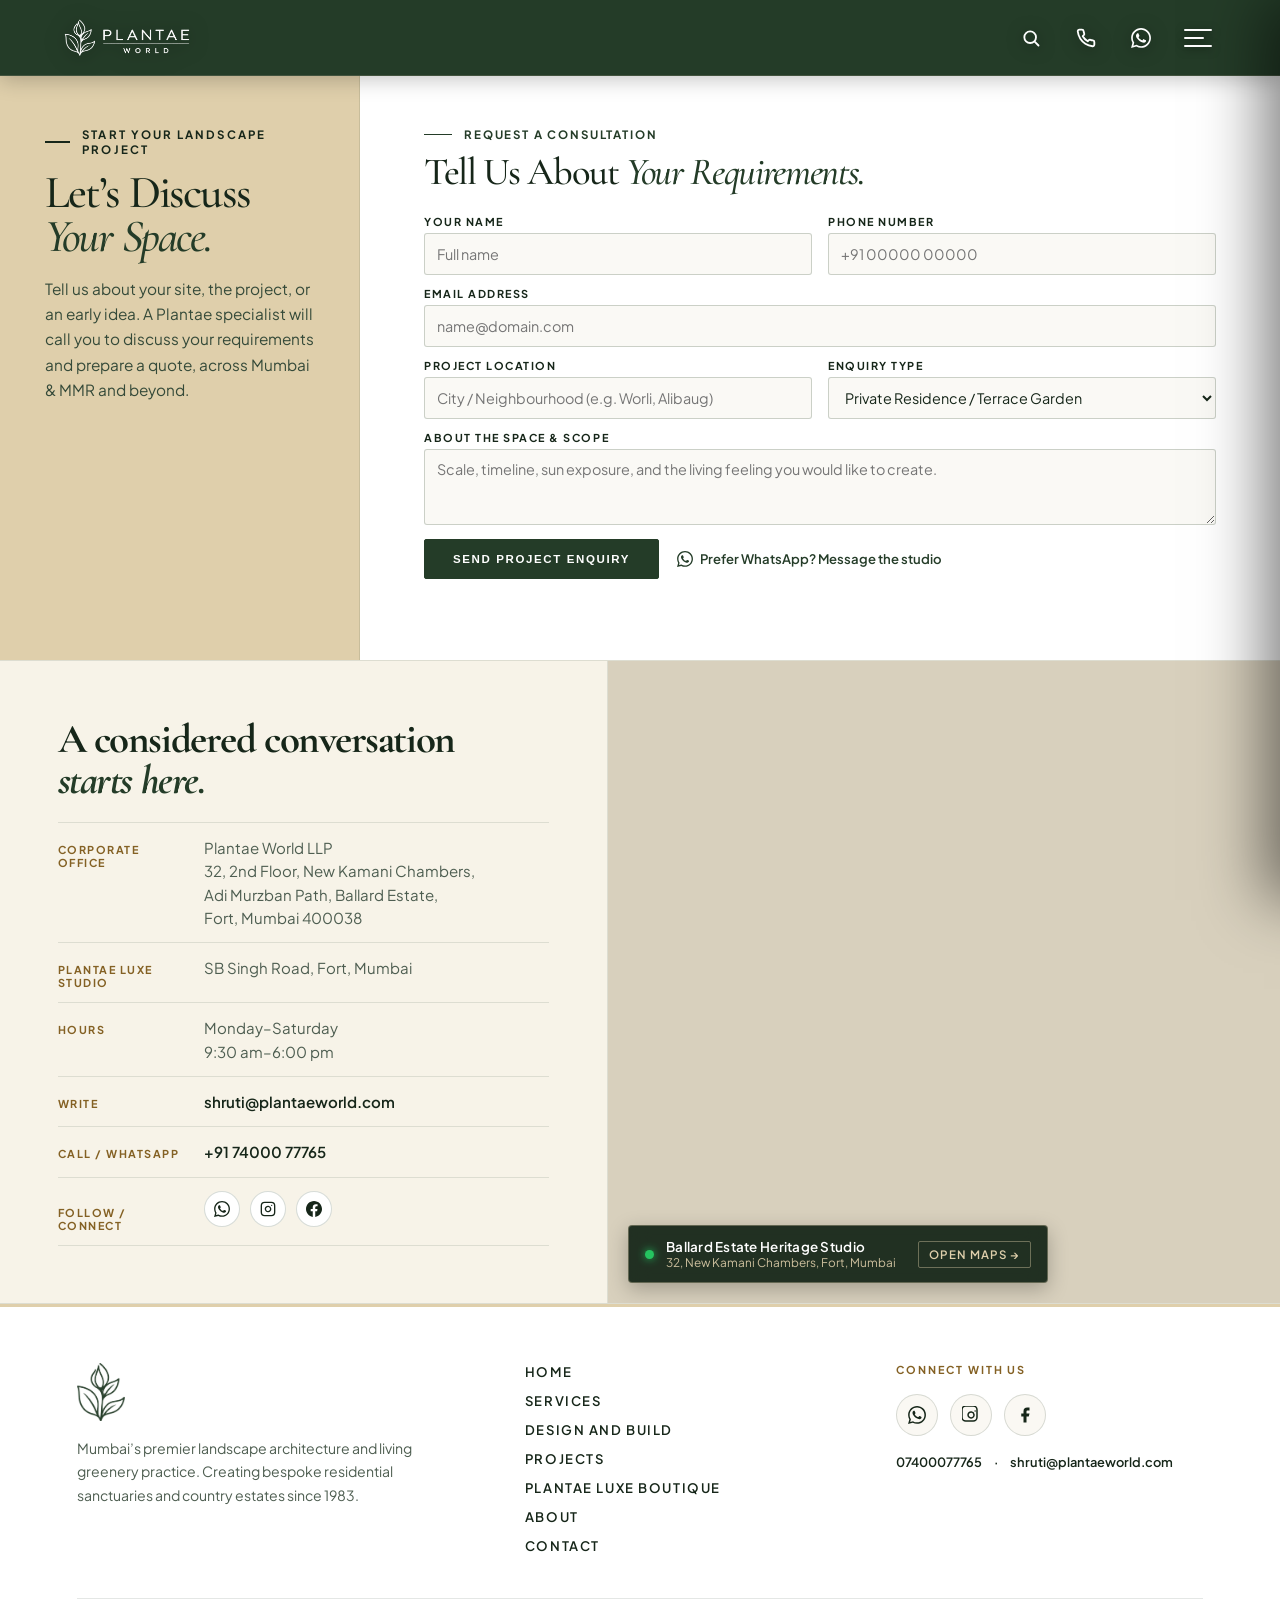
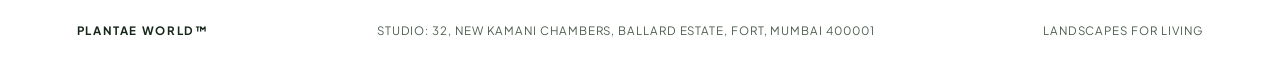
<file: contact.html>
<!doctype html>
<html lang="en">
<head>
  <meta charset="utf-8" />
  <meta name="viewport" content="width=device-width, initial-scale=1" /><meta name="robots" content="noindex, nofollow, noarchive, nosnippet" />
  <meta name="theme-color" content="#0b0f0c" />
  <meta name="description" content="Contact Plantae World in Ballard Estate, Mumbai to discuss landscape architecture, living walls, botanical art, and plant care." />
  <title>Contact Plantae World — Landscape Design Studio in Mumbai</title>
  <link rel="preconnect" href="https://fonts.googleapis.com" />
  <link rel="preconnect" href="https://fonts.gstatic.com" crossorigin />
  <link href="https://fonts.googleapis.com/css2?family=Cormorant+Garamond:ital,wght@0,400;0,500;0,600;0,700;1,400;1,500&family=Plus+Jakarta+Sans:wght@400;500;600;700&display=swap" rel="stylesheet" />
  <link rel="stylesheet" href="nav-drawer.css?v=5.1" />
  <link rel="stylesheet" href="search.css?v=1.2" />
  <link rel="stylesheet" href="site-pages.css?v=3.0" />
  <link rel="stylesheet" href="contact.css?v=4.0" />

  <link rel="canonical" href="https://plantaeworld.com/contact.html" />
  <meta property="og:type" content="website" />
  <meta property="og:locale" content="en_IN" />
  <meta property="og:site_name" content="Plantae World" />
  <meta property="og:title" content="Contact Plantae World — Landscape Design Studio in Mumbai" />
  <meta property="og:description" content="Contact Plantae World in Ballard Estate, Mumbai to discuss landscape architecture, living walls, botanical art, and plant care." />
  <meta property="og:url" content="https://plantaeworld.com/contact.html" />
  <meta property="og:image" content="https://plantaeworld.com/assets/images/work-mumbai-penthouse.jpg" />
  <meta name="twitter:card" content="summary_large_image" />
  <meta name="twitter:title" content="Contact Plantae World — Landscape Design Studio in Mumbai" />
  <meta name="twitter:description" content="Contact Plantae World in Ballard Estate, Mumbai to discuss landscape architecture, living walls, botanical art, and plant care." />
  <meta name="twitter:image" content="https://plantaeworld.com/assets/images/work-mumbai-penthouse.jpg" />

  <script type="application/ld+json">{"@context":"https://schema.org","@type":"ContactPage","name":"Contact Plantae World","url":"https://plantaeworld.com/contact.html","mainEntity":{"@id":"https://plantaeworld.com/#business"}}</script>
  <script>
    // Bulletproof Navigation Drawer & Header Controller
    function openNavDrawer() {
      var d = document.getElementById('navDrawer');
      var b = document.getElementById('navDrawerBackdrop');
      var btn = document.getElementById('openNavDrawer');
      if (d) {
        d.classList.add('is-open');
        d.setAttribute('aria-hidden', 'false');
      }
      if (b) {
        b.classList.add('is-open');
        b.setAttribute('aria-hidden', 'false');
      }
      if (btn) btn.setAttribute('aria-expanded', 'true');
      document.body.style.overflow = 'hidden';
    }
    window.openNavDrawer = openNavDrawer;

    function closeNavDrawer() {
      var d = document.getElementById('navDrawer');
      var b = document.getElementById('navDrawerBackdrop');
      var btn = document.getElementById('openNavDrawer');
      if (d) {
        d.classList.remove('is-open');
        d.setAttribute('aria-hidden', 'true');
      }
      if (b) {
        b.classList.remove('is-open');
        b.setAttribute('aria-hidden', 'true');
      }
      if (btn) btn.setAttribute('aria-expanded', 'false');
      document.body.style.overflow = '';
    }
    window.closeNavDrawer = closeNavDrawer;

    (function() {
      function updateHeaderScroll() {
        var h = document.getElementById('siteHeader') || document.querySelector('.site-header');
        if (!h) return;
        var y = window.scrollY || window.pageYOffset || (document.documentElement && document.documentElement.scrollTop) || (document.body && document.body.scrollTop) || 0;
        if (y > 20) {
          h.classList.add('is-scrolled');
        } else {
          h.classList.remove('is-scrolled');
        }
      }
      window.addEventListener('scroll', updateHeaderScroll, { passive: true, capture: true });
      document.addEventListener('scroll', updateHeaderScroll, { passive: true, capture: true });
      window.addEventListener('wheel', function() { requestAnimationFrame(updateHeaderScroll); }, { passive: true });
      window.addEventListener('touchmove', function() { requestAnimationFrame(updateHeaderScroll); }, { passive: true });
      document.addEventListener('DOMContentLoaded', updateHeaderScroll);
      window.addEventListener('load', updateHeaderScroll);
      window.updateSiteHeaderScroll = updateHeaderScroll;
    })();

    // Early click delegation for menu buttons
    document.addEventListener('click', function(e) {
      if (e.target.closest('#openNavDrawer, .header-menu-btn')) {
        e.preventDefault();
        openNavDrawer();
      } else if (e.target.closest('#closeNavDrawer, .nav-drawer-close, #navDrawerBackdrop')) {
        e.preventDefault();
        closeNavDrawer();
      }
    }, true);
  </script>
</head>
<body class="contact-page">
  <!-- Site Header -->
  <header class="site-header" id="siteHeader">
    <a class="brand" href="index.html" aria-label="Plantae World home">
      <img class="brand-logo" src="assets/brand/logo-plantae-world-white.png" alt="Plantae World" />
    </a>

    <div class="header-actions">
      <a class="header-action-btn header-call-btn" href="tel:07400077765" aria-label="Call Plantae World 07400077765">
        <svg viewBox="0 0 24 24" fill="none" stroke="currentColor" stroke-width="2.2" stroke-linecap="round" stroke-linejoin="round" aria-hidden="true"><path d="M22 16.92v3a2 2 0 0 1-2.18 2 19.79 19.79 0 0 1-8.63-3.07 19.5 19.5 0 0 1-6-6 19.79 19.79 0 0 1-3.07-8.67A2 2 0 0 1 4.11 2h3a2 2 0 0 1 2 1.72 12.84 12.84 0 0 0 .7 2.81 2 2 0 0 1-.45 2.11L8.09 9.91a16 16 0 0 0 6 6l1.27-1.27a2 2 0 0 1 2.11-.45 12.84 12.84 0 0 0 2.81.7A2 2 0 0 1 22 16.92z"/></svg>
      </a>
      <a class="header-action-btn header-wa-btn" href="https://wa.me/917400077765?text=Hi%20Plantae%20World%2C%20I%20would%20like%20to%20enquire%20about%20a%20landscaping%20project" target="_blank" rel="noopener noreferrer" aria-label="Chat on WhatsApp">
        <svg viewBox="0 0 24 24" fill="currentColor" aria-hidden="true"><path d="M.057 24l1.687-6.163c-1.041-1.804-1.588-3.849-1.587-5.946.003-6.556 5.338-11.891 11.893-11.891 3.181.001 6.167 1.24 8.413 3.488 2.245 2.248 3.481 5.236 3.48 8.414-.003 6.557-5.338 11.892-11.893 11.892-1.99-.001-3.951-.5-5.688-1.448l-6.305 1.654zm6.597-3.807c1.676.995 3.276 1.591 5.392 1.592 5.448 0 9.886-4.434 9.889-9.885.002-5.462-4.415-9.89-9.881-9.892-5.452 0-9.887 4.434-9.889 9.884-.001 2.225.651 3.891 1.746 5.634l-.999 3.648 3.742-.981zm11.387-5.464c-.074-.124-.272-.198-.57-.347-.297-.149-1.758-.868-2.031-.967-.272-.099-.47-.149-.669.149-.198.297-.768.967-.941 1.165-.173.198-.347.223-.644.074-.297-.149-1.255-.462-2.39-1.475-.883-.788-1.48-1.761-1.653-2.059-.173-.297-.018-.458.13-.606.134-.133.297-.347.446-.521.151-.172.2-.296.3-.495.099-.198.05-.372-.025-.521-.075-.148-.669-1.611-.916-2.206-.242-.579-.487-.501-.669-.51l-.57-.01c-.198 0-.52.074-.792.372s-1.04 1.016-1.04 2.479 1.065 2.876 1.213 3.074c.149.198 2.095 3.2 5.076 4.487.709.306 1.263.489 1.694.626.712.226 1.36.194 1.872.118.571-.085 1.758-.719 2.006-1.413.248-.695.248-1.29.173-1.414z"/></svg>
      </a>
      <button class="header-menu-btn" id="openNavDrawer" type="button" aria-expanded="false" aria-controls="navDrawer" aria-label="Open Navigation Menu" onclick="openNavDrawer()">
        <span class="menu-icon-lines" aria-hidden="true">
          <span class="line line-1"></span>
          <span class="line line-2"></span>
          <span class="line line-3"></span>
        </span>
      </button>
    </div>
  </header>

  <!-- Navigation Drawer Backdrop -->
  <div class="nav-drawer-backdrop" id="navDrawerBackdrop" aria-hidden="true" onclick="closeNavDrawer()"></div>

  <!-- Off-Canvas Luxury Slide-in Drawer -->
  <aside class="nav-drawer" id="navDrawer" aria-label="Site Navigation" aria-hidden="true">
    <div class="nav-drawer-header">
      <a class="nav-drawer-brand" href="index.html" aria-label="Plantae World">
        <img src="assets/brand/logo-plantae-world-white.png" alt="Plantae World" />
      </a>
      <button class="nav-drawer-close" id="closeNavDrawer" type="button" aria-label="Close navigation menu" onclick="closeNavDrawer()">
        <svg width="20" height="20" viewBox="0 0 24 24" fill="none" stroke="currentColor" stroke-width="2.2"><path d="M18 6L6 18M6 6l12 12"/></svg>
      </button>
    </div>

    <div class="nav-drawer-body">
      <nav class="drawer-nav-list" aria-label="Drawer Navigation">
        <a class="drawer-nav-link" href="index.html">
          <span class="drawer-link-text">Home</span>
        </a>
        <a class="drawer-nav-link" href="services.html">
          <span class="drawer-link-text">Services</span>
        </a>
        <a class="drawer-nav-link" href="design-and-build.html">
          <span class="drawer-link-text">Design and Build</span>
        </a>
        <a class="drawer-nav-link" href="selected-works.html">
          <span class="drawer-link-text">Projects</span>
        </a>
        <a class="drawer-nav-link" href="plantae-luxe.html">
          <span class="drawer-link-text">Plantae Luxe Boutique</span>
        </a>
        <a class="drawer-nav-link" href="about.html">
          <span class="drawer-link-text">About</span>
        </a>
        <a class="drawer-nav-link is-active" href="contact.html">
          <span class="drawer-link-text">Contact</span>
        </a>
      </nav>
    </div>

    <div class="nav-drawer-footer">
      <div class="drawer-contact-block">
        <p class="drawer-block-title">Studio & Consultation</p>
        <address class="drawer-address">
          32, New Kamani Chambers, Adi Marzaban Path,<br>
          Ballard Estate, Fort, Mumbai 400001
        </address>

        <div class="drawer-contact-links">
          <div class="drawer-phone-wa-row">
            <a class="drawer-contact-link" href="tel:07400077765" aria-label="Call 07400077765">
              <svg viewBox="0 0 24 24" fill="none" stroke="currentColor" stroke-width="2.2" stroke-linecap="round" stroke-linejoin="round" aria-hidden="true"><path d="M22 16.92v3a2 2 0 0 1-2.18 2 19.79 19.79 0 0 1-8.63-3.07 19.5 19.5 0 0 1-6-6 19.79 19.79 0 0 1-3.07-8.67A2 2 0 0 1 4.11 2h3a2 2 0 0 1 2 1.72 12.84 12.84 0 0 0 .7 2.81 2 2 0 0 1-.45 2.11L8.09 9.91a16 16 0 0 0 6 6l1.27-1.27a2 2 0 0 1 2.11-.45 12.84 12.84 0 0 0 2.81.7A2 2 0 0 1 22 16.92z"/></svg>
              <span>07400077765</span>
            </a>
            <span class="drawer-divider">·</span>
            <a class="drawer-contact-link" href="https://wa.me/917400077765?text=Hi%20Plantae%20World%2C%20I%20would%20like%20to%20enquire%20about%20a%20landscaping%20project" target="_blank" rel="noopener noreferrer" aria-label="WhatsApp 07400077765">
              <svg viewBox="0 0 24 24" fill="currentColor" aria-hidden="true"><path d="M.057 24l1.687-6.163c-1.041-1.804-1.588-3.849-1.587-5.946.003-6.556 5.338-11.891 11.893-11.891 3.181.001 6.167 1.24 8.413 3.488 2.245 2.248 3.481 5.236 3.48 8.414-.003 6.557-5.338 11.892-11.893 11.892-1.99-.001-3.951-.5-5.688-1.448l-6.305 1.654zm6.597-3.807c1.676.995 3.276 1.591 5.392 1.592 5.448 0 9.886-4.434 9.889-9.885.002-5.462-4.415-9.89-9.881-9.892-5.452 0-9.887 4.434-9.889 9.884-.001 2.225.651 3.891 1.746 5.634l-.999 3.648 3.742-.981zm11.387-5.464c-.074-.124-.272-.198-.57-.347-.297-.149-1.758-.868-2.031-.967-.272-.099-.47-.149-.669.149-.198.297-.768.967-.941 1.165-.173.198-.347.223-.644.074-.297-.149-1.255-.462-2.39-1.475-.883-.788-1.48-1.761-1.653-2.059-.173-.297-.018-.458.13-.606.134-.133.297-.347.446-.521.151-.172.2-.296.3-.495.099-.198.05-.372-.025-.521-.075-.148-.669-1.611-.916-2.206-.242-.579-.487-.501-.669-.51l-.57-.01c-.198 0-.52.074-.792.372s-1.04 1.016-1.04 2.479 1.065 2.876 1.213 3.074c.149.198 2.095 3.2 5.076 4.487.709.306 1.263.489 1.694.626.712.226 1.36.194 1.872.118.571-.085 1.758-.719 2.006-1.413.248-.695.248-1.29.173-1.414z"/></svg>
              <span>WhatsApp</span>
            </a>
          </div>
          <a class="drawer-contact-link" href="mailto:shruti@plantaeworld.com">
            <svg viewBox="0 0 24 24" fill="none" stroke="currentColor" stroke-width="2.2" stroke-linecap="round" stroke-linejoin="round" aria-hidden="true"><rect width="20" height="16" x="2" y="4" rx="2"/><path d="m22 7-8.97 5.7a1.94 1.94 0 0 1-2.06 0L2 7"/></svg>
            <span>shruti@plantaeworld.com</span>
          </a>
        </div>
      </div>
      <button class="drawer-quote-btn" type="button" onclick="closeNavDrawer(); openConsultModal();">Request a Call</button>
    </div>
  </aside>

  <main>
    <!-- Section 1: Hero Editorial Greeting (Thinner Left) + Project Enquiry Form (Right) -->
    <section class="page-hero contact-hero" aria-labelledby="contact-title">
      <!-- Left Column: Slimmer Editorial Greeting Card -->
      <div class="page-hero-copy contact-intro">
        <p class="kicker" style="color: var(--leaf-deep, #162619); font-weight: 700; letter-spacing: 0.18em;">START YOUR LANDSCAPE PROJECT</p>
        <h1 class="display" id="contact-title">Let’s Discuss<br /><em>Your Space.</em></h1>
        <p class="lede">Tell us about your site, the project, or an early idea. A Plantae specialist will call you to discuss your requirements and prepare a quote, across Mumbai &amp; MMR and beyond.</p>
      </div>

      <!-- Right Column: Project Enquiry Form Beside Hero -->
      <div class="contact-form-panel" id="enquire" aria-labelledby="enquiry-title">
        <div class="contact-form-header">
          <p class="kicker" style="color: var(--leaf, #243c28); font-weight: 700; letter-spacing: 0.16em;">REQUEST A CONSULTATION</p>
          <h2 class="form-title" id="enquiry-title">Tell Us About <em>Your Requirements.</em></h2>
        </div>

        <form class="form contact-form" data-consultation-form action="https://api.web3forms.com/submit" method="POST">
          <input type="hidden" name="access_key" value="c1cc1b2c-c86d-4ac2-8fa3-909d81bf6cf6" />
          <input type="hidden" name="subject" value="New Project Inquiry — Plantae World Contact Form" />
          <input type="hidden" name="from_name" value="Plantae World Website" />
          <input type="checkbox" name="botcheck" class="hidden" style="display: none;" />

          <div class="field">
            <label for="name">Your Name</label>
            <input id="name" name="Name" autocomplete="name" placeholder="Full name" minlength="2" maxlength="80" required />
          </div>
          <div class="field">
            <label for="phone">Phone Number</label>
            <input id="phone" type="tel" name="Phone" autocomplete="tel" inputmode="tel" placeholder="+91 00000 00000" maxlength="20" pattern="^(\+?[0-9\s\-()]{7,20})$" title="Please enter a valid phone number" required />
          </div>
          <div class="field full">
            <label for="email">Email Address</label>
            <input id="email" type="email" name="Email" autocomplete="email" placeholder="name@domain.com" maxlength="100" required />
          </div>
          <div class="field">
            <label for="city">Project Location</label>
            <input id="city" name="Location" placeholder="City / Neighbourhood (e.g. Worli, Alibaug)" maxlength="100" />
          </div>
          <div class="field">
            <label for="scope">Enquiry Type</label>
            <select id="scope" name="Enquiry type">
              <option>Private Residence / Terrace Garden</option>
              <option>Expert Plant Selection &amp; Nursery Visit</option>
              <option>Country Estate / Farmhouse Grounds</option>
              <option>Vertical Living Wall / Green Facade</option>
              <option>Hospitality or Commercial Landscape</option>
              <option>Botanical Styling / Luxe Salon</option>
              <option>Long-Term Botanical Stewardship &amp; AMC</option>
              <option>Other Enquiry</option>
            </select>
          </div>
          <div class="field full">
            <label for="message">About the Space &amp; Scope</label>
            <textarea id="message" name="Project details" rows="3" placeholder="Scale, timeline, sun exposure, and the living feeling you would like to create." maxlength="2000"></textarea>
          </div>
          <div class="field full form-submit-row">
            <div class="submit-action-line">
              <button class="submit" type="submit">Send Project Enquiry</button>
              <a class="whatsapp-contact" href="https://wa.me/917400077765?text=Hi%20Plantae%20World%2C%20I%20would%20like%20to%20enquire%20about%20a%20landscaping%20project" target="_blank" rel="noopener noreferrer">
                <svg viewBox="0 0 24 24" fill="currentColor" width="16" height="16" aria-hidden="true"><path d="M.057 24l1.687-6.163c-1.041-1.804-1.588-3.849-1.587-5.946.003-6.556 5.338-11.891 11.893-11.891 3.181.001 6.167 1.24 8.413 3.488 2.245 2.248 3.481 5.236 3.48 8.414-.003 6.557-5.338 11.892-11.893 11.892-1.99-.001-3.951-.5-5.688-1.448l-6.305 1.654zm6.597-3.807c1.676.995 3.276 1.591 5.392 1.592 5.448 0 9.886-4.434 9.889-9.885.002-5.462-4.415-9.89-9.881-9.892-5.452 0-9.887 4.434-9.889 9.884-.001 2.225.651 3.891 1.746 5.634l-.999 3.648 3.742-.981zm11.387-5.464c-.074-.124-.272-.198-.57-.347-.297-.149-1.758-.868-2.031-.967-.272-.099-.47-.149-.669.149-.198.297-.768.967-.941 1.165-.173.198-.347.223-.644.074-.297-.149-1.255-.462-2.39-1.475-.883-.788-1.48-1.761-1.653-2.059-.173-.297-.018-.458.13-.606.134-.133.297-.347.446-.521.151-.172.2-.296.3-.495.099-.198.05-.372-.025-.521-.075-.148-.669-1.611-.916-2.206-.242-.579-.487-.501-.669-.51l-.57-.01c-.198 0-.52.074-.792.372s-1.04 1.016-1.04 2.479 1.065 2.876 1.213 3.074c.149.198 2.095 3.2 5.076 4.487.709.306 1.263.489 1.694.626.712.226 1.36.194 1.872.118.571-.085 1.758-.719 2.006-1.413.248-.695.248-1.29.173-1.414z"/></svg>
                <span>Prefer WhatsApp? Message the studio</span>
              </a>
            </div>
            <p class="note" data-form-note aria-live="polite"></p>
          </div>
        </form>
      </div>
    </section>

    <!-- Section 2: Studio Details (Left) + Interactive Map (Right) -->
    <section class="contact-location-section" aria-labelledby="details-title">
      <!-- Left Column: Studio Contact & Operational Details -->
      <div class="contact-details-panel">
        <h2 class="details-lead" id="details-title">A considered conversation<br /><em>starts here.</em></h2>
        
        <div class="contact-list">
          <article>
            <b>Corporate Office</b>
            <address>Plantae World LLP<br />32, 2nd Floor, New Kamani Chambers,<br />Adi Murzban Path, Ballard Estate,<br />Fort, Mumbai 400038</address>
          </article>
          <article>
            <b>Plantae Luxe Studio</b>
            <address>SB Singh Road, Fort, Mumbai</address>
          </article>
          <article>
            <b>Hours</b>
            <p>Monday–Saturday<br />9:30 am–6:00 pm</p>
          </article>
          <article>
            <b>Write</b>
            <p><a href="mailto:shruti@plantaeworld.com">shruti@plantaeworld.com</a></p>
          </article>
          <article>
            <b>Call / WhatsApp</b>
            <p><a href="tel:+917400077765">+91 74000 77765</a></p>
          </article>
          <article>
            <b>Follow / Connect</b>
            <div class="contact-social-row">
              <a class="contact-social-btn btn-wa" href="https://wa.me/917400077765" target="_blank" rel="noopener noreferrer" aria-label="WhatsApp Plantae World">
                <svg viewBox="0 0 24 24" fill="currentColor" aria-hidden="true"><path d="M.057 24l1.687-6.163c-1.041-1.804-1.588-3.849-1.587-5.946.003-6.556 5.338-11.891 11.893-11.891 3.181.001 6.167 1.24 8.413 3.488 2.245 2.248 3.481 5.236 3.48 8.414-.003 6.557-5.338 11.892-11.893 11.892-1.99-.001-3.951-.5-5.688-1.448l-6.305 1.654zm6.597-3.807c1.676.995 3.276 1.591 5.392 1.592 5.448 0 9.886-4.434 9.889-9.885.002-5.462-4.415-9.89-9.881-9.892-5.452 0-9.887 4.434-9.889 9.884-.001 2.225.651 3.891 1.746 5.634l-.999 3.648 3.742-.981zm11.387-5.464c-.074-.124-.272-.198-.57-.347-.297-.149-1.758-.868-2.031-.967-.272-.099-.47-.149-.669.149-.198.297-.768.967-.941 1.165-.173.198-.347.223-.644.074-.297-.149-1.255-.462-2.39-1.475-.883-.788-1.48-1.761-1.653-2.059-.173-.297-.018-.458.13-.606.134-.133.297-.347.446-.521.151-.172.2-.296.3-.495.099-.198.05-.372-.025-.521-.075-.148-.669-1.611-.916-2.206-.242-.579-.487-.501-.669-.51l-.57-.01c-.198 0-.52.074-.792.372s-1.04 1.016-1.04 2.479 1.065 2.876 1.213 3.074c.149.198 2.095 3.2 5.076 4.487.709.306 1.263.489 1.694.626.712.226 1.36.194 1.872.118.571-.085 1.758-.719 2.006-1.413.248-.695.248-1.29.173-1.414z"/></svg>
              </a>
              <a class="contact-social-btn btn-ig" href="https://www.instagram.com/plantae.world" target="_blank" rel="noopener noreferrer" aria-label="Plantae World on Instagram">
                <svg viewBox="0 0 24 24" fill="none" stroke="currentColor" stroke-width="2" stroke-linecap="round" stroke-linejoin="round" aria-hidden="true"><rect x="2" y="2" width="20" height="20" rx="5" ry="5"></rect><path d="M16 11.37A4 4 0 1 1 12.63 8 4 4 0 0 1 16 11.37z"></path><line x1="17.5" y1="6.5" x2="17.51" y2="6.5"></line></svg>
              </a>
              <a class="contact-social-btn btn-fb" href="https://www.facebook.com/plantae.world" target="_blank" rel="noopener noreferrer" aria-label="Plantae World on Facebook">
                <svg viewBox="0 0 24 24" fill="currentColor" aria-hidden="true"><path d="M24 12.073c0-6.627-5.373-12-12-12s-12 5.373-12 12c0 5.99 4.388 10.954 10.125 11.854v-8.385H7.078v-3.47h3.047V9.43c0-3.007 1.792-4.669 4.533-4.669 1.312 0 2.686.235 2.686.235v2.953H15.83c-1.491 0-1.956.925-1.956 1.874v2.25h3.328l-.532 3.47h-2.796v8.385C19.612 23.027 24 18.062 24 12.073z"/></svg>
              </a>
            </div>
          </article>
        </div>
      </div>

      <!-- Right Column: Interactive Map Panel -->
      <div class="contact-map-panel">
        <iframe title="Plantae World office location in Ballard Estate, Mumbai" src="https://www.google.com/maps/embed?pb=!1m18!1m12!1m3!1d3773.978253186214!2d72.8361171759048!3d18.936199356191965!2m3!1f0!2f0!3f0!3m2!1i1024!2i768!4f13.1!3m3!1m2!1s0x3be7d1e2310afcc5%3A0x5a32506e789bc444!2sKamani%20Chambers%2C%20R%20Kamani%20Rd%2C%20Ballard%20Estate%2C%20Fort%2C%20Mumbai%2C%20Maharashtra%20400001!5e0!3m2!1sen!2sin!4v1710000000000!5m2!1sen!2sin" loading="lazy" referrerpolicy="no-referrer-when-downgrade" allowfullscreen></iframe>
        <div class="map-location-badge">
          <span class="badge-dot"></span>
          <div>
            <strong>Ballard Estate Heritage Studio</strong>
            <span>32, New Kamani Chambers, Fort, Mumbai</span>
          </div>
          <a class="badge-map-link" href="https://maps.google.com/?q=32+New+Kamani+Chambers+Ballard+Estate+Fort+Mumbai" target="_blank" rel="noopener noreferrer">Open Maps &rarr;</a>
        </div>
      </div>
    </section>
  </main>

  <!-- Luxury Minimalist 3-Column Footer -->
  <footer class="site-footer" id="siteFooter">
    <div class="footer-container">
      <div class="footer-main-row">
        <!-- Left: Standalone Botanical Emblem + Brief Summary -->
        <div class="footer-brand-side">
          <a class="footer-emblem-link" href="index.html" aria-label="Plantae World Home">
            <img class="footer-flower-emblem" src="assets/brand/emblem-plantae-dark.png" alt="Plantae World Botanical Emblem" />
          </a>
          <p class="footer-about-text">
            Mumbai’s premier landscape architecture and living greenery practice. Creating bespoke residential sanctuaries and country estates since 1983.
          </p>
        </div>

        <!-- Middle: Nav Links (Replicating Top Drawer Menu) -->
        <nav class="footer-nav-middle" aria-label="Footer Navigation">
          <a class="footer-nav-link" href="index.html">Home</a>
          <a class="footer-nav-link" href="services.html">Services</a>
          <a class="footer-nav-link" href="design-and-build.html">Design and Build</a>
          <a class="footer-nav-link" href="selected-works.html">Projects</a>
          <a class="footer-nav-link" href="plantae-luxe.html">Plantae Luxe Boutique</a>
          <a class="footer-nav-link" href="about.html">About</a>
          <a class="footer-nav-link" href="contact.html">Contact</a>
        </nav>

        <!-- Right: Social & Quick Contact -->
        <div class="footer-actions-right">
          <span class="footer-actions-label">Connect with Us</span>
          <div class="footer-social-icons">
            <a class="footer-icon-btn footer-btn-wa" href="https://wa.me/917400077765?text=Hi%20Plantae%20World%2C%20I%20would%20like%20to%20enquire%20about%20a%20landscaping%20project" target="_blank" rel="noopener noreferrer" aria-label="Chat on WhatsApp">
              <svg viewBox="0 0 24 24" fill="currentColor" aria-hidden="true"><path d="M.057 24l1.687-6.163c-1.041-1.804-1.588-3.849-1.587-5.946.003-6.556 5.338-11.891 11.893-11.891 3.181.001 6.167 1.24 8.413 3.488 2.245 2.248 3.481 5.236 3.48 8.414-.003 6.557-5.338 11.892-11.893 11.892-1.99-.001-3.951-.5-5.688-1.448l-6.305 1.654zm6.597-3.807c1.676.995 3.276 1.591 5.392 1.592 5.448 0 9.886-4.434 9.889-9.885.002-5.462-4.415-9.89-9.881-9.892-5.452 0-9.887 4.434-9.889 9.884-.001 2.225.651 3.891 1.746 5.634l-.999 3.648 3.742-.981zm11.387-5.464c-.074-.124-.272-.198-.57-.347-.297-.149-1.758-.868-2.031-.967-.272-.099-.47-.149-.669.149-.198.297-.768.967-.941 1.165-.173.198-.347.223-.644.074-.297-.149-1.255-.462-2.39-1.475-.883-.788-1.48-1.761-1.653-2.059-.173-.297-.018-.458.13-.606.134-.133.297-.347.446-.521.151-.172.2-.296.3-.495.099-.198.05-.372-.025-.521-.075-.148-.669-1.611-.916-2.206-.242-.579-.487-.501-.669-.51l-.57-.01c-.198 0-.52.074-.792.372s-1.04 1.016-1.04 2.479 1.065 2.876 1.213 3.074c.149.198 2.095 3.2 5.076 4.487.709.306 1.263.489 1.694.626.712.226 1.36.194 1.872.118.571-.085 1.758-.719 2.006-1.413.248-.695.248-1.29.173-1.414z"/></svg>
            </a>
            <a class="footer-icon-btn footer-btn-ig" href="https://www.instagram.com/plantae.world" target="_blank" rel="noopener noreferrer" aria-label="Follow Plantae World on Instagram">
              <svg viewBox="0 0 24 24" fill="none" stroke="currentColor" stroke-width="2" stroke-linecap="round" stroke-linejoin="round" aria-hidden="true"><rect width="20" height="20" rx="5" ry="5"/><path d="M16 11.37A4 4 0 1 1 12.63 8 4 4 0 0 1 16 11.37z"/><line x1="17.5" y1="6.5" x2="17.51" y2="6.5"/></svg>
            </a>
            <a class="footer-icon-btn footer-btn-fb" href="https://www.facebook.com/plantae.world" target="_blank" rel="noopener noreferrer" aria-label="Follow Plantae World on Facebook">
              <svg viewBox="0 0 24 24" fill="currentColor" aria-hidden="true"><path d="M18 2h-3a5 5 0 0 0-5 5v3H7v4h3v8h4v-8h3l1-4h-4V7a1 1 0 0 1 1-1h3z"/></svg>
            </a>
          </div>
          <div class="footer-contact-quick">
            <a href="tel:07400077765">07400077765</a>
            <span>·</span>
            <a href="mailto:shruti@plantaeworld.com">shruti@plantaeworld.com</a>
          </div>
        </div>
      </div>

      <!-- Bottom Bar: Copyright & Location -->
      <div class="footer-bottom-row">
        <span class="footer-bottom-brand">Plantae World™</span>
        <span class="footer-bottom-address">Studio: 32, New Kamani Chambers, Ballard Estate, Fort, Mumbai 400001</span>
        <span class="footer-bottom-tagline">Landscapes for Living</span>
      </div>
    </div>
  </footer>

  <script src="assets-map.js"></script>
  <script src="site-pages.js?v=4.0"></script>
  <script src="nav.js?v=4.0"></script>
  <script src="search-index.js?v=2.1"></script>
  <script src="search.js?v=1.2" defer></script>
  <script>
    (function() {
      var form = document.querySelector('.contact-form');
      if (!form) return;
      var note = form.querySelector('[data-form-note]') || document.querySelector('[data-form-note]');
      var submitBtn = form.querySelector('button[type="submit"]');

      form.addEventListener('submit', function(e) {
        e.preventDefault();
        e.stopImmediatePropagation();

        var originalBtnText = submitBtn ? submitBtn.textContent : 'Send Project Enquiry';
        if (submitBtn) {
          submitBtn.disabled = true;
          submitBtn.textContent = 'Sending Enquiry...';
        }
        if (note) {
          note.textContent = 'Delivering your project enquiry...';
          note.style.color = '#384c3c';
        }

        var formData = new FormData(form);

        fetch('https://api.web3forms.com/submit', {
          method: 'POST',
          body: formData
        })
        .then(function(res) { return res.json(); })
        .then(function(data) {
          if (data.success) {
            form.reset();
            if (submitBtn) {
              submitBtn.disabled = false;
              submitBtn.textContent = 'Enquiry Sent ✓';
              setTimeout(function() { submitBtn.textContent = originalBtnText; }, 5000);
            }
            if (note) {
              note.innerHTML = '<strong style="color: #1f6e37;">Thank you!</strong> Your project enquiry has been delivered directly to our team. We will review your site details and reply within 24 hours.';
              note.style.color = '#1f6e37';
            }
          } else {
            throw new Error(data.message || 'Submission error');
          }
        })
        .catch(function(err) {
          if (submitBtn) {
            submitBtn.disabled = false;
            submitBtn.textContent = originalBtnText;
          }
          if (note) {
            note.innerHTML = 'There was a brief network issue. Please message us directly on WhatsApp at <a href="https://wa.me/917400077765" target="_blank" rel="noopener noreferrer" style="text-decoration:underline; font-weight:600; color:inherit;">+91 74000 77765</a> or email <a href="mailto:shruti@plantaeworld.com" style="text-decoration:underline; color:inherit;">shruti@plantaeworld.com</a>.';
            note.style.color = '#a02b18';
          }
        });
      }, true);
    })();
  </script>
</body>
</html>
</file>
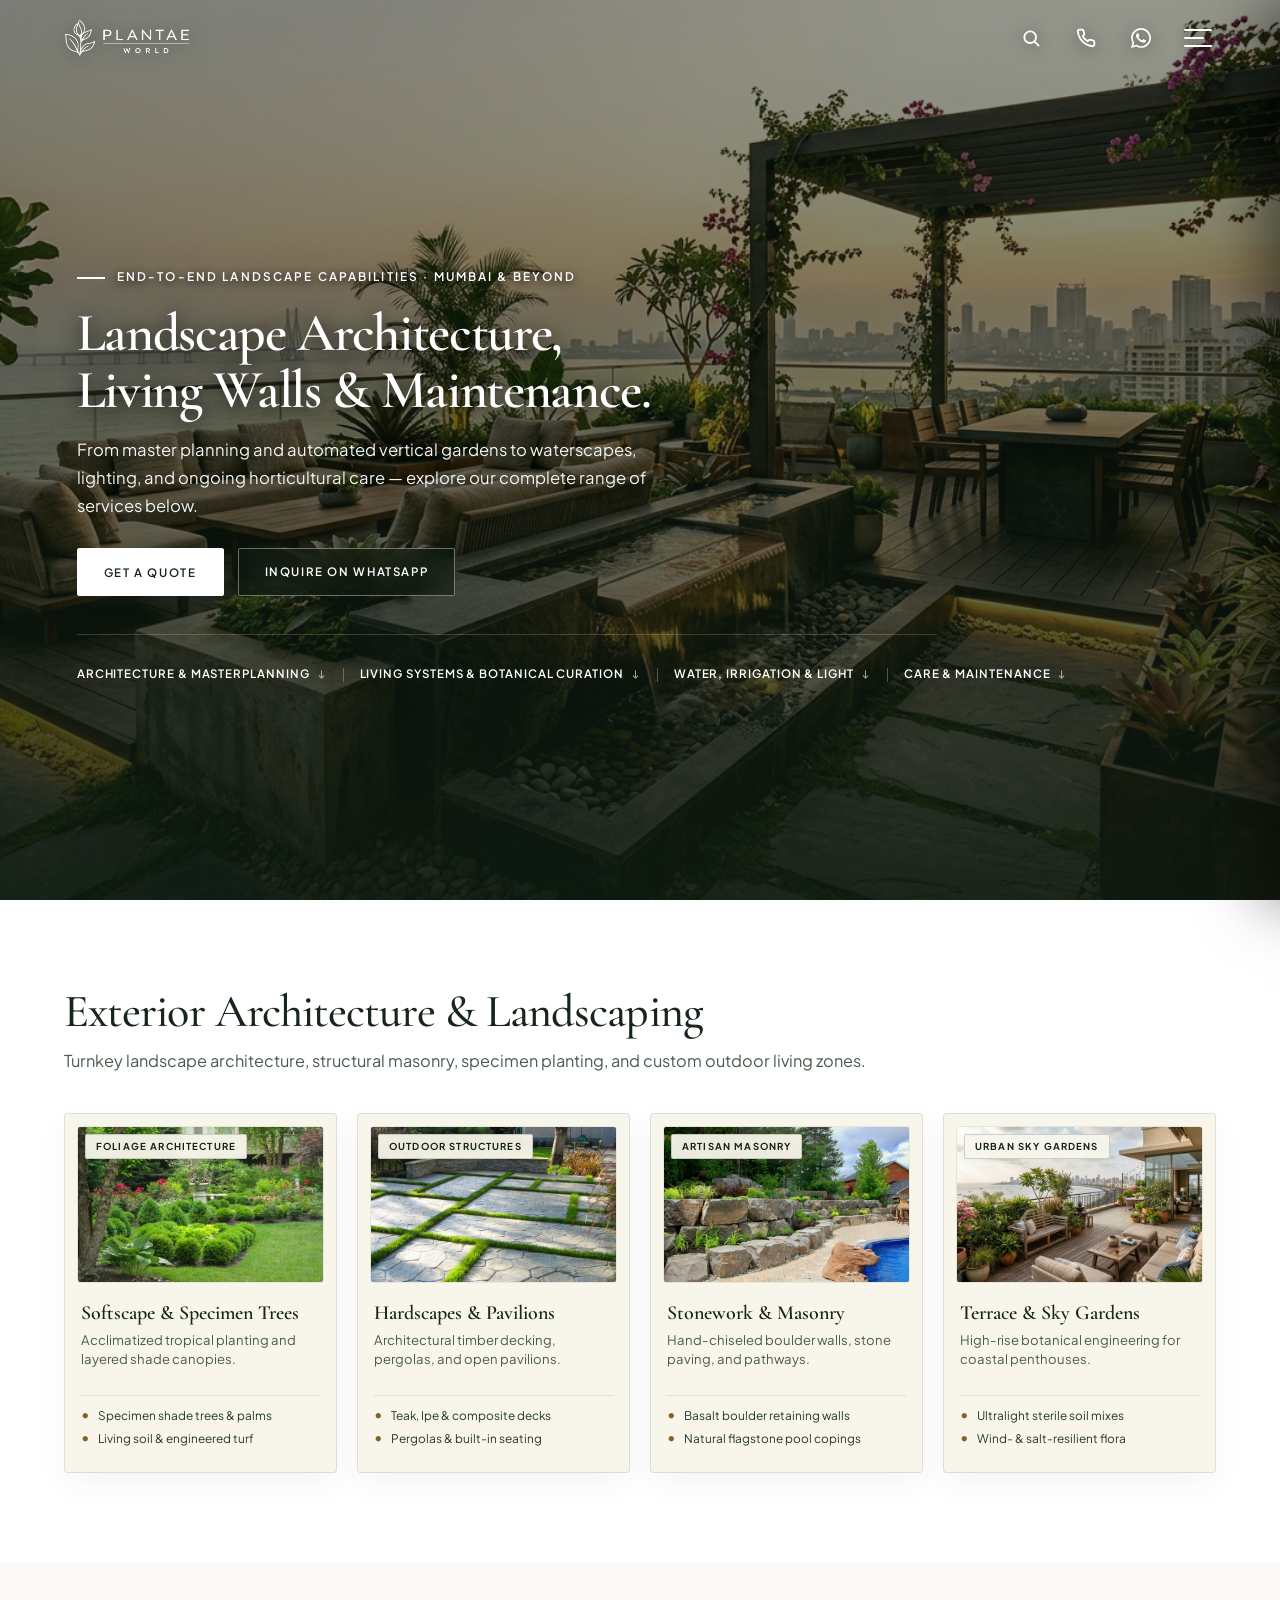
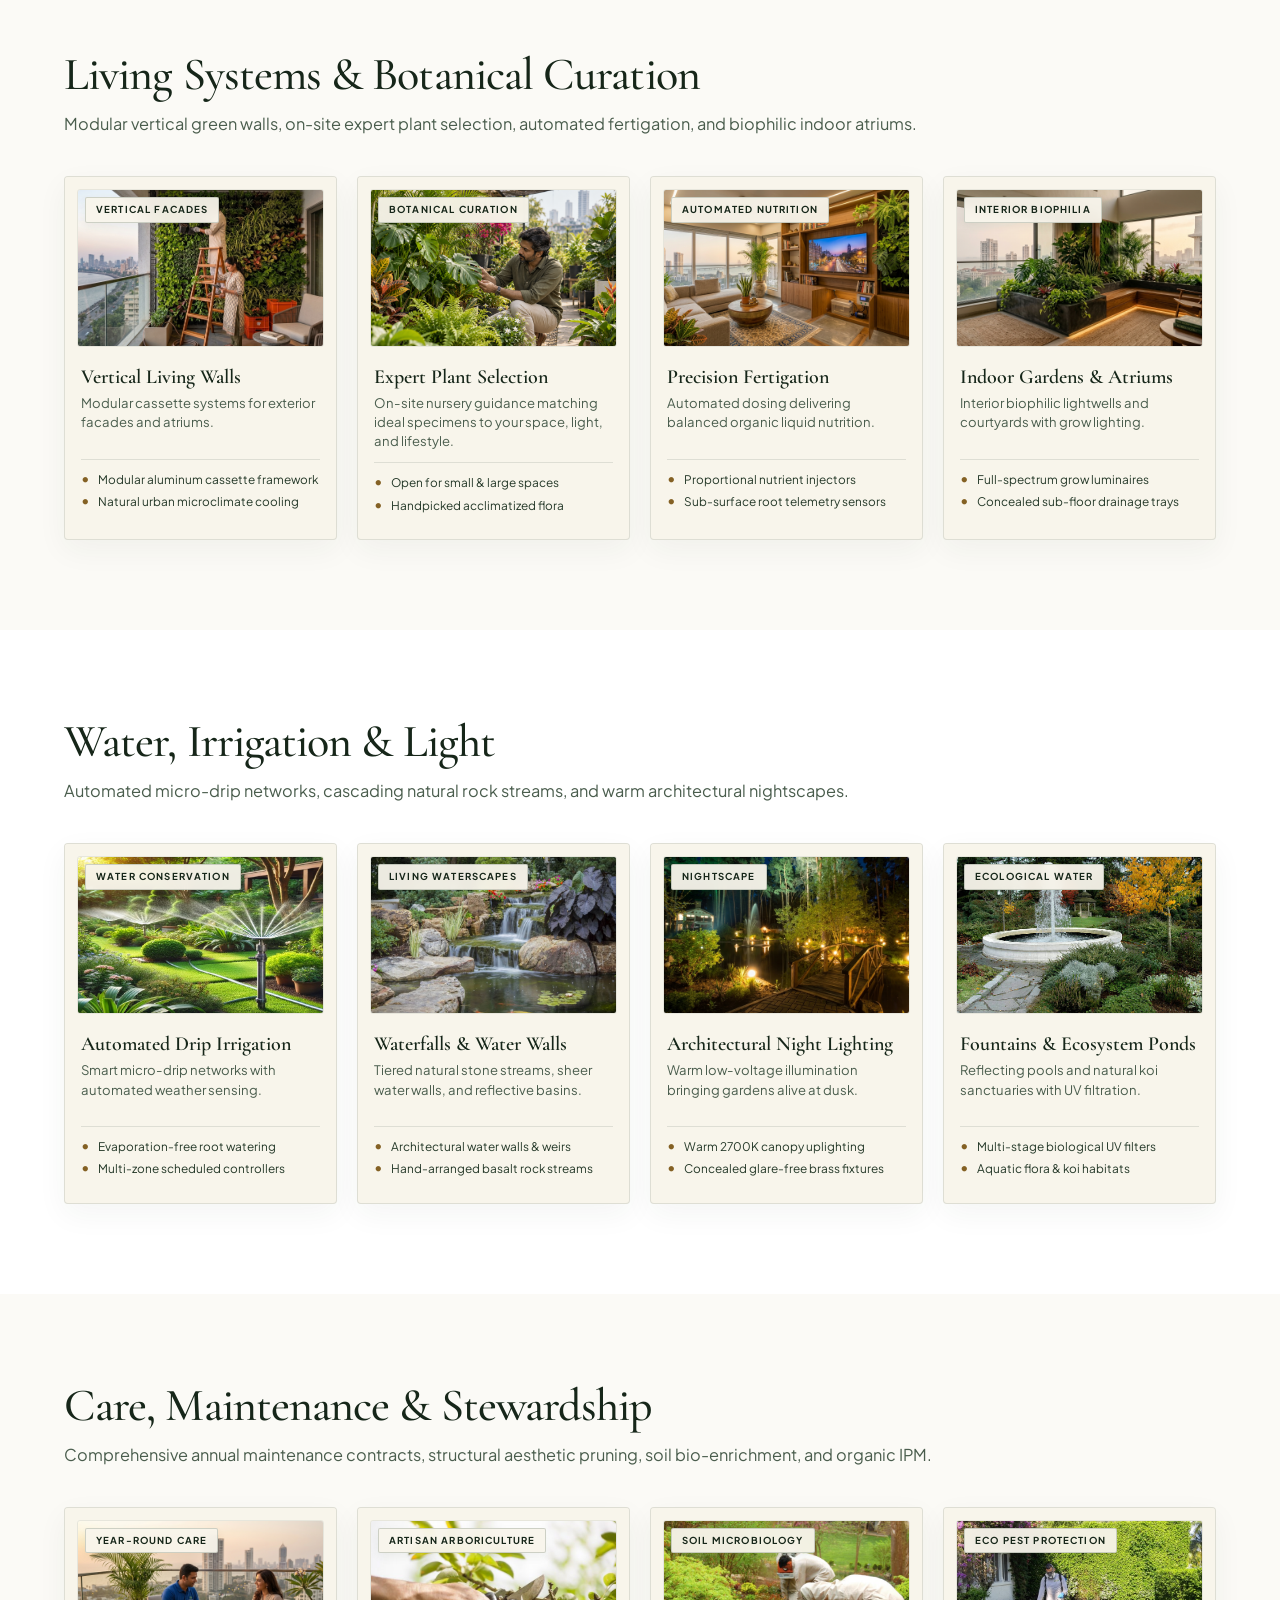
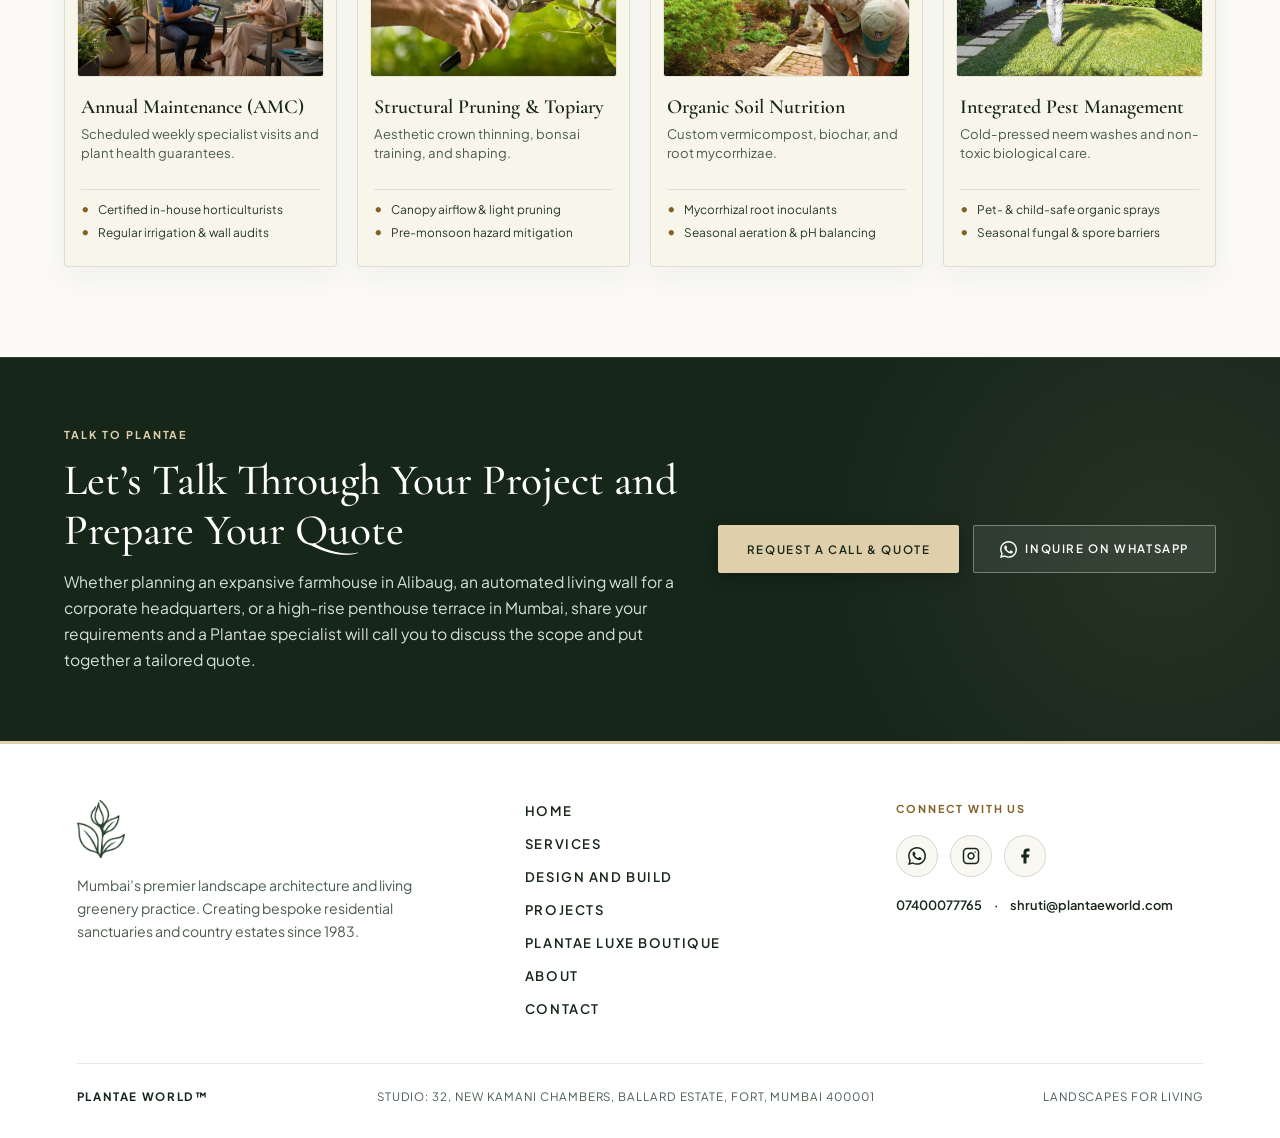
<file: services.html>
<!doctype html>
<html lang="en">
<head>
  <meta charset="utf-8" />
  <meta name="viewport" content="width=device-width, initial-scale=1" />
  <meta name="robots" content="noindex, nofollow, noarchive, nosnippet" />
  <meta name="description" content="Turnkey landscape architecture, automated living green walls, precision irrigation, water features, architectural lighting, and horticultural AMCs across Mumbai, Alibaug, and India." />
  <title>Landscape Architecture & Living Systems — Plantae World</title>
  
  <link rel="preconnect" href="https://fonts.googleapis.com" />
  <link rel="preconnect" href="https://fonts.gstatic.com" crossorigin />
  <link href="https://fonts.googleapis.com/css2?family=Cormorant+Garamond:ital,wght@0,400;0,500;0,600;0,700;1,400;1,500&family=Plus+Jakarta+Sans:wght@400;500;600;700&display=swap" rel="stylesheet" />
  
  <link rel="stylesheet" href="nav-drawer.css?v=5.1" />
  <link rel="stylesheet" href="search.css?v=1.2" />
  <link rel="stylesheet" href="services.css?v=4.0" />

  <script>
    // Bulletproof Navigation Drawer & Header Controller
    function openNavDrawer() {
      var d = document.getElementById('navDrawer');
      var b = document.getElementById('navDrawerBackdrop');
      var btn = document.getElementById('openNavDrawer');
      if (d) {
        d.classList.add('is-open');
        d.setAttribute('aria-hidden', 'false');
      }
      if (b) {
        b.classList.add('is-open');
        b.setAttribute('aria-hidden', 'false');
      }
      if (btn) btn.setAttribute('aria-expanded', 'true');
      document.body.style.overflow = 'hidden';
    }
    window.openNavDrawer = openNavDrawer;

    function closeNavDrawer() {
      var d = document.getElementById('navDrawer');
      var b = document.getElementById('navDrawerBackdrop');
      var btn = document.getElementById('openNavDrawer');
      if (d) {
        d.classList.remove('is-open');
        d.setAttribute('aria-hidden', 'true');
      }
      if (b) {
        b.classList.remove('is-open');
        b.setAttribute('aria-hidden', 'true');
      }
      if (btn) btn.setAttribute('aria-expanded', 'false');
      document.body.style.overflow = '';
    }
    window.closeNavDrawer = closeNavDrawer;

    // Request a Call & Quote Modal Controller
    function openConsultModal(scopeValue) {
      var m = document.getElementById('consultModal');
      var b = document.getElementById('consultModalBackdrop');
      if (m && b) {
        if (scopeValue) {
          var select = m.querySelector('#modal-scope');
          if (select) {
            for (var i = 0; i < select.options.length; i++) {
              if (select.options[i].text.indexOf(scopeValue) !== -1 || select.options[i].value.indexOf(scopeValue) !== -1) {
                select.selectedIndex = i;
                break;
              }
            }
          }
        }
        m.classList.add('is-open');
        m.setAttribute('aria-hidden', 'false');
        b.classList.add('is-open');
        b.setAttribute('aria-hidden', 'false');
        document.body.style.overflow = 'hidden';
        var firstInput = m.querySelector('input');
        if (firstInput) setTimeout(function() { firstInput.focus(); }, 100);
      }
    }
    window.openConsultModal = openConsultModal;

    function closeConsultModal() {
      var m = document.getElementById('consultModal');
      var b = document.getElementById('consultModalBackdrop');
      if (m && b) {
        m.classList.remove('is-open');
        m.setAttribute('aria-hidden', 'true');
        b.classList.remove('is-open');
        b.setAttribute('aria-hidden', 'true');
        document.body.style.overflow = '';
      }
    }
    window.closeConsultModal = closeConsultModal;

    (function() {
      function updateHeaderScroll() {
        var h = document.getElementById('siteHeader') || document.querySelector('.site-header');
        if (!h) return;
        var y = window.scrollY || window.pageYOffset || (document.documentElement && document.documentElement.scrollTop) || (document.body && document.body.scrollTop) || 0;
        if (y > 20) {
          h.classList.add('is-scrolled');
        } else {
          h.classList.remove('is-scrolled');
        }
      }
      window.addEventListener('scroll', updateHeaderScroll, { passive: true, capture: true });
      document.addEventListener('scroll', updateHeaderScroll, { passive: true, capture: true });
      window.addEventListener('wheel', function() { requestAnimationFrame(updateHeaderScroll); }, { passive: true });
      window.addEventListener('touchmove', function() { requestAnimationFrame(updateHeaderScroll); }, { passive: true });
      document.addEventListener('DOMContentLoaded', updateHeaderScroll);
      window.addEventListener('load', updateHeaderScroll);
      window.updateSiteHeaderScroll = updateHeaderScroll;
    })();

    // Early click delegation
    document.addEventListener('click', function(e) {
      if (e.target.closest('#openNavDrawer, .header-menu-btn')) {
        e.preventDefault();
        openNavDrawer();
      } else if (e.target.closest('#closeNavDrawer, .nav-drawer-close, #navDrawerBackdrop')) {
        e.preventDefault();
        closeNavDrawer();
      } else if (e.target.closest('[data-open-consultation]')) {
        e.preventDefault();
        openConsultModal();
      }
    }, true);

    // Escape Key Handler
    window.addEventListener('keydown', function(e) {
      if (e.key === 'Escape') {
        closeNavDrawer();
        closeConsultModal();
      }
    });
  </script>
</head>
<body class="services-page">

  <!-- Floating Luxury Site Header -->
  <header class="site-header" id="siteHeader">
    <a class="brand" href="index.html" aria-label="Plantae World home">
      <img class="brand-logo" src="assets/brand/logo-plantae-world-white.png" alt="Plantae World" />
    </a>

    <div class="header-actions">
      <a class="header-action-btn header-call-btn" href="tel:07400077765" aria-label="Call Plantae World 07400077765">
        <svg viewBox="0 0 24 24" fill="none" stroke="currentColor" stroke-width="2.2" stroke-linecap="round" stroke-linejoin="round" aria-hidden="true"><path d="M22 16.92v3a2 2 0 0 1-2.18 2 19.79 19.79 0 0 1-8.63-3.07 19.5 19.5 0 0 1-6-6 19.79 19.79 0 0 1-3.07-8.67A2 2 0 0 1 4.11 2h3a2 2 0 0 1 2 1.72 12.84 12.84 0 0 0 .7 2.81 2 2 0 0 1-.45 2.11L8.09 9.91a16 16 0 0 0 6 6l1.27-1.27a2 2 0 0 1 2.11-.45 12.84 12.84 0 0 0 2.81.7A2 2 0 0 1 22 16.92z"/></svg>
      </a>
      <a class="header-action-btn header-wa-btn" href="https://wa.me/917400077765?text=Hi%20Plantae%20World%2C%20I%20would%20like%20to%20enquire%20about%20a%20landscaping%20project" target="_blank" rel="noopener noreferrer" aria-label="Chat on WhatsApp">
        <svg viewBox="0 0 24 24" fill="currentColor" aria-hidden="true"><path d="M.057 24l1.687-6.163c-1.041-1.804-1.588-3.849-1.587-5.946.003-6.556 5.338-11.891 11.893-11.891 3.181.001 6.167 1.24 8.413 3.488 2.245 2.248 3.481 5.236 3.48 8.414-.003 6.557-5.338 11.892-11.893 11.892-1.99-.001-3.951-.5-5.688-1.448l-6.305 1.654zm6.597-3.807c1.676.995 3.276 1.591 5.392 1.592 5.448 0 9.886-4.434 9.889-9.885.002-5.462-4.415-9.89-9.881-9.892-5.452 0-9.887 4.434-9.889 9.884-.001 2.225.651 3.891 1.746 5.634l-.999 3.648 3.742-.981zm11.387-5.464c-.074-.124-.272-.198-.57-.347-.297-.149-1.758-.868-2.031-.967-.272-.099-.47-.149-.669.149-.198.297-.768.967-.941 1.165-.173.198-.347.223-.644.074-.297-.149-1.255-.462-2.39-1.475-.883-.788-1.48-1.761-1.653-2.059-.173-.297-.018-.458.13-.606.134-.133.297-.347.446-.521.151-.172.2-.296.3-.495.099-.198.05-.372-.025-.521-.075-.148-.669-1.611-.916-2.206-.242-.579-.487-.501-.669-.51l-.57-.01c-.198 0-.52.074-.792.372s-1.04 1.016-1.04 2.479 1.065 2.876 1.213 3.074c.149.198 2.095 3.2 5.076 4.487.709.306 1.263.489 1.694.626.712.226 1.36.194 1.872.118.571-.085 1.758-.719 2.006-1.413.248-.695.248-1.29.173-1.414z"/></svg>
      </a>
      <button class="header-menu-btn" id="openNavDrawer" type="button" aria-expanded="false" aria-controls="navDrawer" aria-label="Open Navigation Menu" onclick="openNavDrawer()">
        <span class="menu-icon-lines" aria-hidden="true">
          <span class="line line-1"></span>
          <span class="line line-2"></span>
          <span class="line line-3"></span>
        </span>
      </button>
    </div>
  </header>

  <!-- Navigation Drawer Backdrop -->
  <div class="nav-drawer-backdrop" id="navDrawerBackdrop" aria-hidden="true" onclick="closeNavDrawer()"></div>

  <!-- Off-Canvas Luxury Slide-in Drawer -->
  <aside class="nav-drawer" id="navDrawer" aria-label="Site Navigation" aria-hidden="true">
    <div class="nav-drawer-header">
      <a class="nav-drawer-brand" href="index.html" aria-label="Plantae World">
        <img src="assets/brand/logo-plantae-world-white.png" alt="Plantae World" />
      </a>
      <button class="nav-drawer-close" id="closeNavDrawer" type="button" aria-label="Close navigation menu" onclick="closeNavDrawer()">
        <svg width="20" height="20" viewBox="0 0 24 24" fill="none" stroke="currentColor" stroke-width="2.2"><path d="M18 6L6 18M6 6l12 12"/></svg>
      </button>
    </div>

    <div class="nav-drawer-body">
      <nav class="drawer-nav-list" aria-label="Drawer Navigation">
        <a class="drawer-nav-link" href="index.html">
          <span class="drawer-link-text">Home</span>
        </a>
        <a class="drawer-nav-link is-active" href="services.html">
          <span class="drawer-link-text">Services</span>
        </a>
        <a class="drawer-nav-link" href="design-and-build.html">
          <span class="drawer-link-text">Design and Build</span>
        </a>
        <a class="drawer-nav-link" href="selected-works.html">
          <span class="drawer-link-text">Projects</span>
        </a>
        <a class="drawer-nav-link" href="plantae-luxe.html">
          <span class="drawer-link-text">Plantae Luxe Boutique</span>
        </a>
        <a class="drawer-nav-link" href="about.html">
          <span class="drawer-link-text">About</span>
        </a>
        <a class="drawer-nav-link" href="contact.html">
          <span class="drawer-link-text">Contact</span>
        </a>
      </nav>
    </div>

    <div class="nav-drawer-footer">
      <div class="drawer-contact-block">
        <p class="drawer-block-title">Studio & Consultation</p>
        <address class="drawer-address">
          32, New Kamani Chambers, Adi Marzaban Path,<br>
          Ballard Estate, Fort, Mumbai 400001
        </address>

        <div class="drawer-contact-links">
          <div class="drawer-phone-wa-row">
            <a class="drawer-contact-link" href="tel:07400077765" aria-label="Call 07400077765">
              <svg viewBox="0 0 24 24" fill="none" stroke="currentColor" stroke-width="2.2" stroke-linecap="round" stroke-linejoin="round" aria-hidden="true"><path d="M22 16.92v3a2 2 0 0 1-2.18 2 19.79 19.79 0 0 1-8.63-3.07 19.5 19.5 0 0 1-6-6 19.79 19.79 0 0 1-3.07-8.67A2 2 0 0 1 4.11 2h3a2 2 0 0 1 2 1.72 12.84 12.84 0 0 0 .7 2.81 2 2 0 0 1-.45 2.11L8.09 9.91a16 16 0 0 0 6 6l1.27-1.27a2 2 0 0 1 2.11-.45 12.84 12.84 0 0 0 2.81.7A2 2 0 0 1 22 16.92z"/></svg>
              <span>07400077765</span>
            </a>
            <span class="drawer-divider">·</span>
            <a class="drawer-contact-link" href="https://wa.me/917400077765?text=Hi%20Plantae%20World%2C%20I%20would%20like%20to%20enquire%20about%20a%20landscaping%20project" target="_blank" rel="noopener noreferrer" aria-label="WhatsApp 07400077765">
              <svg viewBox="0 0 24 24" fill="currentColor" aria-hidden="true"><path d="M.057 24l1.687-6.163c-1.041-1.804-1.588-3.849-1.587-5.946.003-6.556 5.338-11.891 11.893-11.891 3.181.001 6.167 1.24 8.413 3.488 2.245 2.248 3.481 5.236 3.48 8.414-.003 6.557-5.338 11.892-11.893 11.892-1.99-.001-3.951-.5-5.688-1.448l-6.305 1.654zm6.597-3.807c1.676.995 3.276 1.591 5.392 1.592 5.448 0 9.886-4.434 9.889-9.885.002-5.462-4.415-9.89-9.881-9.892-5.452 0-9.887 4.434-9.889 9.884-.001 2.225.651 3.891 1.746 5.634l-.999 3.648 3.742-.981zm11.387-5.464c-.074-.124-.272-.198-.57-.347-.297-.149-1.758-.868-2.031-.967-.272-.099-.47-.149-.669.149-.198.297-.768.967-.941 1.165-.173.198-.347.223-.644.074-.297-.149-1.255-.462-2.39-1.475-.883-.788-1.48-1.761-1.653-2.059-.173-.297-.018-.458.13-.606.134-.133.297-.347.446-.521.151-.172.2-.296.3-.495.099-.198.05-.372-.025-.521-.075-.148-.669-1.611-.916-2.206-.242-.579-.487-.501-.669-.51l-.57-.01c-.198 0-.52.074-.792.372s-1.04 1.016-1.04 2.479 1.065 2.876 1.213 3.074c.149.198 2.095 3.2 5.076 4.487.709.306 1.263.489 1.694.626.712.226 1.36.194 1.872.118.571-.085 1.758-.719 2.006-1.413.248-.695.248-1.29.173-1.414z"/></svg>
            </a>
          </div>
          <a class="drawer-contact-link" href="mailto:shruti@plantaeworld.com">
            <svg viewBox="0 0 24 24" fill="none" stroke="currentColor" stroke-width="2.2" stroke-linecap="round" stroke-linejoin="round" aria-hidden="true"><rect width="20" height="16" x="2" y="4" rx="2"/><path d="m22 7-8.97 5.7a1.94 1.94 0 0 1-2.06 0L2 7"/></svg>
            <span>shruti@plantaeworld.com</span>
          </a>
        </div>
      </div>
      <button class="drawer-quote-btn" type="button" onclick="closeNavDrawer(); openConsultModal();">Request a Call</button>
    </div>
  </aside>

  <main id="top">

    <!-- Atmospheric Page Hero: Exact Match Typography, Vibrant Less Dim Photography, 4 Disciplines Links on Screen 1 -->
    <section class="services-hero">
      <div class="services-hero-bg">
        <img src="assets/images/service-landscape.jpg" alt="Plantae World luxury landscape architecture" />
      </div>
      <div class="services-hero-overlay"></div>

      <div class="services-hero-content">
        <p class="eyebrow" style="color: #ffffff !important;">END-TO-END LANDSCAPE CAPABILITIES · MUMBAI &amp; BEYOND</p>
        <h1 class="services-hero-title">
          Landscape Architecture,<br>Living Walls &amp; Maintenance.
        </h1>
        <p class="services-hero-desc">
          From master planning and automated vertical gardens to waterscapes, lighting, and ongoing horticultural care — explore our complete range of services below.
        </p>
        <div class="services-hero-actions">
          <button class="button fill" type="button" onclick="openConsultModal()" style="background: #ffffff; color: #162619; border-color: #ffffff;">Get a Quote</button>
          <a class="button glass" href="https://wa.me/917400077765?text=Hello%20Plantae%20World!%20I%20would%20like%20to%20discuss%20a%20landscaping%20project." target="_blank" rel="noopener noreferrer">Inquire on WhatsApp</a>
        </div>

        <!-- 4 Service Disciplines Links (Single Row, Straight Vertical Dividers, Exact Downward Arrows) -->
        <nav class="hero-section-nav" aria-label="Explore Services Disciplines">
          <a class="hero-nav-anchor" href="#architecture">
            <span class="anchor-title">Architecture &amp; Masterplanning</span>
            <svg class="anchor-arrow-icon" width="11" height="11" viewBox="0 0 24 24" fill="none" stroke="currentColor" stroke-width="2.2" stroke-linecap="round" stroke-linejoin="round" aria-hidden="true"><path d="M12 4v16m0 0l-5-5m5 5l5-5"/></svg>
          </a>
          <span class="anchor-pipe" aria-hidden="true"></span>
          <a class="hero-nav-anchor" href="#living-systems">
            <span class="anchor-title">Living Systems &amp; Botanical Curation</span>
            <svg class="anchor-arrow-icon" width="11" height="11" viewBox="0 0 24 24" fill="none" stroke="currentColor" stroke-width="2.2" stroke-linecap="round" stroke-linejoin="round" aria-hidden="true"><path d="M12 4v16m0 0l-5-5m5 5l5-5"/></svg>
          </a>
          <span class="anchor-pipe" aria-hidden="true"></span>
          <a class="hero-nav-anchor" href="#water-lighting">
            <span class="anchor-title">Water, Irrigation &amp; Light</span>
            <svg class="anchor-arrow-icon" width="11" height="11" viewBox="0 0 24 24" fill="none" stroke="currentColor" stroke-width="2.2" stroke-linecap="round" stroke-linejoin="round" aria-hidden="true"><path d="M12 4v16m0 0l-5-5m5 5l5-5"/></svg>
          </a>
          <span class="anchor-pipe" aria-hidden="true"></span>
          <a class="hero-nav-anchor" href="#maintenance">
            <span class="anchor-title">Care &amp; Maintenance</span>
            <svg class="anchor-arrow-icon" width="11" height="11" viewBox="0 0 24 24" fill="none" stroke="currentColor" stroke-width="2.2" stroke-linecap="round" stroke-linejoin="round" aria-hidden="true"><path d="M12 4v16m0 0l-5-5m5 5l5-5"/></svg>
          </a>
        </nav>
      </div>
    </section>

    <!-- ====================================================================
         SECTION 1: ARCHITECTURE & MASTERPLANNING
         Softscape, Hardscape, Stonework, Terrace Gardens
         ==================================================================== -->
    <section class="service-cluster" id="architecture">
      <div class="cluster-head">
        <h2 class="cluster-title">Exterior Architecture &amp; Landscaping</h2>
        <p class="cluster-desc">
          Turnkey landscape architecture, structural masonry, specimen planting, and custom outdoor living zones.
        </p>
      </div>

      <div class="services-grid" id="gridArchitecture" data-mobile-carousel>
        <!-- Card 1: Softscaping -->
        <article class="service-card-item">
          <div class="service-media-frame">
            <span class="service-badge">Foliage Architecture</span>
            <img src="assets/images/plantae softscape.jpg" alt="Estate softscaping and layered planting" loading="lazy" />
          </div>
          <div class="service-body">
            <div class="service-body-top">
              <h3 class="service-title">Softscape &amp; Specimen Trees</h3>
              <p class="service-text">Acclimatized tropical planting and layered shade canopies.</p>
            </div>
            <div class="service-body-divider"></div>
            <ul class="service-highlights">
              <li>Specimen shade trees &amp; palms</li>
              <li>Living soil &amp; engineered turf</li>
            </ul>
          </div>
        </article>

        <!-- Card 2: Hardscape & Decks -->
        <article class="service-card-item">
          <div class="service-media-frame">
            <span class="service-badge">Outdoor Structures</span>
            <img src="assets/images/plantae hardscape.jpg" alt="Hardwood decking and architectural pergolas" loading="lazy" />
          </div>
          <div class="service-body">
            <div class="service-body-top">
              <h3 class="service-title">Hardscapes &amp; Pavilions</h3>
              <p class="service-text">Architectural timber decking, pergolas, and open pavilions.</p>
            </div>
            <div class="service-body-divider"></div>
            <ul class="service-highlights">
              <li>Teak, Ipe &amp; composite decks</li>
              <li>Pergolas &amp; built-in seating</li>
            </ul>
          </div>
        </article>

        <!-- Card 3: Stonework & Masonry -->
        <article class="service-card-item">
          <div class="service-media-frame">
            <span class="service-badge">Artisan Masonry</span>
            <img src="assets/images/plantae stonework.jpg" alt="Natural boulder retaining walls and stone paving" loading="lazy" />
          </div>
          <div class="service-body">
            <div class="service-body-top">
              <h3 class="service-title">Stonework &amp; Masonry</h3>
              <p class="service-text">Hand-chiseled boulder walls, stone paving, and pathways.</p>
            </div>
            <div class="service-body-divider"></div>
            <ul class="service-highlights">
              <li>Basalt boulder retaining walls</li>
              <li>Natural flagstone pool copings</li>
            </ul>
          </div>
        </article>

        <!-- Card 4: Terrace Gardens -->
        <article class="service-card-item">
          <div class="service-media-frame">
            <span class="service-badge">Urban Sky Gardens</span>
            <img src="assets/images/work-mumbai-penthouse.jpg" alt="High-rise penthouse terrace garden in South Mumbai" loading="lazy" />
          </div>
          <div class="service-body">
            <div class="service-body-top">
              <h3 class="service-title">Terrace &amp; Sky Gardens</h3>
              <p class="service-text">High-rise botanical engineering for coastal penthouses.</p>
            </div>
            <div class="service-body-divider"></div>
            <ul class="service-highlights">
              <li>Ultralight sterile soil mixes</li>
              <li>Wind- &amp; salt-resilient flora</li>
            </ul>
          </div>
        </article>
      </div>

      <div class="carousel-nav" data-carousel-for="gridArchitecture" aria-hidden="true">
        <div class="carousel-dots">
          <button class="carousel-dot active" aria-label="Softscape" data-index="0"></button>
          <button class="carousel-dot" aria-label="Hardscape" data-index="1"></button>
          <button class="carousel-dot" aria-label="Stonework" data-index="2"></button>
          <button class="carousel-dot" aria-label="Terraces" data-index="3"></button>
        </div>
      </div>
    </section>

    <!-- ====================================================================
         SECTION 2: LIVING SYSTEMS & BOTANICAL CURATION
         Vertical Living Walls, Expert Plant Selection, Fertigation, Indoor Gardens
         ==================================================================== -->
    <section class="service-cluster cluster-alt" id="living-systems">
      <div class="cluster-head">
        <h2 class="cluster-title">Living Systems &amp; Botanical Curation</h2>
        <p class="cluster-desc">
          Modular vertical green walls, on-site expert plant selection, automated fertigation, and biophilic indoor atriums.
        </p>
      </div>

      <div class="services-grid" id="gridLivingSystems" data-mobile-carousel>
        <!-- Card 1: Vertical Living Walls -->
        <article class="service-card-item">
          <div class="service-media-frame">
            <span class="service-badge">Vertical Facades</span>
            <img src="assets/images/service-living-wall.jpg" alt="Automated living green wall installation on Mumbai high-rise balcony" loading="lazy" />
          </div>
          <div class="service-body">
            <div class="service-body-top">
              <h3 class="service-title">Vertical Living Walls</h3>
              <p class="service-text">Modular cassette systems for exterior facades and atriums.</p>
            </div>
            <div class="service-body-divider"></div>
            <ul class="service-highlights">
              <li>Modular aluminum cassette framework</li>
              <li>Natural urban microclimate cooling</li>
            </ul>
          </div>
        </article>

        <!-- Card 2: Expert Plant Selection -->
        <article class="service-card-item">
          <div class="service-media-frame">
            <span class="service-badge">Botanical Curation</span>
            <img src="assets/images/Mumbai expert selects tropical foliage.png" alt="Plantae World horticultural expert guiding plant selection at our Mumbai nursery" loading="lazy" />
          </div>
          <div class="service-body">
            <div class="service-body-top">
              <h3 class="service-title">Expert Plant Selection</h3>
              <p class="service-text">On-site nursery guidance matching ideal specimens to your space, light, and lifestyle.</p>
            </div>
            <div class="service-body-divider"></div>
            <ul class="service-highlights">
              <li>Open for small &amp; large spaces</li>
              <li>Handpicked acclimatized flora</li>
            </ul>
          </div>
        </article>

        <!-- Card 3: Plant Systems & Precision Fertigation -->
        <article class="service-card-item">
          <div class="service-media-frame">
            <span class="service-badge">Automated Nutrition</span>
            <img src="assets/images/work-private-residence.jpeg" alt="Precision fertigation and automated drip system for living wall" loading="lazy" />
          </div>
          <div class="service-body">
            <div class="service-body-top">
              <h3 class="service-title">Precision Fertigation</h3>
              <p class="service-text">Automated dosing delivering balanced organic liquid nutrition.</p>
            </div>
            <div class="service-body-divider"></div>
            <ul class="service-highlights">
              <li>Proportional nutrient injectors</li>
              <li>Sub-surface root telemetry sensors</li>
            </ul>
          </div>
        </article>

        <!-- Card 4: Indoor Gardens & Lightwells -->
        <article class="service-card-item">
          <div class="service-media-frame">
            <span class="service-badge">Interior Biophilia</span>
            <img src="assets/images/indoor-garden.jpg" alt="Indoor residential garden and biophilic atrium lounge" loading="lazy" />
          </div>
          <div class="service-body">
            <div class="service-body-top">
              <h3 class="service-title">Indoor Gardens &amp; Atriums</h3>
              <p class="service-text">Interior biophilic lightwells and courtyards with grow lighting.</p>
            </div>
            <div class="service-body-divider"></div>
            <ul class="service-highlights">
              <li>Full-spectrum grow luminaires</li>
              <li>Concealed sub-floor drainage trays</li>
            </ul>
          </div>
        </article>
      </div>

      <div class="carousel-nav" data-carousel-for="gridLivingSystems" aria-hidden="true">
        <div class="carousel-dots">
          <button class="carousel-dot active" aria-label="Living Walls" data-index="0"></button>
          <button class="carousel-dot" aria-label="Plant Selection" data-index="1"></button>
          <button class="carousel-dot" aria-label="Fertigation" data-index="2"></button>
          <button class="carousel-dot" aria-label="Indoor Gardens" data-index="3"></button>
        </div>
      </div>
    </section>

    <!-- ====================================================================
         SECTION 3: WATER, IRRIGATION & LIGHTING
         Smart Irrigation, Waterfalls & Streams, Night Lighting, Fountains & Ponds
         ==================================================================== -->
    <section class="service-cluster" id="water-lighting">
      <div class="cluster-head">
        <h2 class="cluster-title">Water, Irrigation &amp; Light</h2>
        <p class="cluster-desc">
          Automated micro-drip networks, cascading natural rock streams, and warm architectural nightscapes.
        </p>
      </div>

      <div class="services-grid" id="gridWaterLighting" data-mobile-carousel>
        <!-- Card 1: Smart Irrigation Capabilities -->
        <article class="service-card-item">
          <div class="service-media-frame">
            <span class="service-badge">Water Conservation</span>
            <img src="assets/images/plantae irrigation.jpg" alt="Smart automated garden irrigation and sprinkler system" loading="lazy" />
          </div>
          <div class="service-body">
            <div class="service-body-top">
              <h3 class="service-title">Automated Drip Irrigation</h3>
              <p class="service-text">Smart micro-drip networks with automated weather sensing.</p>
            </div>
            <div class="service-body-divider"></div>
            <ul class="service-highlights">
              <li>Evaporation-free root watering</li>
              <li>Multi-zone scheduled controllers</li>
            </ul>
          </div>
        </article>

        <!-- Card 2: Cascading Waterfalls & Water Walls -->
        <article class="service-card-item">
          <div class="service-media-frame">
            <span class="service-badge">Living Waterscapes</span>
            <img src="assets/images/plantae waterfall.jpg" alt="Tiered natural stone waterfall and vertical water features" loading="lazy" />
          </div>
          <div class="service-body">
            <div class="service-body-top">
              <h3 class="service-title">Waterfalls &amp; Water Walls</h3>
              <p class="service-text">Tiered natural stone streams, sheer water walls, and reflective basins.</p>
            </div>
            <div class="service-body-divider"></div>
            <ul class="service-highlights">
              <li>Architectural water walls &amp; weirs</li>
              <li>Hand-arranged basalt rock streams</li>
            </ul>
          </div>
        </article>

        <!-- Card 3: Architectural Night Lighting -->
        <article class="service-card-item">
          <div class="service-media-frame">
            <span class="service-badge">Nightscape</span>
            <img src="assets/images/outdoor_lighting.jpg" alt="Architectural night garden illumination and pathway lighting" loading="lazy" />
          </div>
          <div class="service-body">
            <div class="service-body-top">
              <h3 class="service-title">Architectural Night Lighting</h3>
              <p class="service-text">Warm low-voltage illumination bringing gardens alive at dusk.</p>
            </div>
            <div class="service-body-divider"></div>
            <ul class="service-highlights">
              <li>Warm 2700K canopy uplighting</li>
              <li>Concealed glare-free brass fixtures</li>
            </ul>
          </div>
        </article>

        <!-- Card 4: Fountains, Koi & Lily Ponds -->
        <article class="service-card-item">
          <div class="service-media-frame">
            <span class="service-badge">Ecological Water</span>
            <img src="assets/images/chennai 3.jpg" alt="Architectural water fountain and lily pond" loading="lazy" />
          </div>
          <div class="service-body">
            <div class="service-body-top">
              <h3 class="service-title">Fountains &amp; Ecosystem Ponds</h3>
              <p class="service-text">Reflecting pools and natural koi sanctuaries with UV filtration.</p>
            </div>
            <div class="service-body-divider"></div>
            <ul class="service-highlights">
              <li>Multi-stage biological UV filters</li>
              <li>Aquatic flora &amp; koi habitats</li>
            </ul>
          </div>
        </article>
      </div>

      <div class="carousel-nav" data-carousel-for="gridWaterLighting" aria-hidden="true">
        <div class="carousel-dots">
          <button class="carousel-dot active" aria-label="Smart Irrigation" data-index="0"></button>
          <button class="carousel-dot" aria-label="Waterfalls" data-index="1"></button>
          <button class="carousel-dot" aria-label="Night Lighting" data-index="2"></button>
          <button class="carousel-dot" aria-label="Fountains" data-index="3"></button>
        </div>
      </div>
    </section>

    <!-- ====================================================================
         SECTION 4: CARE, MAINTENANCE & BOTANICAL STEWARDSHIP
         AMCs, Pruning & Training, Soil Health, IPM
         ==================================================================== -->
    <section class="service-cluster cluster-alt" id="maintenance">
      <div class="cluster-head">
        <h2 class="cluster-title">Care, Maintenance &amp; Stewardship</h2>
        <p class="cluster-desc">
          Comprehensive annual maintenance contracts, structural aesthetic pruning, soil bio-enrichment, and organic IPM.
        </p>
      </div>

      <div class="services-grid" id="gridMaintenance" data-mobile-carousel>
        <!-- Card 1: Dedicated AMCs -->
        <article class="service-card-item">
          <div class="service-media-frame">
            <span class="service-badge">Year-Round Care</span>
            <img src="assets/images/services-concierge.jpeg" alt="Professional horticultural team maintaining luxury landscape" loading="lazy" />
          </div>
          <div class="service-body">
            <div class="service-body-top">
              <h3 class="service-title">Annual Maintenance (AMC)</h3>
              <p class="service-text">Scheduled weekly specialist visits and plant health guarantees.</p>
            </div>
            <div class="service-body-divider"></div>
            <ul class="service-highlights">
              <li>Certified in-house horticulturists</li>
              <li>Regular irrigation &amp; wall audits</li>
            </ul>
          </div>
        </article>

        <!-- Card 2: Pruning, Crown Thinning & Topiary -->
        <article class="service-card-item">
          <div class="service-media-frame">
            <span class="service-badge">Artisan Arboriculture</span>
            <img src="assets/images/plantae pruning.jpg" alt="Artisan landscape pruning and topiary maintenance" loading="lazy" />
          </div>
          <div class="service-body">
            <div class="service-body-top">
              <h3 class="service-title">Structural Pruning &amp; Topiary</h3>
              <p class="service-text">Aesthetic crown thinning, bonsai training, and shaping.</p>
            </div>
            <div class="service-body-divider"></div>
            <ul class="service-highlights">
              <li>Canopy airflow &amp; light pruning</li>
              <li>Pre-monsoon hazard mitigation</li>
            </ul>
          </div>
        </article>

        <!-- Card 3: Soil Nutrition & Bio-Enrichment -->
        <article class="service-card-item">
          <div class="service-media-frame">
            <span class="service-badge">Soil Microbiology</span>
            <img src="assets/images/plantae services 4.jpg" alt="Organic soil conditioning and plant nutrition" loading="lazy" />
          </div>
          <div class="service-body">
            <div class="service-body-top">
              <h3 class="service-title">Organic Soil Nutrition</h3>
              <p class="service-text">Custom vermicompost, biochar, and root mycorrhizae.</p>
            </div>
            <div class="service-body-divider"></div>
            <ul class="service-highlights">
              <li>Mycorrhizal root inoculants</li>
              <li>Seasonal aeration &amp; pH balancing</li>
            </ul>
          </div>
        </article>

        <!-- Card 4: Integrated Pest Management -->
        <article class="service-card-item">
          <div class="service-media-frame">
            <span class="service-badge">Eco Pest Protection</span>
            <img src="assets/images/services-pest.jpg" alt="Sensitive biological plant care inspection" loading="lazy" />
          </div>
          <div class="service-body">
            <div class="service-body-top">
              <h3 class="service-title">Integrated Pest Management</h3>
              <p class="service-text">Cold-pressed neem washes and non-toxic biological care.</p>
            </div>
            <div class="service-body-divider"></div>
            <ul class="service-highlights">
              <li>Pet- &amp; child-safe organic sprays</li>
              <li>Seasonal fungal &amp; spore barriers</li>
            </ul>
          </div>
        </article>
      </div>

      <div class="carousel-nav" data-carousel-for="gridMaintenance" aria-hidden="true">
        <div class="carousel-dots">
          <button class="carousel-dot active" aria-label="AMCs" data-index="0"></button>
          <button class="carousel-dot" aria-label="Pruning" data-index="1"></button>
          <button class="carousel-dot" aria-label="Soil Health" data-index="2"></button>
          <button class="carousel-dot" aria-label="Pest Care" data-index="3"></button>
        </div>
      </div>
    </section>

    <!-- Request a Call & Quote Banner -->
    <section class="consultation-cta-banner">
      <div class="cta-banner-container">
        <div class="cta-banner-text">
          <span class="cta-banner-kicker">TALK TO PLANTAE</span>
          <h2 class="cta-banner-title">Let’s Talk Through Your Project and Prepare Your Quote</h2>
          <p class="cta-banner-desc">
            Whether planning an expansive farmhouse in Alibaug, an automated living wall for a corporate headquarters, or a high-rise penthouse terrace in Mumbai, share your requirements and a Plantae specialist will call you to discuss the scope and put together a tailored quote.
          </p>
        </div>
        <div class="cta-banner-actions">
          <button class="btn-banner-primary" type="button" onclick="openConsultModal()">Request a Call &amp; Quote</button>
          <a class="btn-banner-wa" href="https://wa.me/917400077765?text=Hello%20Plantae%20World!%20I%20would%20like%20a%20call%20to%20discuss%20my%20requirements%20and%20get%20a%20quote." target="_blank" rel="noopener noreferrer">
            <svg viewBox="0 0 24 24"><path d="M.057 24l1.687-6.163c-1.041-1.804-1.588-3.849-1.587-5.946.003-6.556 5.338-11.891 11.893-11.891 3.181.001 6.167 1.24 8.413 3.488 2.245 2.248 3.481 5.236 3.48 8.414-.003 6.557-5.338 11.892-11.893 11.892-1.99-.001-3.951-.5-5.688-1.448l-6.305 1.654zm6.597-3.807c1.676.995 3.276 1.591 5.392 1.592 5.448 0 9.886-4.434 9.889-9.885.002-5.462-4.415-9.89-9.881-9.892-5.452 0-9.887 4.434-9.889 9.884-.001 2.225.651 3.891 1.746 5.634l-.999 3.648 3.742-.981zm11.387-5.464c-.074-.124-.272-.198-.57-.347-.297-.149-1.758-.868-2.031-.967-.272-.099-.47-.149-.669.149-.198.297-.768.967-.941 1.165-.173.198-.347.223-.644.074-.297-.149-1.255-.462-2.39-1.475-.883-.788-1.48-1.761-1.653-2.059-.173-.297-.018-.458.13-.606.134-.133.297-.347.446-.521.151-.172.2-.296.3-.495.099-.198.05-.372-.025-.521-.075-.148-.669-1.611-.916-2.206-.242-.579-.487-.501-.669-.51l-.57-.01c-.198 0-.52.074-.792.372s-1.04 1.016-1.04 2.479 1.065 2.876 1.213 3.074c.149.198 2.095 3.2 5.076 4.487.709.306 1.263.489 1.694.626.712.226 1.36.194 1.872.118.571-.085 1.758-.719 2.006-1.413.248-.695.248-1.29.173-1.414z"/></svg>
            <span>Inquire on WhatsApp</span>
          </a>
        </div>
      </div>
    </section>

  </main>

  <!-- Request a Call & Quote Modal Dialog Card -->
  <div class="consult-modal-backdrop" id="consultModalBackdrop" aria-hidden="true" onclick="closeConsultModal()"></div>
  <div class="consult-modal" id="consultModal" role="dialog" aria-modal="true" aria-labelledby="consultModalTitle" aria-hidden="true">
    <div class="consult-modal-card">
      <button class="consult-modal-close" type="button" aria-label="Close consultation modal" onclick="closeConsultModal()">
        <svg width="22" height="22" viewBox="0 0 24 24" fill="none" stroke="currentColor" stroke-width="2.2" stroke-linecap="round" stroke-linejoin="round"><path d="M18 6L6 18M6 6l12 12"/></svg>
      </button>

      <div class="consult-modal-header">
        <p class="kicker">Talk to Plantae</p>
        <h2 class="consult-modal-title" id="consultModalTitle">Request a <em>Call &amp; Quote</em></h2>
        <p class="consult-modal-subtitle">
          Tell us a little about your space and a Plantae specialist will call you to talk through your requirements and prepare a tailored quote.
        </p>
      </div>

      <form class="consult-modal-form" id="consultationModalForm" data-consultation-form action="https://api.web3forms.com/submit" method="POST">
        <input type="hidden" name="access_key" value="c1cc1b2c-c86d-4ac2-8fa3-909d81bf6cf6" />
        <input type="hidden" name="subject" value="New Call &amp; Quote Request — Plantae World" />
        <input type="hidden" name="from_name" value="Plantae World Website" />
        <input type="checkbox" name="botcheck" class="hidden" style="display: none;" />

        <div class="field">
          <label for="modal-name">Your Name</label>
          <input id="modal-name" name="Name" autocomplete="name" placeholder="Full name" minlength="2" maxlength="80" required />
        </div>
        <div class="field">
          <label for="modal-phone">Phone Number</label>
          <input id="modal-phone" type="tel" name="Phone" autocomplete="tel" inputmode="tel" placeholder="+91 00000 00000" maxlength="20" pattern="^(\+?[0-9\s\-()]{7,20})$" title="Please enter a valid phone number" required />
        </div>
        <div class="field full">
          <label for="modal-email">Email Address</label>
          <input id="modal-email" type="email" name="Email" autocomplete="email" placeholder="name@domain.com" maxlength="100" required />
        </div>
        <div class="field">
          <label for="modal-city">Project Location</label>
          <input id="modal-city" name="Location" placeholder="Neighbourhood / City (e.g. Worli, Alibaug)" maxlength="100" required />
        </div>
        <div class="field">
          <label for="modal-scope">Discipline / Project Type</label>
          <select id="modal-scope" name="Enquiry type">
            <option>Exterior Architecture &amp; Masterplanning</option>
            <option>Expert Plant Selection &amp; Nursery Visit</option>
            <option>Vertical Living Green Wall</option>
            <option>Terrace or Penthouse Sky Garden</option>
            <option>Water Feature, Waterfall or Smart Irrigation</option>
            <option>Country Estate / Farmhouse Grounds</option>
            <option>Annual Horticultural Stewardship &amp; AMC</option>
          </select>
        </div>
        <div class="field full">
          <label for="modal-calltime">Best Time to Call</label>
          <select id="modal-calltime" name="Preferred call time">
            <option>Morning (9 am – 12 pm)</option>
            <option>Afternoon (12 – 4 pm)</option>
            <option>Evening (4 – 7 pm)</option>
            <option>Any time</option>
          </select>
        </div>
        <div class="field full">
          <label for="modal-message">About Your Space &amp; Requirements</label>
          <textarea id="modal-message" name="Project details" rows="3" placeholder="Approximate area, current stage of construction or renovation, and design goals." maxlength="2000"></textarea>
        </div>
        <div class="field full consult-form-submit-row">
          <button class="submit" type="submit">Request a Call</button>
          <a class="whatsapp-contact" href="https://wa.me/917400077765?text=Hi%20Plantae%20World%2C%20I%20would%20like%20a%20call%20to%20discuss%20my%20requirements%20and%20get%20a%20quote" target="_blank" rel="noopener noreferrer">
            <svg viewBox="0 0 24 24" fill="currentColor" width="16" height="16" aria-hidden="true"><path d="M.057 24l1.687-6.163c-1.041-1.804-1.588-3.849-1.587-5.946.003-6.556 5.338-11.891 11.893-11.891 3.181.001 6.167 1.24 8.413 3.488 2.245 2.248 3.481 5.236 3.48 8.414-.003 6.557-5.338 11.892-11.893 11.892-1.99-.001-3.951-.5-5.688-1.448l-6.305 1.654zm6.597-3.807c1.676.995 3.276 1.591 5.392 1.592 5.448 0 9.886-4.434 9.889-9.885.002-5.462-4.415-9.89-9.881-9.892-5.452 0-9.887 4.434-9.889 9.884-.001 2.225.651 3.891 1.746 5.634l-.999 3.648 3.742-.981zm11.387-5.464c-.074-.124-.272-.198-.57-.347-.297-.149-1.758-.868-2.031-.967-.272-.099-.47-.149-.669.149-.198.297-.768.967-.941 1.165-.173.198-.347.223-.644.074-.297-.149-1.255-.462-2.39-1.475-.883-.788-1.48-1.761-1.653-2.059-.173-.297-.018-.458.13-.606.134-.133.297-.347.446-.521.151-.172.2-.296.3-.495.099-.198.05-.372-.025-.521-.075-.148-.669-1.611-.916-2.206-.242-.579-.487-.501-.669-.51l-.57-.01c-.198 0-.52.074-.792.372s-1.04 1.016-1.04 2.479 1.065 2.876 1.213 3.074c.149.198 2.095 3.2 5.076 4.487.709.306 1.263.489 1.694.626.712.226 1.36.194 1.872.118.571-.085 1.758-.719 2.006-1.413.248-.695.248-1.29.173-1.414z"/></svg>
            <span>Prefer WhatsApp? Message directly</span>
          </a>
        </div>
      </form>
    </div>
  </div>

  <!-- Luxury Minimalist 3-Column Footer (Exact Match to Homepage) -->
  <footer class="site-footer" id="siteFooter">
    <div class="footer-container">
      <div class="footer-main-row">
        <!-- Left: Standalone Botanical Emblem + Brief Summary -->
        <div class="footer-brand-side">
          <a class="footer-emblem-link" href="index.html" aria-label="Plantae World Home">
            <img class="footer-flower-emblem" src="assets/brand/emblem-plantae-dark.png" alt="Plantae World Botanical Emblem" />
          </a>
          <p class="footer-about-text">
            Mumbai’s premier landscape architecture and living greenery practice. Creating bespoke residential sanctuaries and country estates since 1983.
          </p>
        </div>

        <!-- Middle: Nav Links (Replicating Top Drawer Menu) -->
        <nav class="footer-nav-middle" aria-label="Footer Navigation">
          <a class="footer-nav-link" href="index.html">Home</a>
          <a class="footer-nav-link" href="services.html">Services</a>
          <a class="footer-nav-link" href="design-and-build.html">Design and Build</a>
          <a class="footer-nav-link" href="selected-works.html">Projects</a>
          <a class="footer-nav-link" href="plantae-luxe.html">Plantae Luxe Boutique</a>
          <a class="footer-nav-link" href="about.html">About</a>
          <a class="footer-nav-link" href="contact.html">Contact</a>
        </nav>

        <!-- Right: Social & Quick Contact -->
        <div class="footer-actions-right">
          <span class="footer-actions-label">Connect with Us</span>
          <div class="footer-social-icons">
            <a class="footer-icon-btn footer-btn-wa" href="https://wa.me/917400077765?text=Hi%20Plantae%20World%2C%20I%20would%20like%20to%20enquire%20about%20a%20landscaping%20project" target="_blank" rel="noopener noreferrer" aria-label="Chat on WhatsApp">
              <svg viewBox="0 0 24 24" fill="currentColor" aria-hidden="true"><path d="M.057 24l1.687-6.163c-1.041-1.804-1.588-3.849-1.587-5.946.003-6.556 5.338-11.891 11.893-11.891 3.181.001 6.167 1.24 8.413 3.488 2.245 2.248 3.481 5.236 3.48 8.414-.003 6.557-5.338 11.892-11.893 11.892-1.99-.001-3.951-.5-5.688-1.448l-6.305 1.654zm6.597-3.807c1.676.995 3.276 1.591 5.392 1.592 5.448 0 9.886-4.434 9.889-9.885.002-5.462-4.415-9.89-9.881-9.892-5.452 0-9.887 4.434-9.889 9.884-.001 2.225.651 3.891 1.746 5.634l-.999 3.648 3.742-.981zm11.387-5.464c-.074-.124-.272-.198-.57-.347-.297-.149-1.758-.868-2.031-.967-.272-.099-.47-.149-.669.149-.198.297-.768.967-.941 1.165-.173.198-.347.223-.644.074-.297-.149-1.255-.462-2.39-1.475-.883-.788-1.48-1.761-1.653-2.059-.173-.297-.018-.458.13-.606.134-.133.297-.347.446-.521.151-.172.2-.296.3-.495.099-.198.05-.372-.025-.521-.075-.148-.669-1.611-.916-2.206-.242-.579-.487-.501-.669-.51l-.57-.01c-.198 0-.52.074-.792.372s-1.04 1.016-1.04 2.479 1.065 2.876 1.213 3.074c.149.198 2.095 3.2 5.076 4.487.709.306 1.263.489 1.694.626.712.226 1.36.194 1.872.118.571-.085 1.758-.719 2.006-1.413.248-.695.248-1.29.173-1.414z"/></svg>
            </a>
            <a class="footer-icon-btn footer-btn-ig" href="https://www.instagram.com/plantae.world" target="_blank" rel="noopener noreferrer" aria-label="Follow Plantae World on Instagram">
              <svg viewBox="0 0 24 24" fill="none" stroke="currentColor" stroke-width="2" stroke-linecap="round" stroke-linejoin="round" aria-hidden="true"><rect width="20" height="20" x="2" y="2" rx="5" ry="5"/><path d="M16 11.37A4 4 0 1 1 12.63 8 4 4 0 0 1 16 11.37z"/><line x1="17.5" x2="17.51" y1="6.5" y2="6.5"/></svg>
            </a>
            <a class="footer-icon-btn footer-btn-fb" href="https://www.facebook.com/plantae.world" target="_blank" rel="noopener noreferrer" aria-label="Follow Plantae World on Facebook">
              <svg viewBox="0 0 24 24" fill="currentColor" aria-hidden="true"><path d="M18 2h-3a5 5 0 0 0-5 5v3H7v4h3v8h4v-8h3l1-4h-4V7a1 1 0 0 1 1-1h3z"/></svg>
            </a>
          </div>
          <div class="footer-contact-quick">
            <a href="tel:07400077765">07400077765</a>
            <span>·</span>
            <a href="mailto:shruti@plantaeworld.com">shruti@plantaeworld.com</a>
          </div>
        </div>
      </div>

      <!-- Bottom Bar: Copyright & Location -->
      <div class="footer-bottom-row">
        <span class="footer-bottom-brand">Plantae World™</span>
        <span class="footer-bottom-address">Studio: 32, New Kamani Chambers, Ballard Estate, Fort, Mumbai 400001</span>
        <span class="footer-bottom-tagline">Landscapes for Living</span>
      </div>
    </div>
  </footer>

  <!-- Scripts -->
  <script src="nav.js?v=4.0"></script>
  <script src="search-index.js?v=2.1"></script>
  <script src="search.js?v=1.2" defer></script>
  <script>
    // Form Submission Handler for Consultation Modal via Web3Forms
    (function() {
      var modalForm = document.getElementById('consultationModalForm');
      if (modalForm) {
        modalForm.addEventListener('submit', function(e) {
          e.preventDefault();
          var submitBtn = modalForm.querySelector('button[type="submit"]');
          var originalText = submitBtn ? submitBtn.textContent : 'Submit Request';
          if (submitBtn) {
            submitBtn.disabled = true;
            submitBtn.textContent = 'Submitting Request...';
          }

          var formData = new FormData(modalForm);

          fetch('https://api.web3forms.com/submit', {
            method: 'POST',
            body: formData
          })
          .then(function(res) { return res.json(); })
          .then(function(data) {
            if (data.success) {
              modalForm.reset();
              if (submitBtn) {
                submitBtn.textContent = 'Request Sent!';
                submitBtn.style.background = '#243c28';
              }
              var card = modalForm.closest('.consult-modal-card');
              if (card) {
                var confirmation = document.createElement('div');
                confirmation.className = 'consult-confirmation-view';
                confirmation.style.cssText = 'padding: 40px 10px; text-align: center;';
                confirmation.innerHTML = '<div style="width: 52px; height: 52px; border-radius: 50%; background: #eef6f0; color: #243c28; display: flex; align-items: center; justify-content: center; margin: 0 auto 16px;"><svg width="26" height="26" viewBox="0 0 24 24" fill="none" stroke="currentColor" stroke-width="2.5" stroke-linecap="round" stroke-linejoin="round"><path d="M20 6L9 17l-5-5"/></svg></div><h3 style="font-family: var(--serif, Georgia, serif); font-size: 1.9rem; margin: 0 0 10px; color: #162619; font-weight: 500;">Call Request Received</h3><p style="font-size: 0.96rem; color: #4a5d4d; line-height: 1.6; max-width: 480px; margin: 0 auto 24px;">Thank you! We have your details. A Plantae specialist will call you within 24 hours to discuss your requirements and prepare a quote.</p><div style="display: flex; gap: 12px; justify-content: center; flex-wrap: wrap;"><button type="button" class="button fill" onclick="closeConsultModal()" style="min-height: 44px; padding: 0 24px;">Close Window</button><a class="button glass" href="https://wa.me/917400077765?text=Hello%20Plantae%20World!%20I%20just%20requested%20a%20call%20and%20quote%20on%20your%20website." target="_blank" rel="noopener noreferrer" style="min-height: 44px; padding: 0 22px; color: #162619; border-color: rgba(22,38,25,0.3);">Need Instant Reply? WhatsApp Us</a></div>';
                modalForm.style.display = 'none';
                card.appendChild(confirmation);
              }
            } else {
              throw new Error(data.message || 'Submission failed');
            }
          })
          .catch(function(err) {
            if (submitBtn) {
              submitBtn.disabled = false;
              submitBtn.textContent = originalText;
            }
            var errorBanner = modalForm.querySelector('.consult-error-banner');
            if (!errorBanner) {
              errorBanner = document.createElement('p');
              errorBanner.className = 'consult-error-banner';
              errorBanner.style.cssText = 'color: #a02b18; font-size: 0.85rem; margin-top: 12px; text-align: center; line-height: 1.5; width: 100%;';
              modalForm.appendChild(errorBanner);
            }
            errorBanner.innerHTML = 'There was a network issue. Please message us directly on WhatsApp at <a href="https://wa.me/917400077765" target="_blank" rel="noopener noreferrer" style="text-decoration: underline; font-weight: 600; color: inherit;">+91 74000 77765</a> or email <a href="mailto:shruti@plantaeworld.com" style="text-decoration: underline; color: inherit;">shruti@plantaeworld.com</a>.';
          });
        });
      }
    })();

    // Mobile Carousel Controller with Hardware-Accelerated Snap and Dot Sync
    (function initMobileCarousels() {
      if (window.innerWidth > 900) return;

      var carousels = document.querySelectorAll('[data-mobile-carousel]');
      carousels.forEach(function(grid) {
        var id = grid.id;
        var nav = document.querySelector('.carousel-nav[data-carousel-for="' + id + '"]');
        if (!nav) return;

        var dots = nav.querySelectorAll('.carousel-dot');
        var cards = grid.querySelectorAll('.service-card-item');
        if (!cards.length) return;

        var currentIndex = 0;
        var isTouching = false;
        var autoTimer = null;

        function updateDots(idx) {
          dots.forEach(function(d, i) {
            if (i === idx) {
              d.classList.add('active');
            } else {
              d.classList.remove('active');
            }
          });
        }

        function scrollToCard(idx) {
          if (idx < 0) idx = 0;
          if (idx >= cards.length) idx = cards.length - 1;
          currentIndex = idx;
          var targetCard = cards[idx];
          if (targetCard) {
            grid.scrollTo({
              left: targetCard.offsetLeft - grid.offsetLeft,
              behavior: 'smooth'
            });
          }
          updateDots(idx);
        }

        dots.forEach(function(dot) {
          dot.addEventListener('click', function() {
            var idx = parseInt(dot.getAttribute('data-index'), 10) || 0;
            scrollToCard(idx);
            resetAuto();
          });
        });

        grid.addEventListener('scroll', function() {
          var scrollLeft = grid.scrollLeft;
          var cardWidth = grid.offsetWidth;
          if (cardWidth > 0) {
            var approxIndex = Math.round(scrollLeft / cardWidth);
            if (approxIndex !== currentIndex && approxIndex >= 0 && approxIndex < cards.length) {
              currentIndex = approxIndex;
              updateDots(currentIndex);
            }
          }
        }, { passive: true });

        grid.addEventListener('touchstart', function() {
          isTouching = true;
          clearInterval(autoTimer);
        }, { passive: true });

        grid.addEventListener('touchend', function() {
          isTouching = false;
          resetAuto();
        }, { passive: true });

        function nextSlide() {
          if (isTouching) return;
          var next = (currentIndex + 1) % cards.length;
          scrollToCard(next);
        }

        function resetAuto() {
          clearInterval(autoTimer);
          autoTimer = setInterval(nextSlide, 4500);
        }

        autoTimer = setInterval(nextSlide, 4500);
      });
    })();
  </script>
</body>
</html>
</file>
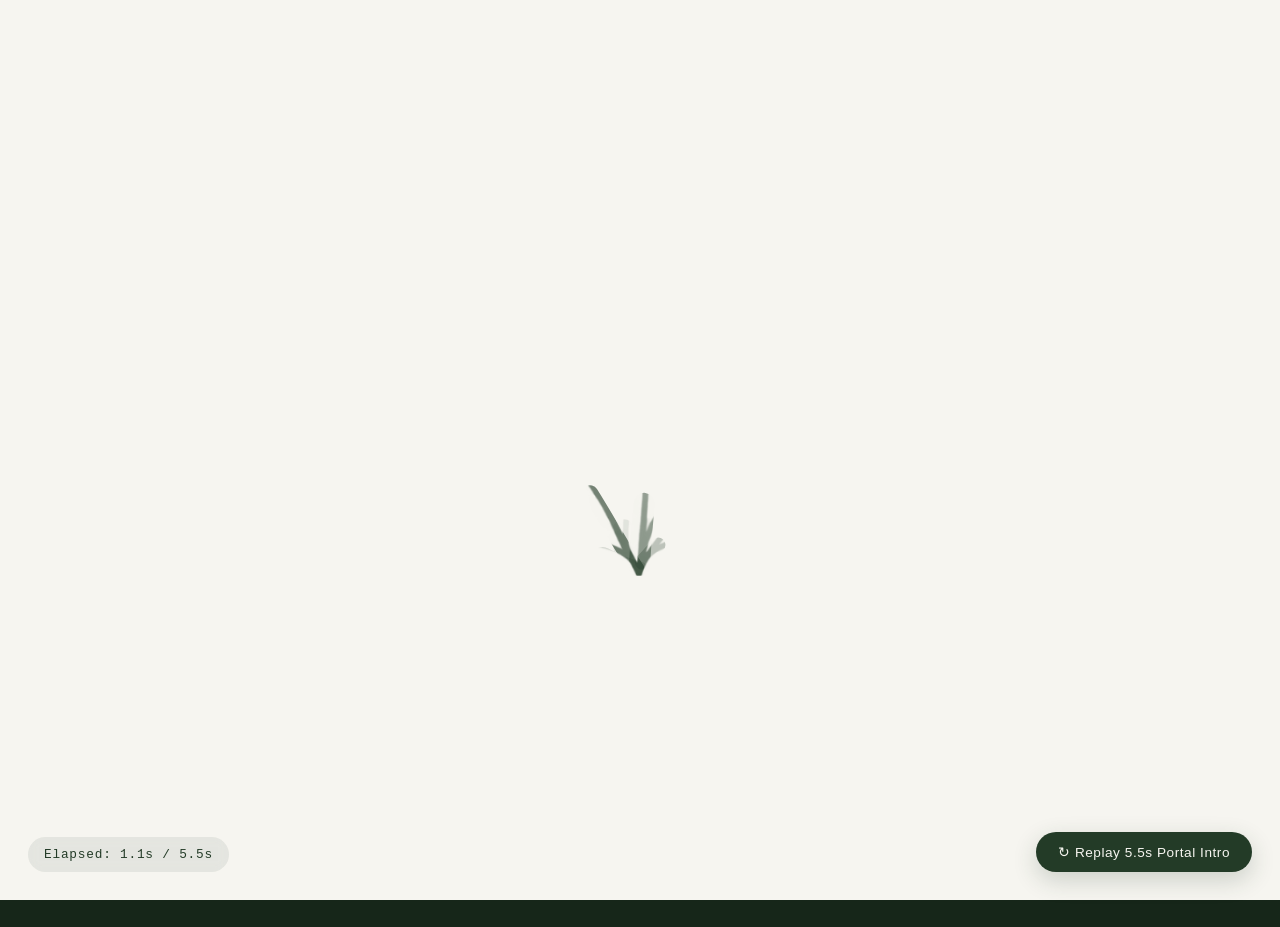
<file: assets/images/Plantae_Iris_Portal_Animation.html>
<!DOCTYPE html>
<html lang="en">
<head>
  <meta charset="UTF-8">
  <meta name="viewport" content="width=device-width, initial-scale=1.0">
  <title>Plantae — Iris Leaf Portal Transition (5.2s Gradual)</title>
  <script src="https://cdnjs.cloudflare.com/ajax/libs/gsap/3.12.5/gsap.min.js"></script>
  <style>
    :root {
      --bg-cream: #F6F5F0;
      --plantae-green: #233B27;
      --portal-glow: #dce6d5;
    }

    * {
      box-sizing: border-box;
      margin: 0;
      padding: 0;
    }

    body, html {
      width: 100%;
      height: 100%;
      font-family: -apple-system, BlinkMacSystemFont, "Segoe UI", Roboto, sans-serif;
      background-color: #162619;
      overflow-x: hidden;
    }

    /* =========================================
       1. FULL-VIEWPORT PORTAL OVERLAY
       ========================================= */
    #preloader {
      position: fixed;
      inset: 0;
      width: 100vw;
      height: 100vh;
      z-index: 9999;
      pointer-events: all;
      overflow: hidden;
      display: flex;
      justify-content: center;
      align-items: center;
    }

    /* Fullscreen SVG that acts as the cream backdrop AND punches the portal hole */
    .backdrop-svg {
      position: absolute;
      inset: 0;
      width: 100%;
      height: 100%;
    }

    /* Centered container holding the Plantae Emblem */
    .logo-stage {
      position: relative;
      width: 210px;
      height: 258px;
      z-index: 2;
      will-change: transform, opacity;
    }

    .plantae-svg {
      width: 100%;
      height: 100%;
      overflow: visible;
    }

    /* Mask strokes that reveal the PNG emblem */
    .mask-stroke {
      fill: none;
      stroke: #ffffff;
      stroke-linecap: round;
      stroke-linejoin: round;
    }

    .seed-droplet {
      fill: var(--plantae-green);
    }

    /* Subtle luminous glow inside the flower bud before the camera dives in */
    .bud-inner-glow {
      fill: url(#budGlowGrad);
      opacity: 0;
      transform-origin: 94px 60px;
    }

    /* =========================================
       2. HOMEPAGE HERO (REVEALED THROUGH THE BUD)
       ========================================= */
    .hero-section {
      position: relative;
      min-height: 100vh;
      width: 100vw;
      display: flex;
      flex-direction: column;
      justify-content: space-between;
      padding: 2.75rem 4.5rem;
      /* Lush layered botanical atmosphere revealed through the portal */
      background: 
        radial-gradient(circle at 50% 38%, #f4f6f0 0%, #e2eadc 48%, #cad8c3 100%);
      color: var(--plantae-green);
      will-change: transform, filter;
    }

    .navbar {
      display: flex;
      justify-content: space-between;
      align-items: center;
      opacity: 0;
      transform: translateY(-12px);
    }

    .nav-brand {
      display: flex;
      align-items: center;
      gap: 14px;
      font-weight: 600;
      letter-spacing: 0.14em;
      text-transform: uppercase;
      font-size: 0.95rem;
    }

    .nav-brand img {
      height: 38px;
      width: auto;
    }

    .hero-content {
      max-width: 780px;
      margin: auto 0;
      opacity: 0;
      transform: translateY(28px);
    }

    .hero-eyebrow {
      text-transform: uppercase;
      letter-spacing: 0.22em;
      font-size: 0.8rem;
      margin-bottom: 1.1rem;
      opacity: 0.75;
    }

    .hero-title {
      font-size: clamp(2.6rem, 5.2vw, 4.5rem);
      font-weight: 400;
      line-height: 1.06;
      letter-spacing: -0.02em;
      margin-bottom: 1.5rem;
    }

    .hero-sub {
      font-size: 1.1rem;
      line-height: 1.6;
      max-width: 520px;
      opacity: 0.82;
    }

    /* =========================================
       3. DEV CONTROLS (TIMER & REPLAY)
       ========================================= */
    .timer-badge {
      position: fixed;
      bottom: 28px;
      left: 28px;
      z-index: 10000;
      background: rgba(35, 59, 39, 0.08);
      backdrop-filter: blur(6px);
      color: var(--plantae-green);
      padding: 10px 16px;
      border-radius: 999px;
      font-family: "SFMono-Regular", Consolas, monospace;
      font-size: 0.8rem;
      letter-spacing: 0.06em;
    }

    .replay-btn {
      position: fixed;
      bottom: 28px;
      right: 28px;
      z-index: 10000;
      background-color: var(--plantae-green);
      color: var(--bg-cream);
      border: none;
      padding: 12px 22px;
      border-radius: 999px;
      font-size: 0.85rem;
      font-weight: 500;
      letter-spacing: 0.04em;
      cursor: pointer;
      box-shadow: 0 8px 24px rgba(35, 59, 39, 0.2);
      transition: transform 0.2s ease, background-color 0.2s ease;
    }

    .replay-btn:hover {
      transform: translateY(-2px);
      background-color: #17281a;
    }
  </style>
</head>
<body>

  <!-- ===================================================
       PRELOADER WITH IRIS PORTAL CUTOUT
       =================================================== -->
  <div id="preloader">
    <!-- 
      This fullscreen SVG paints the warm cream loading screen (`#F6F5F0`).
      Inside its <mask>, a black botanical ellipse positioned right inside 
      the flower bud expands to punch a transparent portal hole to the Hero!
    -->
    <svg class="backdrop-svg" xmlns="http://www.w3.org/2000/svg">
      <defs>
        <mask id="portal-cutout-mask">
          <!-- White keeps the cream loading backdrop opaque -->
          <rect width="100%" height="100%" fill="white" />
          <!-- Black punches a transparent window right at the flower bud's center -->
          <ellipse id="portal-hole" cx="50%" cy="calc(50% - 66px)" rx="0" ry="0" fill="black" />
        </mask>
      </defs>
      <rect width="100%" height="100%" fill="#F6F5F0" mask="url(#portal-cutout-mask)" />
    </svg>

    <!-- The Emblem Stage (Zooms 35x around the center of the top flower bud) -->
    <div class="logo-stage" id="logoStage">
      <svg class="plantae-svg" viewBox="0 0 198 244" xmlns="http://www.w3.org/2000/svg">
        <defs>
          <!-- Soft organic glow inside the top bud right before portal zoom -->
          <radialGradient id="budGlowGrad" cx="50%" cy="50%" r="50%">
            <stop offset="0%" stop-color="#dce6d5" stop-opacity="0.9" />
            <stop offset="65%" stop-color="#dce6d5" stop-opacity="0.3" />
            <stop offset="100%" stop-color="#F6F5F0" stop-opacity="0" />
          </radialGradient>

          <mask id="capillary-mask" maskUnits="userSpaceOnUse">
            <rect width="198" height="244" fill="black" />

            <!-- 1. CENTRAL STEM -->
            <path id="m-stem" class="mask-stroke" stroke-width="20"
                  d="M 98 244 C 99 215, 102 180, 106 145 C 108 125, 100 112, 95 104" />

            <!-- 2. LARGE LEFT LEAF -->
            <path id="m-left-vein" class="mask-stroke" stroke-width="15"
                  d="M 96 235 C 80 212, 53 160, 25 123" />
            <path id="m-left-out" class="mask-stroke" stroke-width="22"
                  d="M 97 238 C 45 224, 14 190, 10 140 C 8 115, 5 94, 5 88" />
            <path id="m-left-in" class="mask-stroke" stroke-width="22"
                  d="M 85 215 C 81 155, 62 104, 5 88" />

            <!-- 3. LOWER RIGHT LEAF -->
            <path id="m-rlow-vein" class="mask-stroke" stroke-width="14"
                  d="M 101 228 C 122 204, 142 186, 160 174" />
            <path id="m-rlow-bot" class="mask-stroke" stroke-width="22"
                  d="M 99 235 C 120 212, 160 216, 178 196 C 188 184, 192 162, 194 146" />
            <path id="m-rlow-top" class="mask-stroke" stroke-width="22"
                  d="M 106 218 C 114 176, 152 174, 194 146" />

            <!-- 4. UPPER RIGHT LEAF -->
            <path id="m-rup-vein" class="mask-stroke" stroke-width="14"
                  d="M 107 148 C 126 124, 140 108, 154 94" />
            <path id="m-rup-bot" class="mask-stroke" stroke-width="22"
                  d="M 106 154 C 126 136, 154 134, 166 112 C 171 96, 172 78, 171 67" />
            <path id="m-rup-top" class="mask-stroke" stroke-width="22"
                  d="M 106 135 C 109 102, 142 90, 171 67" />

            <!-- 5. TOP FLOWER BUD -->
            <path id="m-bud-left" class="mask-stroke" stroke-width="20"
                  d="M 95 108 C 62 96, 56 68, 63 50 C 67 38, 74 32, 76 26" />
            <path id="m-bud-in-l" class="mask-stroke" stroke-width="18"
                  d="M 95 108 C 74 88, 72 68, 79 48 C 84 34, 87 22, 88 14" />
            <path id="m-bud-in-r" class="mask-stroke" stroke-width="18"
                  d="M 101 106 C 110 86, 110 68, 101 48 C 94 34, 90 22, 88 14" />
            <path id="m-bud-right" class="mask-stroke" stroke-width="22"
                  d="M 106 105 C 124 90, 132 68, 125 44 C 118 24, 104 12, 95 4" />
          </mask>
        </defs>

        <!-- Warm botanical glow right inside the negative space of the top bud -->
        <ellipse class="bud-inner-glow" cx="94" cy="60" rx="22" ry="32" />

        <!-- Seed droplet -->
        <circle class="seed-droplet" cx="98" cy="-25" r="4.5" />

        <!-- Your exact Plantae PNG logo -->
        <image 
          id="emblem-image"
          href="[data-uri]" 
          width="198" 
          height="244" 
          mask="url(#capillary-mask)" 
        />
      </svg>
    </div>
  </div>

  <!-- ===================================================
       HOMEPAGE HERO (REVEALED INSIDE THE FLOWER BUD PORTAL)
       =================================================== -->
  <main class="hero-section" id="heroSection">
    <nav class="navbar">
      <div class="nav-brand">
        <img src="[data-uri]" alt="Plantae Emblem" />
        <span>Plantae</span>
      </div>
      <div style="font-size: 0.9rem; opacity: 0.8;">Sanctuaries &bull; Process &bull; Enquire</div>
    </nav>

    <div class="hero-content">
      <p class="hero-eyebrow">Living Architecture &amp; Botanical Design</p>
      <h1 class="hero-title">Step inside spaces that breathe, grow, and endure.</h1>
      <p class="hero-sub">From private estates to biophilic commercial sanctuaries, we craft landscapes that blur the boundary between structure and wilderness.</p>
    </div>

    <div style="font-size: 0.8rem; opacity: 0.55;">Scroll to explore the grounds</div>
  </main>

  <!-- Dev Timer & Replay Controls -->
  <div class="timer-badge" id="timerDisplay">Elapsed: 0.0s / 5.5s</div>
  <button class="replay-btn" id="replayBtn">↻ Replay 5.5s Portal Intro</button>

  <!-- ===================================================
       5.5-SECOND GRADUAL GSAP TIMELINE
       =================================================== -->
  <script>
    const maskPaths = document.querySelectorAll('.mask-stroke');
    const timerDisplay = document.getElementById('timerDisplay');
    let masterTl;

    function prepMaskPaths() {
      maskPaths.forEach(path => {
        const length = path.getTotalLength();
        gsap.set(path, {
          strokeDasharray: length,
          strokeDashoffset: length,
          opacity: 0
        });
      });
    }

    function drawGradual(selector, duration, ease = "sine.inOut") {
      return gsap.to(selector, {
        strokeDashoffset: 0,
        opacity: 1,
        duration: duration,
        ease: ease
      });
    }

    function playPortalIntro() {
      if (masterTl) masterTl.kill();
      prepMaskPaths();

      // Calculate viewport diagonal so the portal ellipse cleanly clears any screen size
      const maxRadius = Math.hypot(window.innerWidth, window.innerHeight) * 0.85;

      // Reset all elements for a clean run
      gsap.set("#preloader", { autoAlpha: 1, pointerEvents: "all" });
      gsap.set("#portal-hole", { attr: { rx: 0, ry: 0 } });
      
      // Set transformOrigin of the logo stage to the exact center of the top flower bud (47.5% X, 24.5% Y)
      gsap.set("#logoStage", {
        scale: 1,
        rotation: 0,
        autoAlpha: 1,
        transformOrigin: "47.5% 24.5%"
      });

      gsap.set(".seed-droplet", { attr: { cy: -25, r: 4.5 }, scaleX: 1, scaleY: 1, autoAlpha: 1 });
      gsap.set(".bud-inner-glow", { autoAlpha: 0, scale: 0.5 });

      // Start the underlying Hero slightly zoomed out & softly blurred so we feel like we're emerging into it
      gsap.set("#heroSection", { scale: 1.06, filter: "blur(4px)" });
      gsap.set([".navbar", ".hero-content"], { autoAlpha: 0, y: 24 });

      masterTl = gsap.timeline({
        onUpdate: function() {
          timerDisplay.textContent = `Elapsed: ${this.time().toFixed(1)}s / ${this.duration().toFixed(1)}s`;
        }
      });

      // =========================================================================
      // ACT I: UNHURRIED, MEDITATIVE CAPILLARY GROWTH (0.0s -> 2.85s)
      // =========================================================================
      masterTl
        // 1. Seed gently floats down & touches the root base (0.0s -> 0.65s)
        .to(".seed-droplet", {
          attr: { cy: 238 },
          scaleY: 1.25,
          scaleX: 0.85,
          duration: 0.55,
          ease: "sine.in"
        }, 0)
        .to(".seed-droplet", {
          scaleY: 0.2,
          scaleX: 1.8,
          autoAlpha: 0,
          duration: 0.15,
          ease: "power1.out"
        }, 0.52)

        // 2. Central Stem rises slowly up the center (0.50s -> 1.65s)
        .addLabel("grow", 0.50)
        .add(drawGradual("#m-stem", 1.15, "power1.inOut"), "grow")

        // 3. Large Left Leaf unfurls gradually (0.70s -> 1.95s)
        .add(drawGradual("#m-left-vein", 0.95, "power1.out"), "grow+=0.20")
        .add(drawGradual("#m-left-out", 1.15, "sine.inOut"), "grow+=0.25")
        .add(drawGradual("#m-left-in", 1.10, "sine.inOut"), "grow+=0.35")

        // 4. Lower-Right Leaf unfurls in counter-rhythm (0.95s -> 2.10s)
        .add(drawGradual("#m-rlow-vein", 0.85, "power1.out"), "grow+=0.45")
        .add(drawGradual("#m-rlow-bot", 1.00, "sine.inOut"), "grow+=0.50")
        .add(drawGradual("#m-rlow-top", 0.95, "sine.inOut"), "grow+=0.60")

        // 5. Upper-Right Leaf branches out mid-stem (1.35s -> 2.40s)
        .add(drawGradual("#m-rup-vein", 0.80, "power1.out"), "grow+=0.85")
        .add(drawGradual("#m-rup-bot", 0.95, "sine.inOut"), "grow+=0.90")
        .add(drawGradual("#m-rup-top", 0.95, "sine.inOut"), "grow+=1.00")

        // 6. Top Flower Bud petals trace upward and sweep over the crown (1.70s -> 2.95s)
        .add(drawGradual("#m-bud-left", 0.95, "power2.out"), "grow+=1.20")
        .add(drawGradual("#m-bud-in-l", 0.95, "power2.out"), "grow+=1.30")
        .add(drawGradual("#m-bud-in-r", 0.95, "power2.out"), "grow+=1.35")
        .add(drawGradual("#m-bud-right", 1.25, "power2.out"), "grow+=1.25")

      // =========================================================================
      // ACT II: LIVING BREATH & PORTAL IGNITION INSIDE THE BUD (2.85s -> 3.60s)
      // =========================================================================
        .addLabel("breathe", 2.85)
        // Soft luminous glow awakens inside the negative space of the top flower bud
        .to(".bud-inner-glow", {
          autoAlpha: 1,
          scale: 1.15,
          duration: 0.75,
          ease: "sine.inOut"
        }, "breathe")
        // The entire plant takes a gentle, grounding inhale before opening the portal
        .to("#logoStage", {
          scale: 1.06,
          duration: 0.75,
          ease: "sine.inOut"
        }, "breathe")

      // =========================================================================
      // ACT III: THE IRIS LEAF PORTAL DIVE INTO THE HERO (3.60s -> 5.20s)
      // =========================================================================
        .addLabel("portalDive", 3.60)
        // 1. Camera dives 36x straight through the center of the top flower bud
        .to("#logoStage", {
          scale: 32,
          duration: 1.75,
          ease: "power2.inOut"
        }, "portalDive")
        // Fade the giant green strokes out right at the tail end of the zoom
        .to("#logoStage", {
          autoAlpha: 0,
          duration: 0.4,
          ease: "power2.in"
        }, "portalDive+=1.35")

        // 2. Simultaneously, the transparent portal window inside the bud expands across the screen
        .to("#portal-hole", {
          attr: {
            rx: maxRadius,
            ry: maxRadius * 1.15
          },
          duration: 1.75,
          ease: "power2.inOut"
        }, "portalDive+=0.06")

        // 3. The Hero section underneath settles from 1.12x scale and de-blurs into crisp focus
        .to("#heroSection", {
          scale: 1,
          filter: "blur(0px)",
          duration: 1.75,
          ease: "power2.inOut"
        }, "portalDive+=0.15")

        // 4. Navbar & Hero typography float smoothly into place
        .to([".navbar", ".hero-content"], {
          autoAlpha: 1,
          y: 0,
          duration: 0.75,
          stagger: 0.12,
          ease: "power2.out"
        }, "portalDive+=1.0")

        // Disable pointer events on the preloader once the portal is fully open
        .set("#preloader", { pointerEvents: "none", autoAlpha: 0 });
    }

    window.addEventListener("load", playPortalIntro);
    document.getElementById("replayBtn").addEventListener("click", playPortalIntro);
  </script>
</body>
</html>
</file>
<file: nav-drawer.css>
/* ==========================================================================
   Plantae World — Luxury Minimalist Header, Drawer & Site Footer Foundation
   ========================================================================== */

:root {
  --leaf: #243c28;
  --leaf-deep: #162619;
  --leaf-light: #385a3e;
  --cream: #dfcfab;
  --cream-soft: #f7f3e8;
  --cream-card: #f7f3e8;
  --cream-muted: #ede5d5;
  --ink: #162619;
  --muted: #4e5e51;
  --bronze: #846124;
  --line: rgba(36, 60, 40, 0.12);
  --serif: "Cormorant Garamond", Georgia, serif;
  --sans: "Plus Jakarta Sans", system-ui, -apple-system, sans-serif;
}

/* Inner pages offset for fixed header (excluded on pages with full-bleed hero photos) */
body:not(.homepage):not(.services-page):not(.portfolio-page):not(.has-hero-trans-header) {
  padding-top: 76px;
}

@media (max-width: 680px) {
  body:not(.homepage):not(.services-page):not(.portfolio-page):not(.has-hero-trans-header) {
    padding-top: 60px;
  }
}

/* Inner pages without full-bleed hero get solid header for crisp contrast against light hero backgrounds */
body:not(.homepage):not(.services-page):not(.portfolio-page):not(.has-hero-trans-header) .site-header,
html body:not(.homepage):not(.services-page):not(.portfolio-page):not(.has-hero-trans-header) .site-header {
  background: #243c28 !important;
  background-color: #243c28 !important;
  border-bottom: 1px solid rgba(223, 207, 171, 0.16) !important;
  box-shadow: 0 4px 20px rgba(0, 0, 0, 0.22) !important;
}

/* --------------------------------------------------------------------------
   Site Header: Transparent at Top of Page, Solid Green on Scroll (Homepage)
   Preserves identical layout and sizing; text/icon colors do not change
   -------------------------------------------------------------------------- */
.site-header {
  position: fixed;
  z-index: 100;
  top: 0;
  left: 0;
  right: 0;
  height: 76px;
  min-height: 76px;
  display: flex;
  align-items: center;
  justify-content: space-between;
  padding: 0 clamp(24px, 5vw, 80px);
  background: rgba(36, 60, 40, 0);
  background-color: rgba(36, 60, 40, 0);
  border-bottom: 1px solid rgba(223, 207, 171, 0);
  box-shadow: 0 4px 20px rgba(0, 0, 0, 0);
  transition: background-color 0.4s ease, border-color 0.4s ease, box-shadow 0.4s ease;
  will-change: background-color, border-color, box-shadow;
  pointer-events: auto;
}

/* Scrolled Header State: Solid Medium Dark Green Background */
html body .site-header.is-scrolled,
.site-header.is-scrolled {
  background: #243c28;
  background-color: #243c28; /* solid medium dark green */
  border-bottom: 1px solid rgba(223, 207, 171, 0.16);
  box-shadow: 0 4px 20px rgba(0, 0, 0, 0.28);
  /* Preserves exact same layout and sizing */
  height: 76px;
  min-height: 76px;
  padding: 0 clamp(24px, 5vw, 80px);
}

/* --------------------------------------------------------------------------
   Brand Logo: Pure Floating Logo
   -------------------------------------------------------------------------- */
.brand {
  display: inline-flex;
  align-items: center;
  text-decoration: none;
  line-height: 1;
  background: transparent !important;
  border: none !important;
  box-shadow: none !important;
  padding: 0 !important;
}

.brand-logo {
  height: 38px;
  width: auto;
  max-width: 190px;
  flex: none;
  object-fit: contain;
  /* Crisp white logo with soft drop shadow */
  filter: drop-shadow(0 2px 10px rgba(0, 0, 0, 0.55));
  transition: transform 0.25s ease;
}

.brand:hover .brand-logo {
  transform: scale(1.02);
}

/* Logo remains unchanged on scroll */
.site-header.is-scrolled .brand-logo {
  filter: drop-shadow(0 2px 8px rgba(0, 0, 0, 0.35)) !important;
}

/* Co-Branded Nav (Plantae World x Plantae Luxe) */
.brand-co-brand {
  display: inline-flex;
  align-items: center;
  gap: clamp(8px, 1.4vw, 14px);
}

.brand-co-divider {
  color: rgba(255, 255, 255, 0.45);
  font-family: var(--sans);
  font-size: 0.95rem;
  font-weight: 300;
  line-height: 1;
  user-select: none;
}

.site-header.is-scrolled .brand-co-divider {
  color: rgba(255, 255, 255, 0.55);
}

.brand-logo-luxe {
  height: clamp(20px, 2.4vw, 29px);
  width: auto;
  max-width: 140px;
  object-fit: contain;
  filter: drop-shadow(0 2px 8px rgba(0, 0, 0, 0.5));
  transition: transform 0.25s ease;
}

.brand-logo-luxe:hover {
  transform: scale(1.03);
}

@media (max-width: 520px) {
  .brand-co-brand {
    gap: 6px;
  }
  .brand-logo {
    height: 24px;
    max-width: 100px;
  }
  .brand-co-divider {
    font-size: 0.8rem;
  }
  .brand-logo-luxe {
    height: 19px;
    max-width: 90px;
  }
}

/* --------------------------------------------------------------------------
   Header Actions Container (Right Side)
   -------------------------------------------------------------------------- */
.header-actions {
  display: flex;
  align-items: center;
  gap: clamp(14px, 1.8vw, 24px);
  margin-left: auto;
}

/* --------------------------------------------------------------------------
   Communication Action Buttons (Phone & WhatsApp Icons)
   Same color, stroke weight, dimensions, and hover states
   -------------------------------------------------------------------------- */
.header-action-btn {
  display: inline-flex;
  align-items: center;
  justify-content: center;
  background: transparent !important;
  border: none !important;
  box-shadow: none !important;
  padding: 6px !important;
  color: #ffffff;
  cursor: pointer;
  text-decoration: none;
  transition: transform 0.25s ease;
}

.header-action-btn svg {
  width: 20px;
  height: 20px;
  filter: drop-shadow(0 2px 8px rgba(0, 0, 0, 0.5));
  transition: stroke 0.25s ease, fill 0.25s ease, transform 0.25s ease, color 0.25s ease;
}

/* Call Button Stroke */
.header-call-btn svg {
  stroke: #ffffff;
  stroke-width: 2.2;
}

/* WhatsApp Button Fill */
.header-wa-btn svg {
  fill: #ffffff;
}

.header-action-btn:hover {
  transform: scale(1.12);
}

.header-call-btn:hover svg {
  stroke: var(--cream, #dfcfab);
}

.header-wa-btn:hover svg {
  fill: var(--cream, #dfcfab);
}

/* In scrolled state: icons preserve identical color and sizing */
.site-header.is-scrolled .header-action-btn {
  color: #ffffff;
}

.site-header.is-scrolled .header-call-btn svg {
  stroke: #ffffff;
}

.site-header.is-scrolled .header-wa-btn svg {
  fill: #ffffff;
}

.site-header.is-scrolled .header-call-btn:hover svg {
  stroke: var(--cream, #dfcfab);
}

.site-header.is-scrolled .header-wa-btn:hover svg {
  fill: var(--cream, #dfcfab);
}

/* --------------------------------------------------------------------------
   Menu Hamburger: Sleek 3-Line Icon (No Round/Circle, No Box Background)
   -------------------------------------------------------------------------- */
.header-menu-btn {
  display: inline-flex;
  flex-direction: column;
  justify-content: center;
  align-items: flex-end;
  gap: 6px;
  background: transparent !important;
  border: none !important;
  box-shadow: none !important;
  padding: 8px 4px !important;
  cursor: pointer;
  transition: transform 0.25s ease;
}

.menu-icon-lines {
  display: flex;
  flex-direction: column;
  gap: 6px;
  width: 28px;
}

.menu-icon-lines .line {
  display: block;
  height: 2px;
  background: #ffffff;
  border-radius: 1px;
  box-shadow: 0 2px 8px rgba(0, 0, 0, 0.5);
  transition: transform 0.3s ease, background-color 0.25s ease, width 0.25s ease;
}

.menu-icon-lines .line-1 {
  width: 28px;
}

.menu-icon-lines .line-2 {
  width: 20px;
}

.menu-icon-lines .line-3 {
  width: 28px;
}

.header-menu-btn:hover .menu-icon-lines .line-2 {
  width: 28px;
}

.header-menu-btn:hover .menu-icon-lines .line {
  background: var(--cream, #dfcfab);
}

/* In scrolled state: lines remain pure white on green background */
.site-header.is-scrolled .menu-icon-lines .line {
  background: #ffffff;
  box-shadow: 0 2px 6px rgba(0, 0, 0, 0.3);
}

.site-header.is-scrolled .header-menu-btn:hover .menu-icon-lines .line {
  background: var(--cream, #dfcfab);
}

/* ==========================================================================
   Slide-in Off-Canvas Navigation Drawer (Inspired by Rosebank & Luxury Studios)
   ========================================================================== */
.nav-drawer-backdrop {
  position: fixed;
  inset: 0;
  z-index: 999;
  background: rgba(10, 18, 12, 0.72);
  backdrop-filter: blur(8px);
  -webkit-backdrop-filter: blur(8px);
  opacity: 0;
  visibility: hidden;
  transition: opacity 0.4s ease, visibility 0.4s;
  pointer-events: none;
}

.nav-drawer-backdrop.is-open {
  opacity: 1 !important;
  visibility: visible !important;
  pointer-events: auto !important;
}

.nav-drawer {
  position: fixed;
  top: 0;
  right: 0;
  bottom: 0;
  width: min(375px, 88vw);
  z-index: 1000;
  background: var(--leaf, #243c28);
  color: #ffffff;
  border-left: 1px solid rgba(223, 207, 171, 0.22);
  box-shadow: -16px 0 60px rgba(0, 0, 0, 0.5);
  display: flex;
  flex-direction: column;
  transform: translate3d(100%, 0, 0);
  transition: transform 0.45s cubic-bezier(0.16, 1, 0.3, 1);
  overflow-y: auto;
  -webkit-overflow-scrolling: touch;
}

.nav-drawer.is-open {
  transform: translate3d(0, 0, 0) !important;
}

/* Drawer Header */
.nav-drawer-header {
  display: flex;
  align-items: center;
  justify-content: space-between;
  padding: 20px 26px 14px;
  border-bottom: 1px solid rgba(223, 207, 171, 0.16);
}

.nav-drawer-brand img {
  height: 28px;
  width: auto;
  filter: none;
}

.nav-drawer-close {
  display: inline-flex;
  align-items: center;
  justify-content: center;
  width: 34px;
  height: 34px;
  border-radius: 50%;
  border: 1px solid rgba(255, 255, 255, 0.28);
  background: transparent;
  color: #ffffff;
  cursor: pointer;
  transition: all 0.25s ease;
}

.nav-drawer-close:hover {
  background: rgba(223, 207, 171, 0.18);
  color: var(--cream, #dfcfab);
  border-color: var(--cream, #dfcfab);
  transform: rotate(90deg);
}

/* Drawer Body (Natural content height, aligned to top) */
.nav-drawer-body {
  flex: 0 0 auto;
  padding: 28px 28px 18px;
  display: flex;
  flex-direction: column;
  justify-content: flex-start;
}

.drawer-nav-list {
  display: flex;
  flex-direction: column;
  gap: 12px;
}

.drawer-nav-link {
  display: inline-flex;
  align-items: center;
  justify-content: flex-start;
  text-decoration: none;
  position: relative;
  width: fit-content;
  padding-bottom: 4px;
  transition: color 0.25s ease;
}

.drawer-link-text {
  font-family: var(--sans);
  font-size: clamp(0.96rem, 1.25vw, 1.14rem);
  font-weight: 600;
  line-height: 1.35;
  letter-spacing: 0.10em;
  text-transform: uppercase;
  color: #ffffff;
  transition: color 0.25s ease, transform 0.25s ease;
}

.drawer-nav-link::after {
  content: "";
  position: absolute;
  left: 0;
  bottom: 0;
  width: 0%;
  height: 2px;
  background: var(--cream, #dfcfab);
  transition: width 0.3s cubic-bezier(0.16, 1, 0.3, 1);
}

.drawer-nav-link:hover .drawer-link-text {
  color: var(--cream, #dfcfab);
  transform: translateX(4px);
}

.drawer-nav-link:hover::after,
.drawer-nav-link.is-active::after {
  width: 100%;
}

.drawer-nav-link.is-active .drawer-link-text {
  color: var(--cream, #dfcfab);
}

/* Drawer Footer (Spacious, breathable address & contact block) */
.nav-drawer-footer {
  padding: 30px 28px 36px;
  background: rgba(0, 0, 0, 0.14);
  border-top: 1px solid rgba(223, 207, 171, 0.18);
  display: flex;
  flex-direction: column;
  gap: 18px;
  margin-top: auto;
}

.drawer-contact-block {
  display: flex;
  flex-direction: column;
  gap: 11px;
}

.drawer-block-title {
  margin: 0;
  font-family: var(--sans);
  font-size: 0.72rem;
  font-weight: 700;
  letter-spacing: 0.18em;
  text-transform: uppercase;
  color: var(--cream, #dfcfab);
}

.drawer-address {
  font-style: normal;
  font-family: var(--sans);
  font-size: 0.88rem;
  line-height: 1.55;
  color: rgba(255, 255, 255, 0.92);
}

.drawer-contact-links {
  display: flex;
  flex-direction: column;
  gap: 11px;
  margin-top: 4px;
}

.drawer-phone-wa-row {
  display: flex;
  align-items: center;
  gap: 12px;
  flex-wrap: wrap;
}

.drawer-divider {
  color: rgba(223, 207, 171, 0.5);
  font-size: 0.9rem;
  user-select: none;
}

.drawer-contact-link {
  display: inline-flex;
  align-items: center;
  gap: 8px;
  font-family: var(--sans);
  font-size: 0.86rem;
  font-weight: 600;
  color: #ffffff;
  text-decoration: none;
  transition: color 0.2s ease, transform 0.2s ease;
}

.drawer-contact-link svg {
  width: 16px;
  height: 16px;
  color: var(--cream, #dfcfab);
  flex: none;
}

.drawer-contact-link:hover {
  color: var(--cream, #dfcfab);
  transform: translateX(3px);
}

.drawer-contact-link:hover svg {
  color: #ffffff;
}

.drawer-quote-btn {
  display: flex;
  align-items: center;
  justify-content: center;
  min-height: 48px;
  padding: 0 24px;
  border-radius: 2px;
  background: var(--cream, #dfcfab);
  border: 1px solid var(--cream, #dfcfab);
  color: var(--leaf-deep, #162619);
  font-family: var(--sans);
  font-size: 0.76rem;
  font-weight: 700;
  letter-spacing: 0.16em;
  text-transform: uppercase;
  text-decoration: none;
  transition: all 0.25s ease;
  box-shadow: 0 4px 16px rgba(0, 0, 0, 0.25);
  margin-top: 4px;
}

.drawer-quote-btn:hover {
  background: #ffffff;
  border-color: #ffffff;
  color: var(--leaf-deep, #162619);
  transform: translateY(-2px);
  box-shadow: 0 8px 22px rgba(0, 0, 0, 0.35);
}

/* Very Short Viewport Height Optimization (Small Display Panels) */
@media (max-height: 720px) {
  .nav-drawer-header {
    padding: 14px 24px 10px;
  }
  .nav-drawer-body {
    padding: 16px 24px 10px;
  }
  .drawer-nav-list {
    gap: 9px;
  }
  .drawer-link-text {
    font-size: 0.88rem;
  }
  .nav-drawer-footer {
    padding: 14px 24px 18px;
    gap: 10px;
  }
  .drawer-contact-block {
    gap: 5px;
  }
  .drawer-address {
    font-size: 0.78rem;
    line-height: 1.35;
  }
  .drawer-contact-links {
    gap: 6px;
  }
  .drawer-contact-link {
    font-size: 0.78rem;
  }
  .drawer-quote-btn {
    min-height: 40px;
    font-size: 0.72rem;
  }
}

/* Hide floating sticky WhatsApp button */
.whatsapp-sticky {
  display: none !important;
}

/* --------------------------------------------------------------------------
   Responsive Mobile Adjustments
   -------------------------------------------------------------------------- */
@media (max-width: 680px) {
  html body .site-header,
  .site-header {
    height: 60px;
    min-height: 60px;
    padding: 0 18px;
  }
  html body .site-header.is-scrolled,
  .site-header.is-scrolled {
    height: 60px;
    min-height: 60px;
    padding: 0 18px;
  }
  .brand-logo {
    height: 30px;
    max-width: 130px;
  }
  .header-actions {
    gap: 14px;
  }
  .header-action-btn svg {
    width: 19px;
    height: 19px;
  }
  .menu-icon-lines {
    width: 24px;
    gap: 5px;
  }
  .menu-icon-lines .line-1 {
    width: 24px;
  }
  .menu-icon-lines .line-2 {
    width: 16px;
  }
  .menu-icon-lines .line-3 {
    width: 24px;
  }
  .nav-drawer {
    width: 100vw;
  }
  .nav-drawer-header,
  .nav-drawer-body,
  .nav-drawer-footer {
    padding: 22px 24px;
  }
  .drawer-link-text {
    font-size: 0.92rem;
  }
}

/* ==========================================================================
   Plantae World — Luxury 3-Column Site Footer (Universal)
   ========================================================================== */
.site-footer {
  position: relative;
  z-index: 10;
  background: #ffffff;
  border-top: 3px solid var(--cream, #dfcfab);
  padding: 56px clamp(24px, 6vw, 100px) 32px;
  font-family: var(--sans, 'Plus Jakarta Sans', system-ui, sans-serif);
  color: var(--muted, #4e5e51);
  pointer-events: auto;
}

.footer-container {
  max-width: 1240px;
  margin: 0 auto;
}

.footer-main-row {
  display: grid;
  grid-template-columns: 1.25fr 1fr 1fr;
  gap: clamp(32px, 5vw, 64px);
  align-items: start;
  margin-bottom: 44px;
}

/* Left: Botanical Emblem + Description */
.footer-brand-side {
  display: flex;
  flex-direction: column;
  gap: 16px;
}

.footer-emblem-link {
  display: inline-flex;
  width: 48px;
  height: 58px;
  transition: transform 0.25s ease;
  cursor: pointer;
}

.footer-emblem-link:hover {
  transform: scale(1.06);
}

.footer-flower-emblem {
  width: 48px;
  height: 58px;
  object-fit: contain;
  display: block;
}

.footer-about-text {
  font-size: 0.88rem;
  line-height: 1.65;
  color: var(--muted, #4e5e51);
  margin: 0;
  max-width: 360px;
}

/* Middle: Exposed Nav Links */
.footer-nav-middle {
  display: flex;
  flex-direction: column;
  gap: 12px;
}

.footer-nav-link {
  font-size: 0.82rem;
  font-weight: 600;
  letter-spacing: 0.12em;
  text-transform: uppercase;
  color: var(--leaf-deep, #162619);
  text-decoration: none;
  transition: color 0.2s, transform 0.2s;
  display: inline-flex;
  align-items: center;
  gap: 6px;
  cursor: pointer;
  pointer-events: auto;
  width: fit-content;
}

.footer-nav-link:hover {
  color: var(--bronze, #846124);
  transform: translateX(4px);
}

/* Right: Social & Quick Contact */
.footer-actions-right {
  display: flex;
  flex-direction: column;
  gap: 18px;
}

.footer-actions-label {
  font-size: 0.68rem;
  font-weight: 700;
  letter-spacing: 0.18em;
  text-transform: uppercase;
  color: var(--bronze, #846124);
}

.footer-social-icons {
  display: flex;
  align-items: center;
  gap: 12px;
}

.footer-icon-btn {
  width: 42px;
  height: 42px;
  border-radius: 50%;
  display: inline-flex;
  align-items: center;
  justify-content: center;
  border: 1px solid rgba(36, 60, 40, 0.16);
  background: #faf8f3;
  color: var(--leaf-deep, #162619);
  transition: all 0.25s cubic-bezier(0.2, 0.8, 0.2, 1);
  cursor: pointer;
  text-decoration: none;
}

.footer-icon-btn svg {
  width: 18px;
  height: 18px;
  flex: none;
}

.footer-icon-btn:hover {
  transform: translateY(-2px);
  background: var(--leaf, #243c28);
  color: #ffffff;
  border-color: var(--leaf, #243c28);
  box-shadow: 0 4px 12px rgba(36, 60, 40, 0.15);
}

.footer-btn-wa:hover {
  background: #25d366 !important;
  border-color: #25d366 !important;
  color: #ffffff !important;
}

.footer-btn-ig:hover {
  background: radial-gradient(circle at 30% 107%, #fdf497 0%, #fdf497 5%, #fd5949 45%, #d6249f 60%, #285aeb 90%) !important;
  border-color: transparent !important;
  color: #ffffff !important;
}

.footer-btn-fb:hover {
  background: #1877f2 !important;
  border-color: #1877f2 !important;
  color: #ffffff !important;
}

.footer-contact-quick {
  display: flex;
  flex-wrap: wrap;
  align-items: center;
  gap: 12px;
  font-size: 0.8rem;
  color: var(--ink, #162619);
  font-weight: 600;
}

.footer-contact-quick a {
  color: inherit;
  text-decoration: none;
  transition: color 0.2s;
}

.footer-contact-quick a:hover {
  color: var(--leaf, #243c28);
}

/* Bottom Bar */
.footer-bottom-row {
  display: flex;
  align-items: center;
  justify-content: space-between;
  gap: 20px;
  padding-top: 24px;
  border-top: 1px solid var(--line, rgba(36, 60, 40, 0.12));
  font-size: 0.72rem;
  color: var(--muted, #4e5e51);
  letter-spacing: 0.08em;
  text-transform: uppercase;
  flex-wrap: wrap;
}

.footer-bottom-brand {
  font-weight: 700;
  color: var(--leaf-deep, #162619);
  letter-spacing: 0.14em;
}

@media (max-width: 1080px) {
  .footer-main-row {
    grid-template-columns: 1fr 1fr;
  }
}

@media (max-width: 768px) {
  .footer-main-row {
    grid-template-columns: 1fr;
    gap: 32px;
    text-align: center;
  }
  .footer-brand-side {
    align-items: center;
  }
  .footer-about-text {
    max-width: 100%;
  }
  .footer-nav-middle {
    display: none !important;
  }
  .footer-actions-right {
    align-items: center;
  }
  .footer-social-icons {
    justify-content: center;
  }
  .footer-contact-quick {
    justify-content: center;
  }
  .footer-bottom-row {
    flex-direction: column;
    text-align: center;
    gap: 10px;
    justify-content: center;
  }
  .footer-bottom-address,
  .footer-bottom-tagline {
    display: none;
  }
  .footer-bottom-brand {
    font-size: 0.78rem;
    font-weight: 600;
    letter-spacing: 0.14em;
    color: var(--leaf-deep, #162619);
    text-align: center;
    width: 100%;
  }
}

/* ==========================================================================
   Global Consultation Modal Card (Shared across all pages)
   ========================================================================== */
.consult-modal-backdrop {
  position: fixed;
  inset: 0;
  background: rgba(10, 18, 12, 0.82);
  backdrop-filter: blur(8px);
  -webkit-backdrop-filter: blur(8px);
  z-index: 99998;
  opacity: 0;
  visibility: hidden;
  transition: opacity 0.35s ease, visibility 0.35s;
}

.consult-modal-backdrop.is-open {
  opacity: 1 !important;
  visibility: visible !important;
}

.consult-modal {
  position: fixed;
  inset: 0;
  z-index: 99999;
  display: flex;
  align-items: center;
  justify-content: center;
  padding: 20px;
  opacity: 0;
  visibility: hidden;
  pointer-events: none;
  transition: opacity 0.35s ease, visibility 0.35s;
}

.consult-modal.is-open {
  opacity: 1 !important;
  visibility: visible !important;
  pointer-events: auto !important;
}

.consult-modal-card {
  position: relative;
  width: 100%;
  max-width: 660px;
  max-height: 90vh;
  overflow-y: auto;
  -webkit-overflow-scrolling: touch;
  background: #ffffff;
  border: 1px solid rgba(36, 60, 40, 0.18);
  border-radius: 4px;
  box-shadow: 0 24px 60px rgba(0, 0, 0, 0.35);
  padding: clamp(26px, 4vw, 40px);
  transform: translateY(20px) scale(0.98);
  transition: transform 0.35s cubic-bezier(0.16, 1, 0.3, 1);
  box-sizing: border-box;
}

.consult-modal.is-open .consult-modal-card {
  transform: translateY(0) scale(1);
}

.consult-modal-close {
  position: absolute;
  top: 18px;
  right: 18px;
  width: 36px;
  height: 36px;
  display: flex;
  align-items: center;
  justify-content: center;
  background: transparent;
  border: none;
  color: var(--leaf-deep, #162619);
  cursor: pointer;
  border-radius: 50%;
  transition: background-color 0.2s ease, transform 0.2s ease;
  z-index: 2;
}

.consult-modal-close:hover {
  background: rgba(36, 60, 40, 0.08);
  transform: scale(1.1);
}

.consult-modal-header {
  margin-bottom: 22px;
  padding-right: 32px;
}

.consult-modal-header .kicker {
  font-family: var(--sans, 'Plus Jakarta Sans', system-ui, sans-serif);
  font-size: 0.68rem;
  font-weight: 700;
  letter-spacing: 0.16em;
  text-transform: uppercase;
  color: var(--bronze, #846124);
  margin: 0 0 6px;
}

.consult-modal-title {
  margin: 0 0 10px;
  font-family: var(--serif, 'Cormorant Garamond', Georgia, serif);
  font-size: clamp(1.8rem, 3.2vw, 2.3rem);
  font-weight: 500;
  color: var(--leaf-deep, #162619);
  line-height: 1.15;
}

.consult-modal-title em {
  font-style: italic;
  color: var(--leaf, #243c28);
}

.consult-modal-subtitle {
  margin: 0;
  font-family: var(--sans, 'Plus Jakarta Sans', system-ui, sans-serif);
  font-size: 0.88rem;
  color: var(--muted, #4e5e51);
  line-height: 1.55;
}

/* Modal Form Styles */
.consult-modal-form {
  display: grid;
  grid-template-columns: 1fr 1fr;
  gap: 14px;
}

.consult-modal-form .field {
  display: flex;
  flex-direction: column;
  gap: 6px;
}

.consult-modal-form .field.full {
  grid-column: 1 / -1;
}

.consult-modal-form label {
  font-family: var(--sans, 'Plus Jakarta Sans', system-ui, sans-serif);
  font-size: 0.68rem;
  font-weight: 700;
  letter-spacing: 0.14em;
  text-transform: uppercase;
  color: var(--leaf-deep, #162619);
}

.consult-modal-form input,
.consult-modal-form select,
.consult-modal-form textarea {
  width: 100%;
  min-height: 44px;
  padding: 10px 14px;
  border: 1px solid rgba(36, 60, 40, 0.22);
  border-radius: 2px;
  background: #ffffff;
  color: #162619;
  font-size: 0.92rem;
  font-family: var(--sans, 'Plus Jakarta Sans', system-ui, sans-serif);
  box-sizing: border-box;
  transition: border-color 0.2s ease, outline 0.2s ease;
}

.consult-modal-form input:focus,
.consult-modal-form select:focus,
.consult-modal-form textarea:focus {
  outline: 2px solid var(--leaf, #243c28);
  border-color: var(--leaf, #243c28);
}

.consult-modal-form textarea {
  resize: vertical;
}

.consult-form-submit-row {
  display: flex;
  align-items: center;
  justify-content: space-between;
  gap: 16px;
  flex-wrap: wrap;
  margin-top: 8px;
}

.consult-modal-form .submit {
  width: max-content;
  min-height: 48px;
  padding: 0 28px;
  border: 1px solid var(--leaf, #243c28);
  background: var(--leaf, #243c28);
  color: #ffffff;
  font-family: var(--sans, 'Plus Jakarta Sans', system-ui, sans-serif);
  font-size: 0.72rem;
  font-weight: 600;
  letter-spacing: 0.14em;
  text-transform: uppercase;
  text-decoration: none !important;
  transition: all 0.25s ease;
  cursor: pointer;
}

.consult-modal-form .submit:hover {
  background: var(--leaf-deep, #162619);
  color: #ffffff;
}

.consult-modal-form .whatsapp-contact {
  display: inline-flex;
  align-items: center;
  gap: 8px;
  font-family: var(--sans, 'Plus Jakarta Sans', system-ui, sans-serif);
  font-size: 0.82rem;
  font-weight: 600;
  color: var(--leaf, #243c28);
  text-decoration: none !important;
  transition: color 0.2s ease;
}

.consult-modal-form .whatsapp-contact:hover {
  color: #128c7e;
}

@media (max-width: 600px) {
  .consult-modal-form {
    grid-template-columns: 1fr;
  }
  .consult-modal-card {
    padding: 24px 18px;
  }
  .consult-form-submit-row {
    flex-direction: column;
    align-items: stretch;
  }
  .consult-modal-form .submit {
    width: 100%;
  }
}
</file>
<file: search.css>
/* Plantae World — Site Search overlay */
.header-search-btn svg {
  stroke: #ffffff;
  stroke-width: 2.2;
}
.header-search-btn:hover svg,
.site-header.is-scrolled .header-search-btn:hover svg {
  stroke: var(--cream, #dfcfab);
}
.site-header.is-scrolled .header-search-btn svg {
  stroke: #ffffff;
}

.ps-overlay {
  position: fixed;
  inset: 0;
  z-index: 100000;
  display: flex;
  justify-content: center;
  align-items: flex-start;
  padding: clamp(56px, 11vh, 120px) 16px 16px;
  background: rgba(10, 20, 12, 0.72);
  -webkit-backdrop-filter: blur(10px);
  backdrop-filter: blur(10px);
  opacity: 0;
  visibility: hidden;
  transition: opacity 0.25s ease, visibility 0.25s ease;
}
.ps-overlay.is-open {
  opacity: 1;
  visibility: visible;
}

.ps-panel {
  width: min(680px, 100%);
  max-height: min(78vh, 720px);
  display: flex;
  flex-direction: column;
  background: #faf6ec;
  color: #162619;
  border-radius: 18px;
  box-shadow: 0 30px 80px rgba(0, 0, 0, 0.45);
  overflow: hidden;
  transform: translateY(-14px) scale(0.985);
  transition: transform 0.3s cubic-bezier(0.2, 0.8, 0.2, 1);
}
.ps-overlay.is-open .ps-panel {
  transform: none;
}

.ps-bar {
  display: flex;
  align-items: center;
  gap: 12px;
  padding: 16px 18px;
  border-bottom: 1px solid rgba(22, 38, 25, 0.12);
}
.ps-bar-icon {
  width: 22px;
  height: 22px;
  flex: none;
  color: #243c28;
}
.ps-input {
  flex: 1;
  min-width: 0;
  border: 0;
  outline: 0;
  background: transparent;
  font: inherit;
  font-size: 1.12rem;
  color: #162619;
  -webkit-appearance: none;
  appearance: none;
}
.ps-input::placeholder {
  color: rgba(22, 38, 25, 0.5);
}
.ps-input::-webkit-search-cancel-button {
  display: none;
}
.ps-close {
  flex: none;
  border: 1px solid rgba(22, 38, 25, 0.25);
  background: transparent;
  color: #4a5d4d;
  border-radius: 7px;
  padding: 4px 9px;
  font: inherit;
  font-size: 0.72rem;
  letter-spacing: 0.06em;
  cursor: pointer;
}
.ps-close:hover {
  background: #243c28;
  color: #fff;
}

.ps-body {
  padding: 8px 10px 14px;
  overflow-y: auto;
}
.ps-chips {
  display: flex;
  flex-wrap: wrap;
  gap: 8px;
  padding: 10px 8px 6px;
}
.ps-chip {
  border: 1px solid rgba(36, 60, 40, 0.28);
  background: #fff;
  color: #243c28;
  border-radius: 2px;
  padding: 7px 14px;
  font: inherit;
  font-size: 0.84rem;
  cursor: pointer;
  transition: background 0.2s ease, color 0.2s ease, transform 0.2s ease;
}
.ps-chip:hover {
  background: #243c28;
  color: #fff;
  transform: translateY(-1px);
}

.ps-results {
  list-style: none;
  margin: 0;
  padding: 0;
}
.ps-group-label {
  padding: 12px 12px 4px;
  font-size: 0.7rem;
  letter-spacing: 0.14em;
  text-transform: uppercase;
  color: #6b7d6e;
}
.ps-result {
  display: flex;
  align-items: center;
  gap: 14px;
  padding: 12px;
  border-radius: 3px;
  cursor: pointer;
  transition: background 0.15s ease;
}
.ps-result svg {
  width: 18px;
  height: 18px;
  flex: none;
  color: #243c28;
  opacity: 0;
  transform: translateX(-4px);
  transition: opacity 0.15s ease, transform 0.15s ease;
}
.ps-result.is-active {
  background: #eaf0e4;
}
.ps-result.is-active svg {
  opacity: 1;
  transform: none;
}
.ps-result-main {
  display: flex;
  flex-direction: column;
  gap: 2px;
  min-width: 0;
  flex: 1;
}
.ps-result-heading {
  display: flex;
  align-items: baseline;
  justify-content: space-between;
  gap: 12px;
}
.ps-cat {
  flex: none;
  font-size: 0.66rem;
  letter-spacing: 0.14em;
  text-transform: uppercase;
  color: #8a7a4a;
}
.ps-title {
  font-family: var(--serif, Georgia, serif);
  font-size: 1.15rem;
  line-height: 1.25;
  color: #162619;
}
.ps-title mark {
  background: rgba(223, 207, 171, 0.7);
  color: inherit;
  border-radius: 3px;
  padding: 0 1px;
}
.ps-desc {
  font-size: 0.86rem;
  line-height: 1.45;
  color: #4a5d4d;
  overflow: hidden;
  text-overflow: ellipsis;
  white-space: nowrap;
}
.ps-hint {
  margin: 8px 12px 0;
  font-size: 0.78rem;
  color: #6b7d6e;
}
.ps-empty {
  padding: 26px 14px 10px;
  text-align: center;
}
.ps-empty p {
  margin: 0 0 6px;
  font-family: var(--serif, Georgia, serif);
  font-size: 1.2rem;
}
.ps-empty .ps-empty-sub {
  font-family: inherit;
  font-size: 0.9rem;
  color: #4a5d4d;
  margin-bottom: 16px;
}
.ps-empty-actions {
  display: flex;
  gap: 10px;
  justify-content: center;
  flex-wrap: wrap;
}
.ps-btn {
  display: inline-flex;
  align-items: center;
  min-height: 42px;
  padding: 0 20px;
  border-radius: 999px;
  border: 1px solid #243c28;
  background: #243c28;
  color: #fff;
  font: inherit;
  font-size: 0.9rem;
  text-decoration: none;
  cursor: pointer;
}
.ps-btn-ghost {
  background: transparent;
  color: #243c28;
}

/* Highlight on arrival at a section found through search */
@keyframes ps-flash-glow {
  0%   { box-shadow: 0 0 0 0 rgba(223, 207, 171, 0); }
  25%  { box-shadow: 0 0 0 6px rgba(223, 207, 171, 0.85); }
  100% { box-shadow: 0 0 0 0 rgba(223, 207, 171, 0); }
}
.ps-flash {
  animation: ps-flash-glow 2.6s ease-out 1;
  border-radius: 8px;
}

@media (max-width: 600px) {
  .ps-overlay { padding-top: 64px; }
  .ps-panel { max-height: 82vh; border-radius: 14px; }
  .ps-input { font-size: 1rem; }
  .ps-result svg { opacity: 0.5; transform: none; }
}
@media (prefers-reduced-motion: reduce) {
  .ps-overlay, .ps-panel, .ps-chip, .ps-result, .ps-result svg { transition: none; }
  .ps-flash { animation: none; outline: 2px solid #dfcfab; }
}
</file>
<file: site-pages.css>
:root {
  --white: #ffffff;
  --cream: #dfcfab;
  --cream-soft: #f7f3e8;
  --cream-card: #f7f3e8;
  --cream-deep: #ceb88d;
  --leaf: #243c28;
  --leaf-deep: #162619;
  --leaf-dark: #0f1c11;
  --leaf-light: rgba(36, 60, 40, 0.08);
  --ink: #162619;
  --ink-soft: #243828;
  --muted: #4e5e51;
  --bronze: #846124;
  --line: rgba(36, 60, 40, 0.12);
  --serif: "Cormorant Garamond", Georgia, serif;
  --sans: "Plus Jakarta Sans", system-ui, -apple-system, sans-serif;
}

* { box-sizing: border-box; }
html { scroll-behavior: smooth; background: var(--white); -webkit-font-smoothing: antialiased; }
body { margin: 0; background: var(--white); color: var(--ink); font-family: var(--sans); }
a { color: inherit; text-decoration: none; }
img { display: block; max-width: 100%; }

.kicker {
  display: flex;
  align-items: center;
  gap: 12px;
  margin: 0 0 18px;
  color: var(--bronze);
  font-size: 0.72rem;
  font-weight: 700;
  letter-spacing: 0.22em;
  text-transform: uppercase;
}

.kicker:before {
  content: "";
  width: 28px;
  height: 1.5px;
  background: currentColor;
}

.display {
  margin: 0;
  font-family: var(--serif);
  font-size: clamp(3.3rem, 6.5vw, 6.8rem);
  font-weight: 500;
  line-height: 0.9;
  letter-spacing: -0.04em;
  color: var(--leaf-deep);
}

.display em {
  color: var(--leaf);
  font-style: italic;
}

.lede {
  max-width: 590px;
  margin: 22px 0 0;
  color: var(--muted);
  font-size: 1.05rem;
  line-height: 1.75;
}

/* Page Hero */
.page-hero {
  display: grid;
  grid-template-columns: 1.1fr 0.9fr;
  min-height: 65vh;
  background: var(--cream-card);
  border-bottom: 1px solid var(--line);
}

.services-page .page-hero {
  grid-template-columns: minmax(0, 0.9fr) minmax(0, 1.1fr);
  min-height: min(62svh, 720px);
  height: auto;
}

.services-page .page-hero-copy {
  justify-content: center;
  padding-top: clamp(72px, 8vw, 110px);
  padding-bottom: clamp(44px, 6vw, 80px);
}

.services-page .lede {
  max-width: 38rem;
}

.page-hero-copy {
  display: flex;
  flex-direction: column;
  justify-content: center;
  padding: clamp(60px, 8vw, 110px) clamp(24px, 7vw, 100px);
  background: var(--cream);
  border-right: 1px solid var(--line);
}

.page-hero-media {
  position: relative;
  min-height: 410px;
  overflow: hidden;
  background: #0f1c11;
}

.page-hero-media img, .page-hero-media video, .moment-hero img {
  width: 100%;
  height: 100%;
  object-fit: cover;
  filter: contrast(1.05) saturate(1.08);
}

.section {
  padding: clamp(75px, 10vw, 140px) clamp(24px, 7vw, 110px);
  background: var(--white);
}

.split {
  display: grid;
  grid-template-columns: 0.78fr 1.22fr;
  gap: clamp(38px, 9vw, 140px);
}

.section-title {
  margin: 0;
  font-family: var(--serif);
  font-size: clamp(3rem, 5.6vw, 6.1rem);
  font-weight: 500;
  line-height: 0.9;
  letter-spacing: -0.04em;
  color: var(--leaf-deep);
}

.section-title em {
  color: var(--leaf);
  font-style: italic;
}

/* Disciplines & Services */
.discipline {
  display: grid;
  grid-template-columns: 1fr 1fr;
  min-height: 540px;
  border-top: 1px solid var(--line);
}

.discipline:nth-child(even) {
  direction: rtl;
}

.discipline:nth-child(even) > * {
  direction: ltr;
}

.discipline-copy {
  display: flex;
  flex-direction: column;
  justify-content: center;
  padding: clamp(36px, 6vw, 75px);
  background: #ffffff;
}

.discipline:nth-child(even) .discipline-copy {
  background: var(--cream-card);
}

.discipline-no {
  color: var(--bronze);
  font-size: 0.72rem;
  font-weight: 700;
  letter-spacing: 0.18em;
}

.discipline h2 {
  margin: 30px 0 16px;
  font-family: var(--serif);
  font-size: clamp(2.8rem, 4.5vw, 5rem);
  font-weight: 500;
  line-height: 0.92;
  letter-spacing: -0.04em;
  color: var(--leaf-deep);
}

.discipline p {
  max-width: 480px;
  color: var(--muted);
  line-height: 1.75;
  font-size: 1.02rem;
}

.tags {
  display: flex;
  flex-wrap: wrap;
  gap: 8px;
  margin-top: 26px;
}

.tags span {
  border: 1px solid rgba(36, 60, 40, 0.22);
  background: var(--cream);
  padding: 7px 11px;
  color: var(--leaf-deep);
  font-size: 0.65rem;
  font-weight: 600;
  letter-spacing: 0.12em;
  text-transform: uppercase;
}

.discipline-media {
  min-height: 360px;
  background: var(--leaf-dark);
}

.discipline-media img {
  width: 100%;
  height: 100%;
  object-fit: cover;
  filter: contrast(1.05) saturate(1.08);
}

/* Service Cards & Lightbox */
.service-gallery {
  display: grid;
  grid-template-columns: repeat(2, minmax(0, 1fr));
  gap: 12px;
  background: transparent;
  padding: 12px;
}

.service-card {
  position: relative;
  min-height: 280px;
  overflow: hidden;
  border: 1px solid var(--line);
  background: var(--leaf-deep);
  color: #ffffff;
  font: inherit;
  text-align: left;
  cursor: zoom-in;
}

.service-card img {
  position: absolute;
  inset: 0;
  width: 100%;
  height: 100%;
  object-fit: cover;
  filter: contrast(1.05) saturate(1.08);
  transition: transform 0.65s cubic-bezier(0.2, 0.7, 0.2, 1);
}

.service-card:hover img, .service-card:focus-visible img {
  transform: scale(1.06);
}

.service-card:after {
  content: "";
  position: absolute;
  inset: 0;
  background: linear-gradient(0deg, rgba(16, 26, 18, 0.9) 0%, rgba(16, 26, 18, 0.2) 60%, transparent 100%);
}

.service-card span {
  position: absolute;
  z-index: 2;
  right: 18px;
  bottom: 17px;
  left: 18px;
  font-size: 0.72rem;
  font-weight: 600;
  letter-spacing: 0.13em;
  text-transform: uppercase;
  color: #ffffff;
}

.service-card i {
  float: right;
  color: var(--cream);
  font-style: normal;
  font-size: 1rem;
}

.service-lightbox {
  position: fixed;
  z-index: 100;
  inset: 0;
  display: none;
  align-items: center;
  justify-content: center;
  padding: clamp(22px, 5vw, 70px);
  background: rgba(16, 26, 18, 0.94);
  backdrop-filter: blur(10px);
}

.service-lightbox.is-open {
  display: flex;
}

.service-lightbox figure {
  position: relative;
  max-width: min(1080px, 100%);
  max-height: 100%;
  margin: 0;
}

.service-lightbox img {
  display: block;
  max-width: 100%;
  max-height: calc(100vh - 120px);
  object-fit: contain;
}

.service-lightbox figcaption {
  padding-top: 14px;
  color: #ffffff;
  font-family: var(--serif);
  font-size: 1.6rem;
}

.service-lightbox button {
  position: absolute;
  top: -40px;
  right: 0;
  border: 0;
  background: none;
  color: #ffffff;
  font: 600 0.7rem var(--sans);
  letter-spacing: 0.15em;
  text-transform: uppercase;
  cursor: pointer;
}

/* Portfolio & Works */
.works-intro {
  background: var(--white);
}

.filters {
  display: flex;
  flex-wrap: wrap;
  gap: 8px;
  margin-top: 45px;
}

.filter {
  border: 1px solid var(--line);
  padding: 10px 14px;
  background: transparent;
  color: var(--leaf-deep);
  font-size: 0.7rem;
  font-weight: 600;
  letter-spacing: 0.13em;
  text-transform: uppercase;
  transition: all 0.2s;
}

.filter.active, .filter:hover {
  background: var(--leaf);
  border-color: var(--leaf);
  color: #ffffff;
}

.works-grid {
  display: grid;
  grid-template-columns: repeat(3, 1fr);
  gap: 16px;
  padding: 0 clamp(24px, 7vw, 110px) clamp(80px, 10vw, 140px);
  background: var(--white);
}

.work {
  position: relative;
  min-height: 400px;
  overflow: hidden;
  border: 1px solid var(--line);
  background: var(--leaf-deep);
  box-shadow: 0 8px 24px rgba(36, 60, 40, 0.08);
  transition: transform 0.35s ease, box-shadow 0.35s ease;
}

.work:hover {
  transform: translateY(-5px);
  box-shadow: 0 18px 40px rgba(36, 60, 40, 0.16);
}

.work[hidden] {
  display: none;
}

.work img {
  position: absolute;
  inset: 0;
  width: 100%;
  height: 100%;
  object-fit: cover;
  filter: contrast(1.05) saturate(1.08);
  transition: transform 0.6s ease;
}

.work:hover img {
  transform: scale(1.06);
}

.work:after {
  content: "";
  position: absolute;
  inset: 0;
  background: linear-gradient(0deg, rgba(16, 26, 18, 0.92) 0%, rgba(16, 26, 18, 0.3) 55%, transparent 100%);
}

.work-copy {
  position: absolute;
  z-index: 2;
  right: 25px;
  bottom: 24px;
  left: 25px;
}

.work-copy span {
  color: var(--cream);
  font-size: 0.68rem;
  font-weight: 600;
  letter-spacing: 0.16em;
  text-transform: uppercase;
}

.work-copy h2 {
  margin: 8px 0 0;
  font-family: var(--serif);
  font-size: 2.2rem;
  font-weight: 500;
  line-height: 0.95;
  color: #ffffff;
}

/* Consultation & Contact Form Pages */
.consult-page {
  min-height: calc(100vh - 74px);
  padding: clamp(70px, 10vw, 130px) clamp(24px, 7vw, 110px);
  background: var(--cream);
  color: var(--ink);
}

.consult-grid {
  display: grid;
  grid-template-columns: 0.9fr 1.1fr;
  gap: clamp(45px, 10vw, 120px);
}

.consult-page .kicker {
  color: var(--leaf-deep);
}

.consult-page .lede {
  color: #384c3c;
}

.form {
  display: grid;
  grid-template-columns: 1fr 1fr;
  gap: 18px;
}

.field {
  display: flex;
  flex-direction: column;
  gap: 8px;
}

.field label {
  font-size: 0.7rem;
  font-weight: 700;
  letter-spacing: 0.14em;
  text-transform: uppercase;
  color: var(--leaf-deep);
}

.field input, .field select, .field textarea {
  width: 100%;
  min-height: 50px;
  padding: 12px 14px;
  border: 1px solid rgba(36, 60, 40, 0.25);
  border-radius: 2px;
  background: #ffffff;
  color: var(--ink);
  font-size: 0.95rem;
  font-family: var(--sans);
}

.field input:focus, .field select:focus, .field textarea:focus {
  outline: 2px solid var(--leaf);
  border-color: var(--leaf);
}

.field.full {
  grid-column: 1 / -1;
}

.submit {
  width: max-content;
  padding: 16px 28px;
  border: 1px solid var(--leaf);
  background: var(--leaf);
  color: #ffffff;
  font-size: 0.72rem;
  font-weight: 600;
  letter-spacing: 0.14em;
  text-transform: uppercase;
  transition: all 0.25s;
  cursor: pointer;
}

.submit:hover {
  background: var(--leaf-deep);
  color: #ffffff;
}

.note {
  margin: 12px 0 0;
  color: #555044;
  font-size: 0.83rem;
}

/* Responsive Layouts */
@media (max-width: 900px) {
  .page-hero, .split, .consult-grid { grid-template-columns: 1fr; }
  .discipline, .works-grid { grid-template-columns: 1fr; }
  .discipline:nth-child(even) { direction: ltr; }
  .service-gallery { grid-template-columns: 1fr; }
  .works-grid { grid-template-columns: 1fr 1fr; }
}

@media (max-width: 560px) {
  .works-grid, .form { grid-template-columns: 1fr; }
}
</file>
<file: contact.css>
/* ==========================================================================
   Plantae World — Contact Page Styles (Refined Compact 2-Section Architecture)
   Card 1: Sleek Greeting Card (Left ~29%) + Compact Project Form (Right ~71%)
   Card 2: Studio Details (Left) + Interactive Map (Right)
   ========================================================================== */

/* --------------------------------------------------------------------------
   Section 1: Contact Hero + Enquiry Form (Compact & Viewport Optimized)
   -------------------------------------------------------------------------- */
.contact-hero {
  display: grid;
  grid-template-columns: clamp(280px, 29vw, 360px) 1fr;
  align-items: stretch;
  border-bottom: 1px solid var(--line, rgba(36, 60, 40, 0.12));
  background: var(--cream-soft, #f7f3e8);
}

/* Left Column: Slimmer Editorial Greeting Card */
.contact-intro {
  display: flex;
  flex-direction: column;
  justify-content: flex-start;
  padding: clamp(36px, 4vw, 52px) clamp(24px, 3.5vw, 48px);
  background: var(--cream, #dfcfab);
  border-right: 1px solid var(--line, rgba(36, 60, 40, 0.12));
}

.contact-intro .kicker {
  color: var(--bronze, #846124);
  margin: 0 0 14px;
}

.contact-intro .display {
  margin: 0;
  max-width: 400px;
  font-family: var(--serif, "Cormorant Garamond", Georgia, serif);
  font-size: clamp(2.4rem, 3.6vw, 3.8rem);
  font-weight: 500;
  line-height: 0.94;
  letter-spacing: -0.04em;
  color: var(--leaf-deep, #162619);
}

.contact-intro .display em {
  color: var(--leaf, #243c28);
  font-style: italic;
}

.contact-intro .lede {
  max-width: 320px;
  margin: 18px 0 0;
  color: #354a39;
  font-size: 0.96rem;
  line-height: 1.65;
}

/* Right Column: Project Enquiry Form (Aligned Top Baseline with Left) */
.contact-form-panel {
  display: flex;
  flex-direction: column;
  justify-content: flex-start;
  padding: clamp(36px, 4vw, 52px) clamp(24px, 5vw, 68px);
  background: #ffffff;
}

.contact-form-header {
  margin-bottom: 18px;
}

.contact-form-header .kicker {
  color: var(--bronze, #846124);
  margin: 0 0 10px;
}

.form-title {
  margin: 0;
  font-family: var(--serif, "Cormorant Garamond", Georgia, serif);
  font-size: clamp(2rem, 3vw, 2.7rem);
  font-weight: 500;
  line-height: 1.05;
  letter-spacing: -0.035em;
  color: var(--leaf-deep, #162619);
}

.form-title em {
  color: var(--leaf, #243c28);
  font-style: italic;
}

/* Compact Form Grid */
.contact-form {
  display: grid;
  grid-template-columns: 1fr 1fr;
  gap: 12px 16px;
  margin-top: 4px;
}

.contact-form .field {
  display: flex;
  flex-direction: column;
  gap: 5px;
}

.contact-form .field.full {
  grid-column: 1 / -1;
}

.contact-form label {
  font-size: 0.68rem;
  font-weight: 700;
  letter-spacing: 0.14em;
  text-transform: uppercase;
  color: var(--leaf-deep, #162619);
}

.contact-form input,
.contact-form select,
.contact-form textarea {
  width: 100%;
  min-height: 42px;
  padding: 10px 12px;
  border: 1px solid rgba(36, 60, 40, 0.22);
  border-radius: 3px;
  background: #faf9f5;
  color: var(--ink, #162619);
  font-size: 0.9rem;
  font-family: var(--sans, "Plus Jakarta Sans", sans-serif);
  transition: all 0.2s ease;
}

.contact-form textarea {
  min-height: 72px;
  resize: vertical;
}

.contact-form input:focus,
.contact-form select:focus,
.contact-form textarea:focus {
  background: #ffffff;
  outline: 2px solid var(--leaf, #243c28);
  border-color: var(--leaf, #243c28);
}

.form-submit-row {
  display: flex;
  flex-direction: column;
  gap: 8px;
  margin-top: 2px;
}

.submit-action-line {
  display: flex;
  align-items: center;
  gap: 18px;
  flex-wrap: wrap;
}

.contact-form .submit {
  width: max-content;
  padding: 13px 28px;
  border: 1px solid var(--leaf, #243c28);
  background: var(--leaf, #243c28);
  color: #ffffff;
  font-size: 0.72rem;
  font-weight: 600;
  letter-spacing: 0.14em;
  text-transform: uppercase;
  cursor: pointer;
  border-radius: 2px;
  transition: all 0.25s cubic-bezier(0.2, 0.8, 0.2, 1);
}

.contact-form .submit:hover {
  background: var(--leaf-deep, #162619);
  border-color: var(--leaf-deep, #162619);
  transform: translateY(-1px);
  box-shadow: 0 4px 12px rgba(22, 38, 25, 0.2);
}

.contact-form .note {
  margin: 0;
  font-size: 0.76rem;
  color: var(--muted, #4e5e51);
}

.whatsapp-contact {
  display: inline-flex;
  align-items: center;
  gap: 7px;
  font-size: 0.82rem;
  font-weight: 600;
  color: var(--leaf, #243c28);
  text-decoration: none;
  transition: color 0.2s;
}

.whatsapp-contact svg {
  flex-shrink: 0;
}

.whatsapp-contact:hover {
  color: #25d366;
}

/* --------------------------------------------------------------------------
   Section 2: Studio Details (Left) + Interactive Map (Right)
   -------------------------------------------------------------------------- */
.contact-location-section {
  display: grid;
  grid-template-columns: minmax(0, 0.95fr) minmax(0, 1.05fr);
  align-items: stretch;
  border-bottom: 1px solid var(--line, rgba(36, 60, 40, 0.12));
  background: var(--cream-soft, #f7f3e8);
}

/* Left: Studio Contact & Operational Details */
.contact-details-panel {
  display: flex;
  flex-direction: column;
  justify-content: center;
  padding: clamp(38px, 4.5vw, 60px) clamp(24px, 4.5vw, 64px);
  background: var(--cream-soft, #f7f3e8);
  border-right: 1px solid var(--line, rgba(36, 60, 40, 0.12));
}

.details-lead {
  margin: 0 0 20px;
  font-family: var(--serif, "Cormorant Garamond", Georgia, serif);
  font-size: clamp(2.1rem, 3.2vw, 3rem);
  line-height: 1.02;
  letter-spacing: -0.035em;
  color: var(--leaf-deep, #162619);
}

.details-lead em {
  color: var(--leaf, #243c28);
  font-style: italic;
}

.contact-list {
  border-top: 1px solid var(--line, rgba(36, 60, 40, 0.12));
  display: flex;
  flex-direction: column;
}

.contact-list article {
  display: grid;
  grid-template-columns: 130px 1fr;
  gap: 16px;
  padding: 13px 0;
  border-bottom: 1px solid var(--line, rgba(36, 60, 40, 0.12));
  align-items: baseline;
}

.contact-list b {
  color: var(--bronze, #846124);
  font-size: 0.68rem;
  font-weight: 700;
  letter-spacing: 0.14em;
  text-transform: uppercase;
}

.contact-list address,
.contact-list p {
  margin: 0;
  color: var(--muted, #4e5e51);
  font-size: 0.94rem;
  font-style: normal;
  line-height: 1.55;
}

.contact-list a {
  color: var(--leaf-deep, #162619);
  font-weight: 600;
  text-decoration: none;
  transition: color 0.2s;
}

.contact-list a:hover {
  color: var(--bronze, #846124);
}

.detail-sep {
  margin: 0 6px;
  color: var(--muted, #4e5e51);
  opacity: 0.5;
}

/* Clean Social Icons Row (3 icons in a row) */
.contact-social-row {
  display: flex;
  align-items: center;
  gap: 10px;
}

.contact-social-btn {
  width: 36px;
  height: 36px;
  border-radius: 50%;
  display: inline-flex;
  align-items: center;
  justify-content: center;
  border: 1px solid rgba(36, 60, 40, 0.18);
  background: #ffffff;
  color: var(--leaf-deep, #162619);
  transition: all 0.25s cubic-bezier(0.2, 0.8, 0.2, 1);
  cursor: pointer;
  text-decoration: none;
}

.contact-social-btn svg {
  width: 16px;
  height: 16px;
  flex-shrink: 0;
}

.contact-social-btn:hover {
  transform: translateY(-2px);
  box-shadow: 0 4px 10px rgba(36, 60, 40, 0.15);
}

.contact-social-btn.btn-wa:hover {
  background: #25d366;
  border-color: #25d366;
  color: #ffffff;
}

.contact-social-btn.btn-ig:hover {
  background: radial-gradient(circle at 30% 107%, #fdf497 0%, #fdf497 5%, #fd5949 45%, #d6249f 60%, #285aeb 90%);
  border-color: transparent;
  color: #ffffff;
}

.contact-social-btn.btn-fb:hover {
  background: #1877f2;
  border-color: #1877f2;
  color: #ffffff;
}

/* Right: Map Panel */
.contact-map-panel {
  position: relative;
  min-height: 400px;
  background: #d8d0bd;
  display: flex;
  overflow: hidden;
}

.contact-map-panel iframe {
  display: block;
  width: 100%;
  height: 100%;
  min-height: 400px;
  border: 0;
  filter: contrast(1.02) saturate(0.95);
}

/* Floating Studio Badge on Map */
.map-location-badge {
  position: absolute;
  bottom: 20px;
  left: 20px;
  right: 20px;
  max-width: 420px;
  background: rgba(22, 38, 25, 0.94);
  backdrop-filter: blur(10px);
  -webkit-backdrop-filter: blur(10px);
  color: #ffffff;
  padding: 12px 16px;
  border-radius: 4px;
  border: 1px solid rgba(223, 207, 171, 0.35);
  box-shadow: 0 6px 20px rgba(0, 0, 0, 0.25);
  display: flex;
  align-items: center;
  gap: 12px;
  flex-wrap: wrap;
}

.map-location-badge .badge-dot {
  width: 9px;
  height: 9px;
  border-radius: 50%;
  background: #25d366;
  box-shadow: 0 0 8px #25d366;
  flex-shrink: 0;
}

.map-location-badge strong {
  display: block;
  font-size: 0.84rem;
  color: #ffffff;
  font-weight: 600;
  letter-spacing: 0.02em;
}

.map-location-badge span {
  display: block;
  font-size: 0.74rem;
  color: var(--cream, #dfcfab);
  opacity: 0.9;
}

.badge-map-link {
  margin-left: auto;
  color: var(--cream, #dfcfab);
  font-size: 0.72rem;
  font-weight: 600;
  text-transform: uppercase;
  letter-spacing: 0.1em;
  text-decoration: none;
  padding: 5px 10px;
  border: 1px solid rgba(223, 207, 171, 0.4);
  border-radius: 2px;
  transition: all 0.2s ease;
  white-space: nowrap;
}

.badge-map-link:hover {
  background: var(--cream, #dfcfab);
  color: var(--leaf-deep, #162619);
}

/* --------------------------------------------------------------------------
   Responsive Layout & Breakpoints
   -------------------------------------------------------------------------- */
@media (max-width: 980px) {
  .contact-hero,
  .contact-location-section {
    grid-template-columns: 1fr;
  }

  .contact-intro {
    border-right: none;
    border-bottom: 1px solid var(--line, rgba(36, 60, 40, 0.12));
    padding: clamp(36px, 5vw, 48px) 24px;
  }

  .contact-form-panel {
    padding: clamp(36px, 5vw, 48px) 24px;
  }

  .contact-details-panel {
    border-right: none;
    border-bottom: 1px solid var(--line, rgba(36, 60, 40, 0.12));
    padding: clamp(36px, 5vw, 48px) 24px;
  }

  .contact-map-panel,
  .contact-map-panel iframe {
    min-height: 380px;
  }
}

@media (max-width: 600px) {
  .contact-form {
    grid-template-columns: 1fr;
  }

  .contact-list article {
    grid-template-columns: 1fr;
    gap: 4px;
    padding: 12px 0;
  }

  .contact-map-panel,
  .contact-map-panel iframe {
    min-height: 340px;
  }

  .map-location-badge {
    left: 12px;
    right: 12px;
    bottom: 12px;
    padding: 10px 12px;
  }

  .badge-map-link {
    margin-left: 0;
    margin-top: 4px;
    width: 100%;
    text-align: center;
  }
}
</file>
<file: services.css>
/* ==========================================================================
   Plantae World — Services Page Stylesheet (services.css)
   Luxury Architectural Landscaping, Living Systems, Irrigation & Stewardship
   ========================================================================== */

:root {
  --white: #ffffff;
  --cream: #dfcfab;
  --cream-soft: #ede4ce;
  --cream-card: #f8f5eb;
  --cream-deep: #ceb88d;
  --leaf: #243c28;
  --leaf-deep: #162619;
  --leaf-dark: #0f1c11;
  --leaf-soft: #314d36;
  --leaf-light: rgba(36, 60, 40, 0.08);
  --ink: #162619;
  --ink-soft: #243828;
  --muted: #4a5d4d;
  --bronze: #846124;
  --bronze-light: #c5a059;
  --line: rgba(36, 60, 40, 0.12);
  --serif: "Cormorant Garamond", Georgia, serif;
  --sans: "Plus Jakarta Sans", system-ui, -apple-system, sans-serif;
}

*, *::before, *::after {
  box-sizing: border-box;
}

html {
  scroll-behavior: smooth;
  background: var(--white);
  -webkit-font-smoothing: antialiased;
}

body.services-page {
  margin: 0;
  padding: 0;
  background: var(--white);
  color: var(--ink);
  font-family: var(--sans);
  line-height: 1.6;
  overflow-x: hidden;
}

/* Eliminate all underlines site-wide on services page */
a {
  color: inherit;
  text-decoration: none !important;
}

button {
  font-family: inherit;
  cursor: pointer;
}

body.services-page {
  padding-top: 0 !important;
}

/* ==========================================================================
   Header: Transparent at Top of Page, Solid Medium Dark Green on Scroll
   (Identical to Homepage treatment)
   ========================================================================== */
body.services-page .site-header,
html body.services-page .site-header {
  position: fixed;
  top: 0;
  left: 0;
  right: 0;
  z-index: 100;
  display: flex;
  align-items: center;
  justify-content: space-between;
  padding: 0 clamp(24px, 5vw, 80px);
  height: 76px;
  min-height: 76px;
  background: transparent !important;
  background-color: transparent !important;
  border-bottom: 1px solid transparent !important;
  box-shadow: none !important;
  backdrop-filter: none;
  -webkit-backdrop-filter: none;
  transition: background-color 0.4s ease, border-color 0.4s ease, box-shadow 0.4s ease;
  will-change: background-color, border-color, box-shadow;
}

body.services-page .site-header.is-scrolled,
html body.services-page .site-header.is-scrolled {
  background: #243c28 !important;
  background-color: #243c28 !important; /* solid medium dark green */
  border-bottom: 1px solid rgba(223, 207, 171, 0.16) !important;
  box-shadow: 0 4px 20px rgba(0, 0, 0, 0.28) !important;
  backdrop-filter: none;
  -webkit-backdrop-filter: none;
}

@media (max-width: 680px) {
  body.services-page .site-header,
  html body.services-page .site-header,
  body.services-page .site-header.is-scrolled,
  html body.services-page .site-header.is-scrolled {
    height: 60px;
    min-height: 60px;
    padding: 0 18px;
  }
}

/* ==========================================================================
   Hero Section: Full Bleed Photograph, Exact Typography Match to Homepage
   ========================================================================== */
.services-hero {
  position: relative;
  min-height: 100svh;
  display: flex;
  align-items: center;
  padding: 130px clamp(24px, 6vw, 100px) 70px;
  background: var(--leaf-dark);
  color: #ffffff;
  overflow: hidden;
}

.services-hero-bg {
  position: absolute;
  inset: 0;
  z-index: 0;
}

.services-hero-bg img {
  width: 100%;
  height: 100%;
  object-fit: cover;
  /* Less dim, vibrant photographic presence */
  filter: brightness(0.92) contrast(1.05);
  transform: scale(1.02);
  transition: transform 1.2s cubic-bezier(0.16, 1, 0.3, 1);
}

.services-hero-overlay {
  position: absolute;
  inset: 0;
  /* Balanced gradient keeping background landscape architecture visible */
  background: linear-gradient(
    180deg,
    rgba(15, 28, 17, 0.40) 0%,
    rgba(15, 28, 17, 0.55) 55%,
    rgba(15, 28, 17, 0.88) 100%
  );
  z-index: 1;
}

.services-hero-content {
  position: relative;
  z-index: 2;
  max-width: 860px;
}

/* Eyebrow: Pure White with High-Contrast Shadow */
.services-hero-content .eyebrow {
  display: flex;
  align-items: center;
  gap: 12px;
  margin: 0 0 18px;
  color: #ffffff !important;
  font-size: 0.74rem;
  font-weight: 600;
  letter-spacing: 0.18em;
  text-transform: uppercase;
  text-shadow: 0 2px 8px rgba(0, 0, 0, 0.95);
}

.services-hero-content .eyebrow::before {
  content: "";
  width: 28px;
  height: 1.5px;
  background: #ffffff !important;
}

/* Title: Exact Match clamp(2.3rem, 4.2vw, 4rem) */
.services-hero-title {
  margin: 0 0 18px;
  font-family: var(--serif);
  font-size: clamp(2.3rem, 4.2vw, 4rem);
  font-weight: 600;
  letter-spacing: -0.025em;
  line-height: 1.05;
  color: #ffffff !important;
  text-shadow: 0 2px 20px rgba(0, 0, 0, 0.85);
}

.services-hero-title em {
  font-style: italic;
  color: #ffffff !important;
}

/* Description: Exact Match to Homepage clamp(1.02rem, 1.3vw, 1.15rem) */
.services-hero-desc {
  margin: 0 0 28px;
  font-size: clamp(1.02rem, 1.3vw, 1.15rem);
  color: #f0f5f1;
  line-height: 1.68;
  max-width: 620px;
  font-weight: 400;
  text-shadow: 0 2px 14px rgba(0, 0, 0, 0.5);
}

.services-hero-actions {
  display: flex;
  align-items: center;
  gap: 14px;
  flex-wrap: wrap;
  margin-bottom: 38px;
}

/* Matching Homepage button classes */
.button {
  display: inline-flex;
  align-items: center;
  justify-content: center;
  min-height: 48px;
  padding: 0 26px;
  border-radius: 2px;
  font-size: 0.72rem;
  font-weight: 600;
  letter-spacing: 0.14em;
  text-transform: uppercase;
  text-decoration: none !important;
  transition: transform 0.25s, background 0.25s, color 0.25s, border-color 0.25s, box-shadow 0.25s;
  cursor: pointer;
}

.button:hover {
  transform: translateY(-2px);
}

.button.fill {
  background: var(--cream);
  color: var(--leaf-deep);
  border: 1px solid var(--cream);
  box-shadow: 0 4px 14px rgba(36, 60, 40, 0.25);
}

.button.fill:hover {
  background: #ffffff;
  color: var(--leaf-deep);
}

.button.glass {
  background: rgba(14, 26, 17, 0.55);
  color: #ffffff;
  border: 1px solid rgba(255, 255, 255, 0.38);
  backdrop-filter: blur(10px);
  -webkit-backdrop-filter: blur(10px);
}

.button.glass:hover {
  background: rgba(255, 255, 255, 0.2);
  border-color: #ffffff;
  color: #ffffff;
}

/* ==========================================================================
   Hero Section Anchor Links (Right on the Hero above the fold)
   ========================================================================== */
/* ==========================================================================
   Hero Section Anchor Links (Single Row with Straight Pipe Dividers)
   ========================================================================== */
.hero-section-nav {
  display: flex;
  align-items: center;
  flex-wrap: nowrap;
  gap: 16px;
  padding-top: 24px;
  border-top: 1px solid rgba(223, 207, 171, 0.22);
  white-space: nowrap;
  max-width: 100%;
}

.hero-nav-anchor {
  display: inline-flex;
  align-items: center;
  gap: 6px;
  padding: 6px 0;
  color: #ffffff;
  text-decoration: none !important;
  border-bottom: 2px solid transparent;
  transition: all 0.25s ease;
  white-space: nowrap;
}

.anchor-title {
  font-size: 0.72rem;
  font-weight: 600;
  letter-spacing: 0.08em;
  text-transform: uppercase;
  color: #ffffff;
}

.anchor-arrow-icon {
  stroke: var(--cream);
  color: var(--cream);
  opacity: 0.75;
  transition: transform 0.25s ease, opacity 0.25s ease;
  flex-shrink: 0;
}

.hero-nav-anchor:hover {
  border-bottom-color: var(--cream);
}

.hero-nav-anchor:hover .anchor-arrow-icon {
  opacity: 1;
  transform: translateY(2px);
}

.anchor-pipe {
  display: inline-block;
  width: 1px;
  height: 14px;
  background: rgba(223, 207, 171, 0.35);
  flex-shrink: 0;
}

/* ==========================================================================
   Service Clusters Section Structure
   ========================================================================== */
.service-cluster {
  padding: 85px clamp(20px, 5vw, 80px) 90px;
  max-width: 1440px;
  margin: 0 auto;
}

.cluster-alt {
  background: #fbfaf6;
  max-width: 100%;
  padding-left: clamp(20px, 5vw, 80px);
  padding-right: clamp(20px, 5vw, 80px);
}

.cluster-alt > .cluster-head,
.cluster-alt > .services-grid,
.cluster-alt > .carousel-nav {
  max-width: 1300px;
  margin-left: auto;
  margin-right: auto;
}

.cluster-head {
  max-width: 860px;
  margin-bottom: 38px;
}

.cluster-kicker {
  font-size: 0.68rem;
  font-weight: 700;
  letter-spacing: 0.18em;
  text-transform: uppercase;
  color: var(--bronze);
  margin-bottom: 6px;
}

.cluster-title {
  margin: 0 0 10px;
  font-family: var(--serif);
  font-size: clamp(2.2rem, 3.6vw, 3rem);
  font-weight: 500;
  color: var(--leaf-deep);
  line-height: 1.15;
  letter-spacing: -0.02em;
}

.cluster-title em {
  font-style: italic;
  color: var(--leaf);
}

.cluster-desc {
  margin: 0;
  font-size: 1.02rem;
  color: var(--muted);
  line-height: 1.65;
}

/* ==========================================================================
   Service Cards Grid (Desktop: 4 Columns with Uniform Alignment Baseline)
   ========================================================================== */
.services-grid {
  display: grid;
  grid-template-columns: repeat(4, 1fr);
  gap: 20px;
}

.service-card-item {
  background: var(--cream-card);
  border: 1px solid var(--line);
  box-shadow: 0 10px 30px rgba(36, 60, 40, 0.05);
  display: flex;
  flex-direction: column;
  transition: transform 0.35s ease, box-shadow 0.35s ease, border-color 0.35s ease;
  overflow: hidden;
  border-radius: 4px;
  height: 100%;
}

.service-card-item:hover {
  transform: translateY(-6px);
  box-shadow: 0 20px 45px rgba(36, 60, 40, 0.12);
  border-color: var(--leaf);
}

.service-media-frame {
  position: relative;
  aspect-ratio: 16 / 10;
  overflow: hidden;
  background: var(--cream-card);
  padding: 12px 12px 0 12px;
  box-sizing: border-box;
  flex-shrink: 0;
}

.service-media-frame img {
  width: 100%;
  height: 100%;
  object-fit: cover;
  border-radius: 3px;
  border: 1px solid rgba(36, 60, 40, 0.08);
  transition: transform 0.6s cubic-bezier(0.2, 0.8, 0.2, 1);
}

.service-card-item:hover .service-media-frame img {
  transform: scale(1.05);
}

.service-badge {
  position: absolute;
  top: 20px;
  left: 20px;
  z-index: 2;
  padding: 4px 10px;
  background: rgba(248, 245, 235, 0.95);
  backdrop-filter: blur(4px);
  -webkit-backdrop-filter: blur(4px);
  color: var(--leaf-deep);
  font-size: 0.6rem;
  font-weight: 700;
  letter-spacing: 0.12em;
  text-transform: uppercase;
  border-radius: 2px;
  border: 1px solid rgba(36, 60, 40, 0.2);
  box-shadow: 0 4px 10px rgba(36, 60, 40, 0.06);
}

.service-body {
  padding: 18px 16px 20px;
  display: flex;
  flex-direction: column;
  flex-grow: 1;
}

/* Crisp, compact header zone: guarantees identical horizontal baseline */
.service-body-top {
  min-height: 82px;
  display: flex;
  flex-direction: column;
}

.service-title {
  margin: 0 0 4px;
  font-family: var(--serif);
  font-size: 1.25rem;
  font-weight: 600;
  color: var(--leaf-deep);
  line-height: 1.2;
  min-height: 1.55rem;
  display: flex;
  align-items: flex-start;
}

.service-text {
  margin: 0;
  color: var(--muted);
  font-size: 0.82rem;
  line-height: 1.45;
  flex-grow: 1;
}

/* Precision Divider Line: Perfectly aligned across every card in the row */
.service-body-divider {
  width: 100%;
  height: 1px;
  background: var(--line);
  margin: 12px 0;
  flex-shrink: 0;
}

/* 2-Bullet Features List: Starts at the exact same vertical baseline across all cards */
.service-highlights {
  list-style: none;
  padding: 0;
  margin: 0;
  display: flex;
  flex-direction: column;
  gap: 6px;
  min-height: 44px;
}

.service-highlights li {
  display: flex;
  align-items: baseline;
  gap: 8px;
  font-size: 0.74rem;
  color: #243828;
  line-height: 1.4;
}

.service-highlights li:before {
  content: "•";
  color: var(--bronze);
  font-size: 1rem;
  line-height: 0;
  flex-shrink: 0;
}

/* ==========================================================================
   Rotating Carousel Controls (Mobile)
   ========================================================================== */
.carousel-nav {
  display: none;
}

.carousel-dots {
  display: flex;
  align-items: center;
  gap: 8px;
  margin-top: 20px;
}

.carousel-dot {
  width: 24px;
  height: 3px;
  background: rgba(36, 60, 40, 0.2);
  border: none;
  border-radius: 2px;
  padding: 0;
  cursor: pointer;
  transition: all 0.3s ease;
}

.carousel-dot.active {
  width: 36px;
  background: var(--leaf);
}

/* ==========================================================================
   Complimentary Site Visit & Consultation Banner
   ========================================================================== */
.consultation-cta-banner {
  background: #162619;
  color: #ffffff;
  padding: 68px clamp(20px, 5vw, 80px);
  position: relative;
  overflow: hidden;
  border-top: 1px solid rgba(223, 207, 171, 0.16);
}

.consultation-cta-banner::before {
  content: "";
  position: absolute;
  top: 0;
  right: 0;
  bottom: 0;
  width: 45%;
  background: radial-gradient(circle at 80% 50%, rgba(223, 207, 171, 0.08), transparent 70%);
  pointer-events: none;
}

.cta-banner-container {
  max-width: 1300px;
  margin: 0 auto;
  display: flex;
  align-items: center;
  justify-content: space-between;
  gap: 40px;
  position: relative;
  z-index: 1;
}

.cta-banner-text {
  max-width: 740px;
}

.cta-banner-kicker {
  display: block;
  font-size: 0.68rem;
  font-weight: 700;
  letter-spacing: 0.18em;
  text-transform: uppercase;
  color: var(--cream);
  margin-bottom: 12px;
}

.cta-banner-title {
  margin: 0 0 14px;
  font-family: var(--serif);
  font-size: clamp(2rem, 3.4vw, 2.9rem);
  font-weight: 500;
  line-height: 1.15;
  color: #ffffff;
}

.cta-banner-desc {
  margin: 0;
  font-size: 0.98rem;
  color: #d6e0d8;
  line-height: 1.65;
}

.cta-banner-actions {
  display: flex;
  align-items: center;
  gap: 14px;
  flex-shrink: 0;
  flex-wrap: wrap;
}

.btn-banner-primary {
  display: inline-flex;
  align-items: center;
  justify-content: center;
  min-height: 48px;
  padding: 0 28px;
  background: var(--cream);
  color: var(--leaf-deep);
  border: 1px solid var(--cream);
  border-radius: 2px;
  font-size: 0.72rem;
  font-weight: 600;
  letter-spacing: 0.14em;
  text-transform: uppercase;
  text-decoration: none !important;
  transition: all 0.25s ease;
  box-shadow: 0 4px 18px rgba(0, 0, 0, 0.25);
  cursor: pointer;
}

.btn-banner-primary:hover {
  background: #ffffff;
  color: var(--leaf-deep);
  transform: translateY(-2px);
}

.btn-banner-wa {
  display: inline-flex;
  align-items: center;
  justify-content: center;
  gap: 8px;
  min-height: 48px;
  padding: 0 26px;
  background: rgba(255, 255, 255, 0.08);
  color: #ffffff;
  border: 1px solid rgba(255, 255, 255, 0.35);
  border-radius: 2px;
  font-size: 0.72rem;
  font-weight: 600;
  letter-spacing: 0.14em;
  text-transform: uppercase;
  text-decoration: none !important;
  transition: all 0.25s ease;
}

.btn-banner-wa:hover {
  background: rgba(255, 255, 255, 0.2);
  border-color: #ffffff;
  transform: translateY(-2px);
}

.btn-banner-wa svg {
  width: 17px;
  height: 17px;
  fill: currentColor;
}

/* ==========================================================================
   Consultation Modal Dialog Card (Matching contact.html Form Styling)
   ========================================================================== */
.consult-modal-backdrop {
  position: fixed;
  inset: 0;
  background: rgba(10, 18, 12, 0.78);
  backdrop-filter: blur(8px);
  -webkit-backdrop-filter: blur(8px);
  z-index: 1000;
  opacity: 0;
  visibility: hidden;
  transition: opacity 0.35s ease, visibility 0.35s;
}

.consult-modal-backdrop.is-open {
  opacity: 1 !important;
  visibility: visible !important;
}

.consult-modal {
  position: fixed;
  inset: 0;
  z-index: 1001;
  display: flex;
  align-items: center;
  justify-content: center;
  padding: 20px;
  opacity: 0;
  visibility: hidden;
  pointer-events: none;
  transition: opacity 0.35s ease, visibility 0.35s;
}

.consult-modal.is-open {
  opacity: 1 !important;
  visibility: visible !important;
  pointer-events: auto !important;
}

.consult-modal-card {
  position: relative;
  width: 100%;
  max-width: 660px;
  max-height: 90vh;
  overflow-y: auto;
  -webkit-overflow-scrolling: touch;
  background: #ffffff;
  border: 1px solid rgba(36, 60, 40, 0.18);
  border-radius: 4px;
  box-shadow: 0 24px 60px rgba(0, 0, 0, 0.35);
  padding: clamp(28px, 4vw, 42px);
  transform: translateY(20px) scale(0.98);
  transition: transform 0.35s cubic-bezier(0.16, 1, 0.3, 1);
}

.consult-modal.is-open .consult-modal-card {
  transform: translateY(0) scale(1);
}

.consult-modal-close {
  position: absolute;
  top: 18px;
  right: 18px;
  width: 36px;
  height: 36px;
  display: flex;
  align-items: center;
  justify-content: center;
  background: transparent;
  border: none;
  color: var(--leaf-deep);
  cursor: pointer;
  border-radius: 50%;
  transition: background-color 0.2s ease, transform 0.2s ease;
}

.consult-modal-close:hover {
  background: rgba(36, 60, 40, 0.08);
  transform: scale(1.1);
}

.consult-modal-header {
  margin-bottom: 24px;
  padding-right: 32px;
}

.consult-modal-header .kicker {
  font-size: 0.68rem;
  font-weight: 700;
  letter-spacing: 0.16em;
  text-transform: uppercase;
  color: var(--bronze);
  margin: 0 0 6px;
}

.consult-modal-title {
  margin: 0 0 10px;
  font-family: var(--serif);
  font-size: clamp(1.8rem, 3.2vw, 2.3rem);
  font-weight: 500;
  color: var(--leaf-deep);
  line-height: 1.15;
}

.consult-modal-title em {
  font-style: italic;
  color: var(--leaf);
}

.consult-modal-subtitle {
  margin: 0;
  font-size: 0.88rem;
  color: var(--muted);
  line-height: 1.55;
}

/* Modal Form Styles: Harmonized with contact.html */
.consult-modal-form {
  display: grid;
  grid-template-columns: 1fr 1fr;
  gap: 16px;
}

.consult-modal-form .field {
  display: flex;
  flex-direction: column;
  gap: 6px;
}

.consult-modal-form .field.full {
  grid-column: 1 / -1;
}

.consult-modal-form label {
  font-size: 0.68rem;
  font-weight: 700;
  letter-spacing: 0.14em;
  text-transform: uppercase;
  color: var(--leaf-deep);
}

.consult-modal-form input,
.consult-modal-form select,
.consult-modal-form textarea {
  width: 100%;
  min-height: 46px;
  padding: 10px 14px;
  border: 1px solid rgba(36, 60, 40, 0.22);
  border-radius: 2px;
  background: #ffffff;
  color: var(--ink);
  font-size: 0.92rem;
  font-family: var(--sans);
  transition: border-color 0.2s ease, outline 0.2s ease;
}

.consult-modal-form input:focus,
.consult-modal-form select:focus,
.consult-modal-form textarea:focus {
  outline: 2px solid var(--leaf);
  border-color: var(--leaf);
}

.consult-modal-form textarea {
  resize: vertical;
}

.consult-form-submit-row {
  display: flex;
  align-items: center;
  justify-content: space-between;
  gap: 16px;
  flex-wrap: wrap;
  margin-top: 8px;
}

.consult-modal-form .submit {
  width: max-content;
  min-height: 48px;
  padding: 0 28px;
  border: 1px solid var(--leaf);
  background: var(--leaf);
  color: #ffffff;
  font-size: 0.72rem;
  font-weight: 600;
  letter-spacing: 0.14em;
  text-transform: uppercase;
  text-decoration: none !important;
  transition: all 0.25s ease;
  cursor: pointer;
}

.consult-modal-form .submit:hover {
  background: var(--leaf-deep);
  color: #ffffff;
}

.consult-modal-form .whatsapp-contact {
  display: inline-flex;
  align-items: center;
  gap: 8px;
  font-size: 0.82rem;
  font-weight: 600;
  color: var(--leaf);
  text-decoration: none !important;
  transition: color 0.2s ease;
}

.consult-modal-form .whatsapp-contact:hover {
  color: #128c7e;
}

/* ==========================================================================
   Responsive Rules
   ========================================================================== */
@media (max-width: 1200px) {
  .services-grid {
    grid-template-columns: repeat(2, 1fr);
  }
}

@media (max-width: 900px) {
  .services-hero {
    padding: 110px 20px 60px;
    min-height: auto;
  }

  .carousel-nav {
    display: flex;
    justify-content: center;
  }

  .hero-section-nav {
    flex-direction: column;
    align-items: flex-start;
    gap: 10px;
    white-space: normal;
  }

  .anchor-pipe {
    display: none !important;
  }

  /* Single-Card Scroll-Snap Carousel for Mobile & iPad */
  .services-grid[data-mobile-carousel] {
    display: flex !important;
    flex-wrap: nowrap !important;
    overflow-x: auto !important;
    scroll-snap-type: x mandatory !important;
    scroll-behavior: smooth !important;
    -webkit-overflow-scrolling: touch !important;
    gap: 16px !important;
    padding: 8px 4px 14px !important;
    margin-top: 14px !important;
    scrollbar-width: none !important;
    -ms-overflow-style: none !important;
  }

  .services-grid[data-mobile-carousel]::-webkit-scrollbar {
    display: none !important;
  }

  .services-grid[data-mobile-carousel] .service-card-item {
    flex: 0 0 100% !important;
    min-width: 100% !important;
    max-width: 100% !important;
    scroll-snap-align: center !important;
    scroll-snap-stop: always !important;
    box-sizing: border-box !important;
  }
}

@media (max-width: 560px) {
  .services-hero-title {
    font-size: clamp(1.85rem, 7.5vw, 2.35rem);
  }

  .services-hero-desc {
    font-size: 0.96rem;
  }

  .services-hero-actions {
    flex-direction: column;
    width: 100%;
  }

  .services-hero-actions .button {
    width: 100%;
    text-align: center;
  }

  .hero-section-nav {
    flex-direction: column;
    align-items: flex-start;
    gap: 10px;
  }

  .cta-banner-container {
    flex-direction: column;
    align-items: flex-start;
  }

  .cta-banner-actions {
    width: 100%;
    flex-direction: column;
  }

  .cta-banner-actions .btn-banner-primary,
  .cta-banner-actions .btn-banner-wa {
    width: 100%;
    text-align: center;
    justify-content: center;
  }

  .consult-modal-form {
    grid-template-columns: 1fr;
  }

  .consult-form-submit-row {
    flex-direction: column;
    align-items: stretch;
  }

  .consult-modal-form .submit {
    width: 100%;
    text-align: center;
  }
}
</file>
